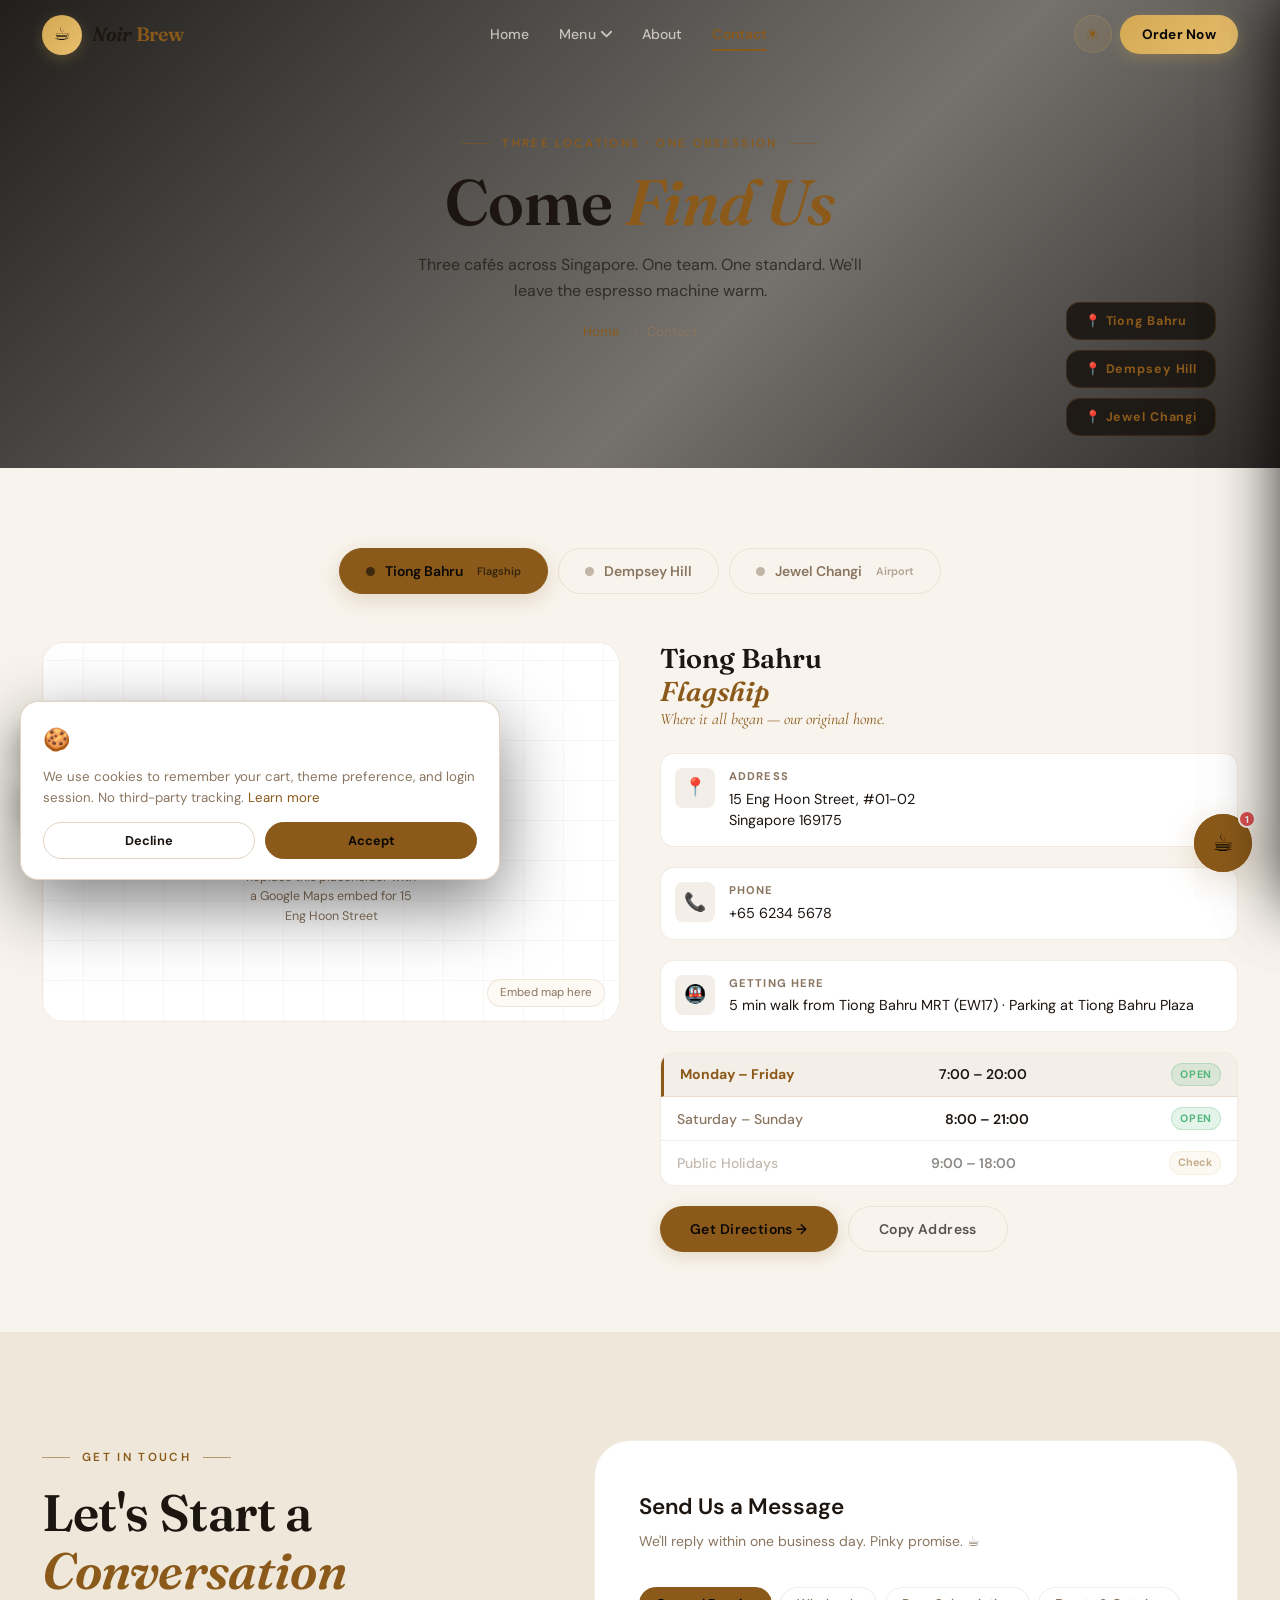
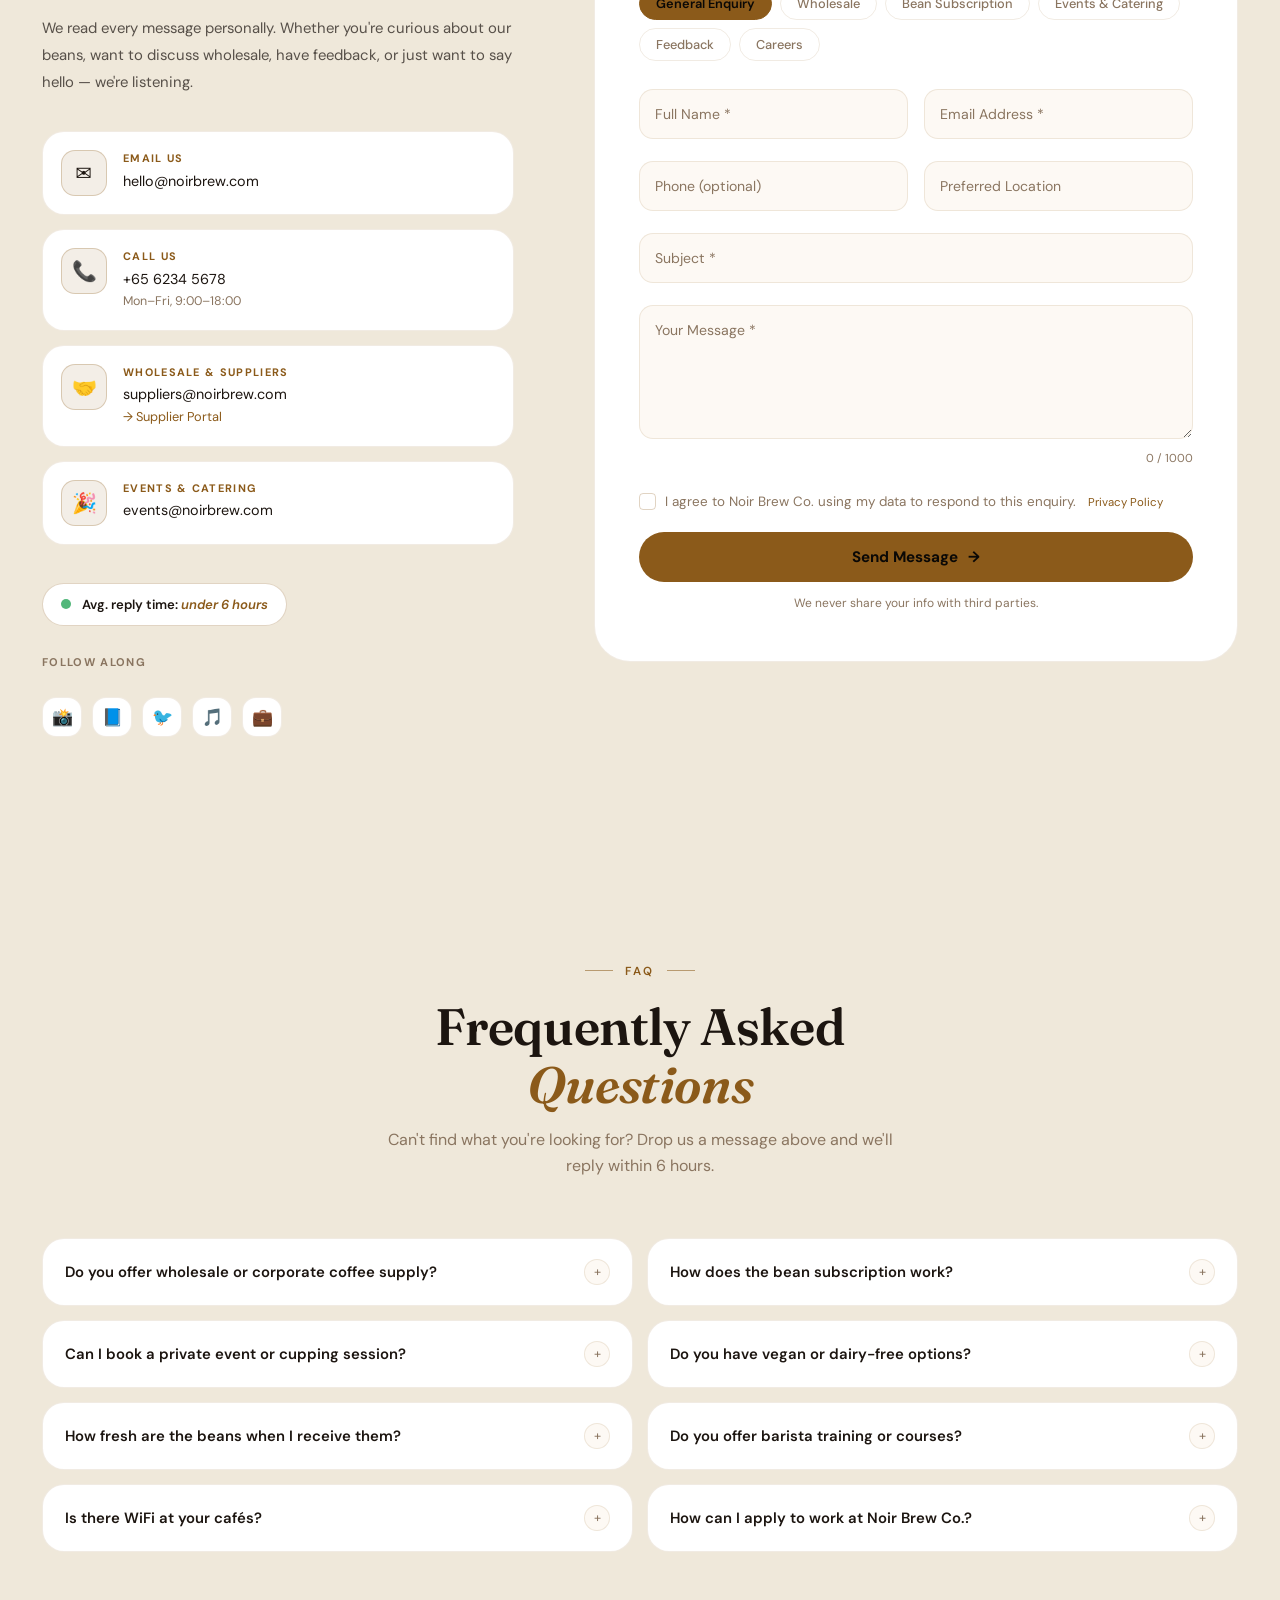
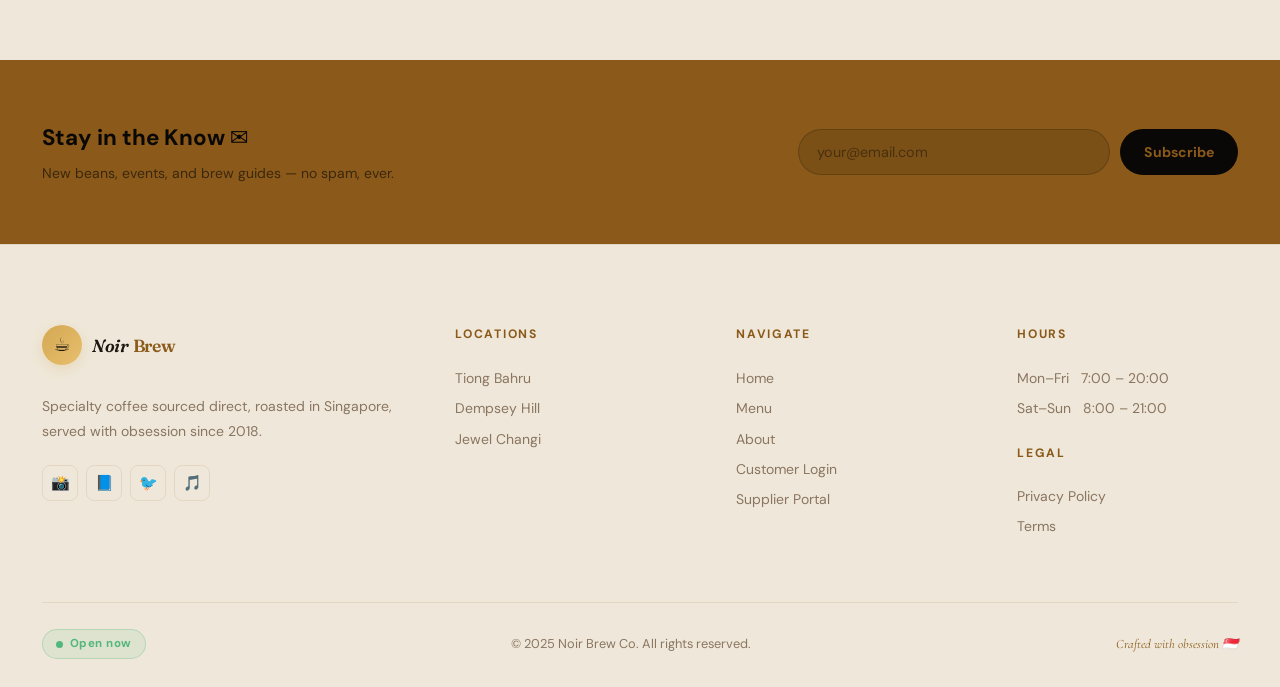
<file: contact.html>
<!doctype html>
<html lang="en">
  <head>
    <meta charset="UTF-8" />
    <meta name="viewport" content="width=device-width, initial-scale=1.0" />
    <meta
      name="description"
      content="Find Noir Brew Co. — Three café locations in Singapore. Contact us, visit us, or send a message."
    />
    <title>Contact & Locations — Noir Brew Co.</title>
    <link
      rel="icon"
      type="image/svg+xml"
      href="data:image/svg+xml,<svg xmlns='http://www.w3.org/2000/svg' viewBox='0 0 32 32'><path fill='%23222' d='M2,24h24v2H2V24z M22,6H4v12c0,3.3,2.7,6,6,6h6c3.3,0,6-2.7,6-6v-2h2c2.2,0,4-1.8,4-4V10C26,7.8,24.2,6,22,6z M22,14h-2V10h2c1.1,0,2,0.9,2,2V12C24,13.1,23.1,14,22,14z'/></svg>"
      media="(prefers-color-scheme: light)"
    />

    <link
      rel="icon"
      type="image/svg+xml"
      href="data:image/svg+xml,<svg xmlns='http://www.w3.org/2000/svg' viewBox='0 0 32 32'><path fill='%23fff' d='M2,24h24v2H2V24z M22,6H4v12c0,3.3,2.7,6,6,6h6c3.3,0,6-2.7,6-6v-2h2c2.2,0,4-1.8,4-4V10C26,7.8,24.2,6,22,6z M22,14h-2V10h2c1.1,0,2,0.9,2,2V12C24,13.1,23.1,14,22,14z'/></svg>"
      media="(prefers-color-scheme: dark)"
    />

    <link rel="stylesheet" href="./css/style.css" />
    <link rel="stylesheet" href="./css/contact.css" />
    <link rel="stylesheet" href="./css/animations.css" />
    <link rel="stylesheet" href="./css/navbar.css" />
    <link rel="stylesheet" href="./css/theme.css" />
  </head>
  <body>
    <!-- LOADER -->
    <div id="pageLoader">
      <div class="loader__cup">
        <svg viewBox="0 0 64 64" xmlns="http://www.w3.org/2000/svg">
          <path
            d="M20 18 Q22 10 20 4"
            stroke="#d4a853"
            stroke-width="2"
            fill="none"
            stroke-linecap="round"
            style="animation: steamRise 1.4s ease-in-out infinite"
          />
          <path
            d="M32 16 Q34 8 32 2"
            stroke="#d4a853"
            stroke-width="2"
            fill="none"
            stroke-linecap="round"
            style="animation: steamRise 1.4s ease-in-out 0.25s infinite"
          />
          <path
            d="M44 18 Q46 10 44 4"
            stroke="#d4a853"
            stroke-width="2"
            fill="none"
            stroke-linecap="round"
            style="animation: steamRise 1.4s ease-in-out 0.5s infinite"
          />
          <path
            d="M12 24 L16 58 Q16 60 18 60 L46 60 Q48 60 48 58 L52 24 Z"
            fill="#1a1511"
            stroke="#d4a853"
            stroke-width="1.5"
          />
          <path
            d="M52 34 Q62 34 62 44 Q62 54 52 54"
            stroke="#d4a853"
            stroke-width="2"
            fill="none"
            stroke-linecap="round"
          />
          <ellipse
            cx="32"
            cy="26"
            rx="20"
            ry="4"
            fill="#d4a853"
            opacity="0.85"
          />
        </svg>
      </div>
      <div class="loader__logo">Find Us</div>
      <div class="loader__track">
        <div class="loader__bar" id="loaderBar"></div>
      </div>
    </div>
    <div id="themeCurtain"></div>

    <!-- NAVBAR -->
    <nav class="navbar" id="navbar">
      <div class="container navbar__inner">
        <a href="index.html" class="logo">
          <div class="logo__cup">☕</div>
          <div class="logo__text">Noir <em>Brew</em></div>
        </a>
        <ul class="navbar__links">
          <li><a href="index.html" class="nav-link">Home</a></li>
          <li class="has-dropdown">
            <a class="nav-link dropdown-toggle" tabindex="0"
              >Menu
              <svg class="chevron" viewBox="0 0 12 8">
                <path d="M1 1l5 5 5-5" />
              </svg>
            </a>
            <div class="dropdown-menu">
              <a href="menu.html" class="dropdown-item"
                ><span class="dropdown-icon">☕</span>
                <div>
                  <div class="dropdown-label">Hot Drinks</div>
                  <div class="dropdown-sub">Espresso, lattes & more</div>
                </div></a
              >
              <a href="menu.html#cold" class="dropdown-item"
                ><span class="dropdown-icon">🧊</span>
                <div>
                  <div class="dropdown-label">Cold Brews</div>
                  <div class="dropdown-sub">Nitro, iced & sparkling</div>
                </div></a
              >
              <a href="menu.html#beans" class="dropdown-item"
                ><span class="dropdown-icon">🫘</span>
                <div>
                  <div class="dropdown-label">Whole Beans</div>
                  <div class="dropdown-sub">Single-origin bags</div>
                </div></a
              >
            </div>
          </li>
          <li><a href="about.html" class="nav-link">About</a></li>
          <li><a href="contact.html" class="nav-link active">Contact</a></li>
        </ul>
        <div class="navbar__actions">
          <button class="theme-btn" id="themeBtn" title="Toggle theme">
            🌙
          </button>
          <a href="menu.html" class="btn btn-primary">Order Now</a>
          <button
            class="hamburger"
            id="hamburger"
            aria-label="Open menu"
            aria-expanded="false"
          >
            <span></span><span></span><span></span>
          </button>
        </div>
      </div>
    </nav>

    <!-- MOBILE OVERLAY -->
    <div class="mob-overlay" id="mobOverlay"></div>
    <div class="mob-menu" id="mobMenu">
      <ul class="mob-menu__links">
        <li><a href="index.html" class="mob-link">🏠 &nbsp;Home</a></li>
        <li><a href="menu.html" class="mob-link">☕ &nbsp;Menu</a></li>
        <li><a href="about.html" class="mob-link">🫘 &nbsp;About Us</a></li>
        <li>
          <a href="contact.html" class="mob-link active">📍 &nbsp;Contact</a>
        </li>
        <li>
          <a href="login.html" class="mob-link">👤 &nbsp;Customer Login</a>
        </li>
        <li>
          <a href="supplier-login.html" class="mob-link"
            >📦 &nbsp;Supplier Portal</a
          >
        </li>
      </ul>
      <div class="mob-menu__divider"></div>
      <div class="mob-menu__actions">
        <a
          href="login.html"
          class="btn btn-outline"
          style="justify-content: center"
          >Sign In</a
        >
        <a
          href="menu.html"
          class="btn btn-primary"
          style="justify-content: center"
          >Order Now</a
        >
      </div>
    </div>

    <!-- PAGE HERO -->
    <section class="page-hero" style="height: 52vh; min-height: 360px">
      <div class="page-hero__bg contact-hero-bg"></div>
      <div
        class="page-hero__over"
        style="
          background: linear-gradient(
            135deg,
            rgba(10, 8, 6, 0.9) 0%,
            rgba(10, 8, 6, 0.55) 60%,
            rgba(10, 8, 6, 0.85) 100%
          );
        "
      ></div>

      <!-- Floating quick-links -->
      <div
        style="
          position: absolute;
          bottom: 32px;
          right: 5%;
          display: flex;
          flex-direction: column;
          gap: 10px;
          z-index: 3;
        "
        class="reveal-r"
      >
        <button
          onclick="
            document
              .getElementById('loc-tiong')
              .scrollIntoView({ behavior: 'smooth' })
          "
          style="
            background: rgba(26, 21, 17, 0.88);
            backdrop-filter: blur(12px);
            border: 1px solid var(--c-border-strong);
            border-radius: var(--r-md);
            padding: 10px 18px;
            color: var(--c-gold);
            font-size: 0.78rem;
            font-weight: 700;
            letter-spacing: 0.07em;
            cursor: pointer;
            text-align: left;
            transition: all 0.3s;
          "
          onmouseenter="
            this.style.background = 'var(--c-gold)';
            this.style.color = '#0a0806';
          "
          onmouseleave="
            this.style.background = 'rgba(26,21,17,.88)';
            this.style.color = 'var(--c-gold)';
          "
        >
          📍 Tiong Bahru
        </button>
        <button
          onclick="
            document
              .getElementById('loc-dempsey')
              .scrollIntoView({ behavior: 'smooth' })
          "
          style="
            background: rgba(26, 21, 17, 0.88);
            backdrop-filter: blur(12px);
            border: 1px solid var(--c-border-strong);
            border-radius: var(--r-md);
            padding: 10px 18px;
            color: var(--c-gold);
            font-size: 0.78rem;
            font-weight: 700;
            letter-spacing: 0.07em;
            cursor: pointer;
            text-align: left;
            transition: all 0.3s;
          "
          onmouseenter="
            this.style.background = 'var(--c-gold)';
            this.style.color = '#0a0806';
          "
          onmouseleave="
            this.style.background = 'rgba(26,21,17,.88)';
            this.style.color = 'var(--c-gold)';
          "
        >
          📍 Dempsey Hill
        </button>
        <button
          onclick="
            document
              .getElementById('loc-changi')
              .scrollIntoView({ behavior: 'smooth' })
          "
          style="
            background: rgba(26, 21, 17, 0.88);
            backdrop-filter: blur(12px);
            border: 1px solid var(--c-border-strong);
            border-radius: var(--r-md);
            padding: 10px 18px;
            color: var(--c-gold);
            font-size: 0.78rem;
            font-weight: 700;
            letter-spacing: 0.07em;
            cursor: pointer;
            text-align: left;
            transition: all 0.3s;
          "
          onmouseenter="
            this.style.background = 'var(--c-gold)';
            this.style.color = '#0a0806';
          "
          onmouseleave="
            this.style.background = 'rgba(26,21,17,.88)';
            this.style.color = 'var(--c-gold)';
          "
        >
          📍 Jewel Changi
        </button>
      </div>

      <div
        class="page-hero__content"
        style="animation: fadeUp 0.8s var(--ease-out) 0.3s both"
      >
        <div
          class="eyebrow"
          style="justify-content: center; margin-bottom: 14px"
        >
          Three Locations · One Obsession
        </div>
        <h1 class="page-hero__title">
          Come <em style="color: var(--c-gold); font-style: italic">Find Us</em>
        </h1>
        <p
          style="
            color: var(--c-cream-dim);
            font-size: 1rem;
            margin: 12px auto 0;
            max-width: 44ch;
            text-align: center;
          "
        >
          Three cafés across Singapore. One team. One standard. We'll leave the
          espresso machine warm.
        </p>
        <div class="breadcrumb" style="margin-top: 18px">
          <a href="index.html">Home</a>
          <span style="opacity: 0.4">→</span>
          <span>Contact</span>
        </div>
      </div>
    </section>

    <!-- LOCATION TABS -->
    <div class="location-tabs-wrap">
      <div class="container">
        <!-- Tab switcher -->
        <div class="location-tabs" role="tablist">
          <button
            class="loc-tab active"
            data-loc="loc-tiong"
            role="tab"
            aria-selected="true"
          >
            <span class="loc-tab__dot"></span> Tiong Bahru
            <span
              style="
                font-size: 0.68rem;
                color: inherit;
                opacity: 0.65;
                margin-left: 4px;
              "
              >Flagship</span
            >
          </button>
          <button
            class="loc-tab"
            data-loc="loc-dempsey"
            role="tab"
            aria-selected="false"
          >
            <span class="loc-tab__dot"></span> Dempsey Hill
          </button>
          <button
            class="loc-tab"
            data-loc="loc-changi"
            role="tab"
            aria-selected="false"
          >
            <span class="loc-tab__dot"></span> Jewel Changi
            <span
              style="
                font-size: 0.68rem;
                color: inherit;
                opacity: 0.65;
                margin-left: 4px;
              "
              >Airport</span
            >
          </button>
        </div>

        <!-- ─── TIONG BAHRU ─── -->
        <div class="loc-panel active" id="loc-tiong" role="tabpanel">
          <div class="loc-grid">
            <!-- Map -->
            <div class="map-box reveal-l">
              <div class="map-placeholder">
                <span class="map-placeholder__pin">📍</span>
                <span class="map-placeholder__label"
                  >Tiong Bahru, Singapore</span
                >
                <p
                  style="
                    font-size: 0.78rem;
                    color: var(--c-muted);
                    text-align: center;
                    position: relative;
                    z-index: 1;
                    max-width: 22ch;
                  "
                >
                  Replace this placeholder with a Google Maps embed for 15 Eng
                  Hoon Street
                </p>
                <span class="map-placeholder__hint">Embed map here</span>
              </div>
              <!-- Uncomment and paste your Google Maps embed:
          <iframe
            src="https://www.google.com/maps/embed?pb=…"
            allowfullscreen="" loading="lazy"
            referrerpolicy="no-referrer-when-downgrade">
          </iframe> -->
            </div>

            <!-- Details -->
            <div class="loc-details reveal-r">
              <div>
                <div class="loc-name">
                  Tiong Bahru<br /><em
                    style="color: var(--c-gold); font-style: italic"
                    >Flagship</em
                  >
                </div>
                <p class="loc-tagline">
                  Where it all began — our original home.
                </p>
              </div>

              <div class="loc-info-row">
                <div class="loc-info-icon">📍</div>
                <div>
                  <div class="loc-info-label">Address</div>
                  <div class="loc-info-val">
                    15 Eng Hoon Street, #01-02<br />Singapore 169175
                  </div>
                </div>
              </div>
              <div class="loc-info-row">
                <div class="loc-info-icon">📞</div>
                <div>
                  <div class="loc-info-label">Phone</div>
                  <div class="loc-info-val">
                    <a href="tel:+6562345678">+65 6234 5678</a>
                  </div>
                </div>
              </div>
              <div class="loc-info-row">
                <div class="loc-info-icon">🚇</div>
                <div>
                  <div class="loc-info-label">Getting Here</div>
                  <div class="loc-info-val">
                    5 min walk from Tiong Bahru MRT (EW17) · Parking at Tiong
                    Bahru Plaza
                  </div>
                </div>
              </div>

              <!-- Hours table -->
              <div class="hours-table">
                <div class="hours-row" data-days="1,2,3,4,5">
                  <span class="hours-day">Monday – Friday</span>
                  <span class="hours-time">7:00 – 20:00</span>
                  <span class="hours-open">Open</span>
                </div>
                <div class="hours-row" data-days="6,0">
                  <span class="hours-day">Saturday – Sunday</span>
                  <span class="hours-time">8:00 – 21:00</span>
                  <span class="hours-open">Open</span>
                </div>
                <div class="hours-row" style="opacity: 0.5">
                  <span class="hours-day">Public Holidays</span>
                  <span class="hours-time">9:00 – 18:00</span>
                  <span
                    style="
                      font-size: 0.67rem;
                      font-weight: 700;
                      padding: 2px 8px;
                      border-radius: var(--r-full);
                      background: rgba(212, 168, 83, 0.15);
                      color: var(--c-gold);
                      border: 1px solid rgba(212, 168, 83, 0.25);
                    "
                    >Check</span
                  >
                </div>
              </div>

              <div class="loc-actions">
                <button
                  class="btn btn-primary"
                  onclick="openMaps('15 Eng Hoon Street Singapore')"
                >
                  Get Directions →
                </button>
                <button
                  class="btn btn-ghost"
                  onclick="
                    copyAddress('15 Eng Hoon Street, #01-02, Singapore 169175')
                  "
                >
                  Copy Address
                </button>
              </div>
            </div>
          </div>
        </div>

        <!-- ─── DEMPSEY ─── -->
        <div class="loc-panel" id="loc-dempsey" role="tabpanel">
          <div class="loc-grid">
            <div class="map-box reveal-l">
              <div class="map-placeholder">
                <span class="map-placeholder__pin">📍</span>
                <span class="map-placeholder__label"
                  >Dempsey Hill, Singapore</span
                >
                <p
                  style="
                    font-size: 0.78rem;
                    color: var(--c-muted);
                    text-align: center;
                    position: relative;
                    z-index: 1;
                    max-width: 22ch;
                  "
                >
                  Replace with Google Maps embed for 12 Dempsey Road
                </p>
                <span class="map-placeholder__hint">Embed map here</span>
              </div>
            </div>
            <div class="loc-details reveal-r">
              <div>
                <div class="loc-name">Dempsey Hill</div>
                <p class="loc-tagline">
                  Watch your beans roast live on our open floor.
                </p>
              </div>
              <div class="loc-info-row">
                <div class="loc-info-icon">📍</div>
                <div>
                  <div class="loc-info-label">Address</div>
                  <div class="loc-info-val">
                    12 Dempsey Road, #01-15<br />Singapore 249677
                  </div>
                </div>
              </div>
              <div class="loc-info-row">
                <div class="loc-info-icon">📞</div>
                <div>
                  <div class="loc-info-label">Phone</div>
                  <div class="loc-info-val">
                    <a href="tel:+6562349012">+65 6234 9012</a>
                  </div>
                </div>
              </div>
              <div class="loc-info-row">
                <div class="loc-info-icon">🚌</div>
                <div>
                  <div class="loc-info-label">Getting Here</div>
                  <div class="loc-info-val">
                    Bus 7, 75, 77, 105, 106, 123, 174 · Ample free parking
                    on-site
                  </div>
                </div>
              </div>
              <div class="hours-table">
                <div class="hours-row" data-days="1,2,3,4,5">
                  <span class="hours-day">Monday – Friday</span>
                  <span class="hours-time">7:00 – 20:00</span>
                  <span class="hours-open">Open</span>
                </div>
                <div class="hours-row" data-days="6,0">
                  <span class="hours-day">Saturday – Sunday</span>
                  <span class="hours-time">8:00 – 21:00</span>
                  <span class="hours-open">Open</span>
                </div>
                <div class="hours-row" style="opacity: 0.5">
                  <span class="hours-day">Public Holidays</span>
                  <span class="hours-time">9:00 – 18:00</span>
                  <span
                    style="
                      font-size: 0.67rem;
                      font-weight: 700;
                      padding: 2px 8px;
                      border-radius: var(--r-full);
                      background: rgba(212, 168, 83, 0.15);
                      color: var(--c-gold);
                      border: 1px solid rgba(212, 168, 83, 0.25);
                    "
                    >Check</span
                  >
                </div>
              </div>
              <div class="loc-actions">
                <button
                  class="btn btn-primary"
                  onclick="openMaps('12 Dempsey Road Singapore')"
                >
                  Get Directions →
                </button>
                <button
                  class="btn btn-ghost"
                  onclick="
                    copyAddress('12 Dempsey Road, #01-15, Singapore 249677')
                  "
                >
                  Copy Address
                </button>
              </div>
            </div>
          </div>
        </div>

        <!-- ─── CHANGI ─── -->
        <div class="loc-panel" id="loc-changi" role="tabpanel">
          <div class="loc-grid">
            <div class="map-box reveal-l">
              <div class="map-placeholder">
                <span class="map-placeholder__pin">✈️</span>
                <span class="map-placeholder__label">Jewel Changi Airport</span>
                <p
                  style="
                    font-size: 0.78rem;
                    color: var(--c-muted);
                    text-align: center;
                    position: relative;
                    z-index: 1;
                    max-width: 22ch;
                  "
                >
                  Replace with Google Maps embed for Jewel Changi Airport
                </p>
                <span class="map-placeholder__hint">Embed map here</span>
              </div>
            </div>
            <div class="loc-details reveal-r">
              <div>
                <div class="loc-name">
                  Jewel Changi<br /><em
                    style="color: var(--c-gold); font-style: italic"
                    >Airport</em
                  >
                </div>
                <p class="loc-tagline">Coffee worth missing your flight for.</p>
              </div>
              <div class="loc-info-row">
                <div class="loc-info-icon">📍</div>
                <div>
                  <div class="loc-info-label">Address</div>
                  <div class="loc-info-val">
                    78 Airport Blvd, #B1-01, Jewel<br />Singapore 819666
                  </div>
                </div>
              </div>
              <div class="loc-info-row">
                <div class="loc-info-icon">📞</div>
                <div>
                  <div class="loc-info-label">Phone</div>
                  <div class="loc-info-val">
                    <a href="tel:+6562343456">+65 6234 3456</a>
                  </div>
                </div>
              </div>
              <div class="loc-info-row">
                <div class="loc-info-icon">✈️</div>
                <div>
                  <div class="loc-info-label">Getting Here</div>
                  <div class="loc-info-val">
                    Direct link to Changi Airport T1/T2/T3 · MRT: Changi Airport
                    (CG2)
                  </div>
                </div>
              </div>
              <div class="hours-table">
                <div class="hours-row" data-days="1,2,3,4,5,6,0">
                  <span class="hours-day">Daily (incl. PH)</span>
                  <span class="hours-time">6:00 – 23:00</span>
                  <span class="hours-open">Open</span>
                </div>
              </div>
              <div class="loc-actions">
                <button
                  class="btn btn-primary"
                  onclick="openMaps('Jewel Changi Airport Singapore')"
                >
                  Get Directions →
                </button>
                <button
                  class="btn btn-ghost"
                  onclick="
                    copyAddress(
                      '78 Airport Blvd, #B1-01, Jewel Changi Airport, Singapore 819666',
                    )
                  "
                >
                  Copy Address
                </button>
              </div>
            </div>
          </div>
        </div>

        <!-- Bottom padding -->
        <div style="height: 80px"></div>
      </div>
    </div>

    <!-- CONTACT FORM + SIDEBAR -->
    <section class="contact-section" id="contact">
      <div class="container">
        <div class="contact-grid">
          <!-- ─── Left: Info ─── -->
          <div class="contact-info">
            <div class="eyebrow reveal">Get in Touch</div>
            <h2 class="contact-info__title reveal d1">
              Let's Start a<br />
              <em style="color: var(--c-gold); font-style: italic"
                >Conversation</em
              >
            </h2>
            <p class="contact-info__text reveal d2">
              We read every message personally. Whether you're curious about our
              beans, want to discuss wholesale, have feedback, or just want to
              say hello — we're listening.
            </p>

            <div class="c-info-card reveal d2">
              <div class="c-info-icon">✉️</div>
              <div>
                <div class="c-info-label">Email Us</div>
                <div class="c-info-val">
                  <a href="mailto:hello@noirbrew.com">hello@noirbrew.com</a>
                </div>
              </div>
            </div>
            <div class="c-info-card reveal d3">
              <div class="c-info-icon">📞</div>
              <div>
                <div class="c-info-label">Call Us</div>
                <div class="c-info-val">
                  <a href="tel:+6562345678">+65 6234 5678</a><br />
                  <span style="font-size: 0.78rem; color: var(--c-muted)"
                    >Mon–Fri, 9:00–18:00</span
                  >
                </div>
              </div>
            </div>
            <div class="c-info-card reveal d4">
              <div class="c-info-icon">🤝</div>
              <div>
                <div class="c-info-label">Wholesale & Suppliers</div>
                <div class="c-info-val">
                  <a href="mailto:suppliers@noirbrew.com"
                    >suppliers@noirbrew.com</a
                  ><br />
                  <a
                    href="supplier-login.html"
                    style="font-size: 0.8rem; color: var(--c-gold)"
                    >→ Supplier Portal</a
                  >
                </div>
              </div>
            </div>
            <div class="c-info-card reveal d5">
              <div class="c-info-icon">🎉</div>
              <div>
                <div class="c-info-label">Events & Catering</div>
                <div class="c-info-val">
                  <a href="mailto:events@noirbrew.com">events@noirbrew.com</a>
                </div>
              </div>
            </div>

            <!-- Response time badge -->
            <div
              style="
                display: inline-flex;
                align-items: center;
                gap: 11px;
                background: var(--c-bg-card);
                border: 1px solid var(--c-border-strong);
                border-radius: var(--r-full);
                padding: 10px 18px;
                margin-top: 24px;
              "
              class="reveal"
            >
              <div
                style="
                  width: 10px;
                  height: 10px;
                  border-radius: 50%;
                  background: #52b77a;
                  animation: locPulse 2s ease-in-out infinite;
                "
              ></div>
              <span
                style="
                  font-size: 0.82rem;
                  font-weight: 600;
                  color: var(--c-cream);
                "
              >
                Avg. reply time:
                <em style="color: var(--c-gold)">under 6 hours</em>
              </span>
            </div>

            <!-- Social -->
            <div style="margin-top: 28px" class="reveal">
              <div
                style="
                  font-size: 0.7rem;
                  font-weight: 700;
                  letter-spacing: 0.12em;
                  text-transform: uppercase;
                  color: var(--c-muted);
                  margin-bottom: 12px;
                "
              >
                Follow Along
              </div>
              <div class="contact-social">
                <a
                  href="#"
                  class="cs-link"
                  title="Instagram"
                  aria-label="Instagram"
                  >📸</a
                >
                <a
                  href="#"
                  class="cs-link"
                  title="Facebook"
                  aria-label="Facebook"
                  >📘</a
                >
                <a
                  href="#"
                  class="cs-link"
                  title="Twitter/X"
                  aria-label="Twitter"
                  >🐦</a
                >
                <a href="#" class="cs-link" title="TikTok" aria-label="TikTok"
                  >🎵</a
                >
                <a
                  href="#"
                  class="cs-link"
                  title="LinkedIn"
                  aria-label="LinkedIn"
                  >💼</a
                >
              </div>
            </div>
          </div>

          <!-- ─── Right: Form ─── -->
          <div class="reveal-r">
            <div class="cf-form">
              <div class="cf-form__title">Send Us a Message</div>
              <p class="cf-form__sub">
                We'll reply within one business day. Pinky promise. ☕
              </p>

              <!-- Topic chips -->
              <div class="topic-chips" role="group" aria-label="Message topic">
                <button type="button" class="topic-chip selected">
                  General Enquiry
                </button>
                <button type="button" class="topic-chip">Wholesale</button>
                <button type="button" class="topic-chip">
                  Bean Subscription
                </button>
                <button type="button" class="topic-chip">
                  Events & Catering
                </button>
                <button type="button" class="topic-chip">Feedback</button>
                <button type="button" class="topic-chip">Careers</button>
              </div>
              <input
                type="hidden"
                id="topicInput"
                name="topic"
                value="General Enquiry"
              />

              <form id="contactForm" novalidate>
                <!-- Row: name + email -->
                <div class="cf-row-2">
                  <div class="fl-group">
                    <input
                      class="fl-input"
                      type="text"
                      id="nameInput"
                      name="name"
                      placeholder=" "
                      autocomplete="name"
                      data-validate="name"
                      required
                    />
                    <label class="fl-label" for="nameInput">Full Name *</label>
                    <span class="fl-icon" aria-hidden="true"></span>
                    <span class="fl-error" role="alert"></span>
                  </div>
                  <div class="fl-group">
                    <input
                      class="fl-input"
                      type="email"
                      id="emailInput"
                      name="email"
                      placeholder=" "
                      autocomplete="email"
                      data-validate="email"
                      required
                    />
                    <label class="fl-label" for="emailInput"
                      >Email Address *</label
                    >
                    <span class="fl-icon" aria-hidden="true"></span>
                    <span class="fl-error" role="alert"></span>
                  </div>
                </div>

                <!-- Row: phone + location -->
                <div class="cf-row-2">
                  <div class="fl-group">
                    <input
                      class="fl-input"
                      type="tel"
                      id="phoneInput"
                      name="phone"
                      placeholder=" "
                      autocomplete="tel"
                      data-validate="phone"
                      data-optional="true"
                    />
                    <label class="fl-label" for="phoneInput"
                      >Phone (optional)</label
                    >
                    <span class="fl-icon" aria-hidden="true"></span>
                    <span class="fl-error" role="alert"></span>
                  </div>
                  <div class="fl-group">
                    <select
                      class="fl-select"
                      id="locationSelect"
                      name="location"
                      aria-label="Preferred location"
                    >
                      <option value="" disabled selected></option>
                      <option>Tiong Bahru (Flagship)</option>
                      <option>Dempsey Hill</option>
                      <option>Jewel Changi Airport</option>
                      <option>Online / General</option>
                    </select>
                    <label class="fl-label" for="locationSelect"
                      >Preferred Location</label
                    >
                  </div>
                </div>

                <!-- Subject -->
                <div class="fl-group">
                  <input
                    class="fl-input"
                    type="text"
                    id="subjectInput"
                    name="subject"
                    placeholder=" "
                    data-validate="subject"
                    required
                  />
                  <label class="fl-label" for="subjectInput">Subject *</label>
                  <span class="fl-icon" aria-hidden="true"></span>
                  <span class="fl-error" role="alert"></span>
                </div>

                <!-- Message -->
                <div class="fl-group">
                  <textarea
                    class="fl-textarea"
                    id="msgArea"
                    name="message"
                    placeholder=" "
                    rows="5"
                    maxlength="1000"
                    data-validate="message"
                    required
                  ></textarea>
                  <label class="fl-label" for="msgArea">Your Message *</label>
                  <span
                    class="fl-icon"
                    style="top: 18px; transform: none"
                    aria-hidden="true"
                  ></span>
                  <span class="fl-error" role="alert"></span>
                  <div class="cf-char">
                    <span id="charCount">0 / 1000</span>
                  </div>
                </div>

                <!-- Consent checkbox -->
                <div style="margin-bottom: 20px">
                  <label class="form-check">
                    <input
                      type="checkbox"
                      id="consentCheck"
                      name="consent"
                      required
                    />
                    <span class="check-box"></span>
                    <span
                      >I agree to Noir Brew Co. using my data to respond to this
                      enquiry. &nbsp;
                      <a
                        href="#"
                        style="color: var(--c-gold); font-size: 0.85em"
                        >Privacy Policy</a
                      >
                    </span>
                  </label>
                </div>

                <!-- Wrap for form body vs success -->
                <div id="formWrap">
                  <button class="cf-submit" type="submit" id="submitBtn">
                    <span>Send Message</span>
                    <span>→</span>
                  </button>
                  <p
                    style="
                      text-align: center;
                      font-size: 0.75rem;
                      color: var(--c-muted);
                      margin-top: 12px;
                    "
                  >
                    We never share your info with third parties.
                  </p>
                </div>
              </form>

              <!-- Success overlay -->
              <div class="cf-success" id="successMsg">
                <span class="cf-success__icon">✅</span>
                <div class="cf-success__title">Message Received!</div>
                <p class="cf-success__text">
                  Thanks for reaching out! A member of our team will reply to
                  <strong
                    id="successEmail"
                    style="color: var(--c-gold)"
                  ></strong>
                  within one business day.
                  <br /><br />
                  In the meantime, why not
                  <a href="menu.html" style="color: var(--c-gold)"
                    >explore our menu?</a
                  >
                </p>
              </div>
            </div>
          </div>
        </div>
      </div>
    </section>

    <!-- FAQ SECTION -->
    <section class="faq-section section--alt" id="faq">
      <div class="container">
        <div class="section__header section__header--center">
          <div class="eyebrow reveal">FAQ</div>
          <h2 class="reveal d1">
            Frequently Asked<br />
            <em style="color: var(--c-gold); font-style: italic">Questions</em>
          </h2>
          <p
            class="reveal d2"
            style="
              text-align: center;
              margin: 14px auto 0;
              max-width: 48ch;
              color: var(--c-muted);
            "
          >
            Can't find what you're looking for? Drop us a message above and
            we'll reply within 6 hours.
          </p>
        </div>

        <div class="faq-grid">
          <div class="faq-item reveal" tabindex="0">
            <div class="faq-q" role="button" aria-expanded="false">
              <span class="faq-q__text"
                >Do you offer wholesale or corporate coffee supply?</span
              >
              <span class="faq-icon" aria-hidden="true">+</span>
            </div>
            <div class="faq-a" aria-hidden="true">
              <p>
                Yes — we supply offices, hotels, and restaurants across
                Singapore. Visit our
                <a href="supplier-login.html">Supplier Portal</a> to register
                your interest. Minimum order is 2kg/week for wholesale accounts.
                We provide equipment support and barista training.
              </p>
            </div>
          </div>

          <div class="faq-item reveal d1" tabindex="0">
            <div class="faq-q" role="button" aria-expanded="false">
              <span class="faq-q__text"
                >How does the bean subscription work?</span
              >
              <span class="faq-icon" aria-hidden="true">+</span>
            </div>
            <div class="faq-a" aria-hidden="true">
              <p>
                Choose your preferred origin, grind (or whole bean), and
                frequency (fortnightly or monthly). Beans are roasted to order
                and dispatched within 48 hours. You can pause, skip, or cancel
                any time with no fee. First bag ships at 20% off.
              </p>
            </div>
          </div>

          <div class="faq-item reveal d2" tabindex="0">
            <div class="faq-q" role="button" aria-expanded="false">
              <span class="faq-q__text"
                >Can I book a private event or cupping session?</span
              >
              <span class="faq-icon" aria-hidden="true">+</span>
            </div>
            <div class="faq-a" aria-hidden="true">
              <p>
                Absolutely. We host private cuppings, team coffee workshops, and
                branded pop-ups. Our Tiong Bahru and Dempsey locations have
                private event spaces. Email
                <a href="mailto:events@noirbrew.com">events@noirbrew.com</a>
                with your date and group size.
              </p>
            </div>
          </div>

          <div class="faq-item reveal d3" tabindex="0">
            <div class="faq-q" role="button" aria-expanded="false">
              <span class="faq-q__text"
                >Do you have vegan or dairy-free options?</span
              >
              <span class="faq-icon" aria-hidden="true">+</span>
            </div>
            <div class="faq-a" aria-hidden="true">
              <p>
                Yes — all three cafés offer oat, almond, and soy milk at no
                extra charge. Most drinks on our menu are vegan-adaptable. Look
                for the <strong>VG</strong> and <strong>DF</strong> tags on the
                menu page. We're also nut-allergy aware — ask your barista.
              </p>
            </div>
          </div>

          <div class="faq-item reveal d1" tabindex="0">
            <div class="faq-q" role="button" aria-expanded="false">
              <span class="faq-q__text"
                >How fresh are the beans when I receive them?</span
              >
              <span class="faq-icon" aria-hidden="true">+</span>
            </div>
            <div class="faq-a" aria-hidden="true">
              <p>
                Every bag is roasted to order and dispatched within 48 hours of
                roasting. We recommend waiting 5–7 days post-roast for filter
                and 10–14 days for espresso before brewing — the CO₂ degasses
                and flavour blooms. Your bag includes the roast date.
              </p>
            </div>
          </div>

          <div class="faq-item reveal d2" tabindex="0">
            <div class="faq-q" role="button" aria-expanded="false">
              <span class="faq-q__text"
                >Do you offer barista training or courses?</span
              >
              <span class="faq-icon" aria-hidden="true">+</span>
            </div>
            <div class="faq-a" aria-hidden="true">
              <p>
                Yes — we run SCA-certified Barista Skills and Brewing courses at
                our Dempsey location. Weekend courses are also available. Email
                <a href="mailto:hello@noirbrew.com">hello@noirbrew.com</a> with
                "Training" in the subject and we'll send you the schedule.
              </p>
            </div>
          </div>

          <div class="faq-item reveal d3" tabindex="0">
            <div class="faq-q" role="button" aria-expanded="false">
              <span class="faq-q__text">Is there WiFi at your cafés?</span>
              <span class="faq-icon" aria-hidden="true">+</span>
            </div>
            <div class="faq-a" aria-hidden="true">
              <p>
                All three locations have free, high-speed WiFi. Tiong Bahru and
                Dempsey have dedicated work areas with power points. Changi is
                naturally great for one-cup stopovers. We call it "Brew & Work"
                and we genuinely encourage it.
              </p>
            </div>
          </div>

          <div class="faq-item reveal d4" tabindex="0">
            <div class="faq-q" role="button" aria-expanded="false">
              <span class="faq-q__text"
                >How can I apply to work at Noir Brew Co.?</span
              >
              <span class="faq-icon" aria-hidden="true">+</span>
            </div>
            <div class="faq-a" aria-hidden="true">
              <p>
                We love proactive applications. Send your CV and a short note on
                your coffee journey (and why Noir Brew) to
                <a href="mailto:hello@noirbrew.com">hello@noirbrew.com</a> with
                the subject "Careers". No formal experience required for
                front-of-house — passion and curiosity matter most.
              </p>
            </div>
          </div>
        </div>
      </div>
    </section>

    <!-- NEWSLETTER -->
    <div class="contact-newsletter">
      <div class="container">
        <div class="cn-inner">
          <div class="cn-text">
            <div class="cn-title">Stay in the Know ✉️</div>
            <p class="cn-sub">
              New beans, events, and brew guides — no spam, ever.
            </p>
          </div>
          <form class="cn-form" id="cnForm">
            <input
              class="cn-input"
              type="email"
              id="cnEmail"
              name="email"
              placeholder="your@email.com"
              autocomplete="email"
              required
            />
            <button type="submit" class="cn-btn">Subscribe</button>
          </form>
        </div>
      </div>
    </div>

    <!-- FOOTER -->
    <footer class="footer">
      <div class="container">
        <div class="footer__grid">
          <div>
            <a
              href="index.html"
              class="logo"
              style="display: inline-flex; margin-bottom: 14px"
            >
              <div class="logo__cup">☕</div>
              <div class="logo__text" style="font-size: 1.1rem">
                Noir <em>Brew</em>
              </div>
            </a>
            <p class="footer__brand-desc">
              Specialty coffee sourced direct, roasted in Singapore, served with
              obsession since 2018.
            </p>
            <div class="footer__social">
              <a href="#" class="social-link">📸</a>
              <a href="#" class="social-link">📘</a>
              <a href="#" class="social-link">🐦</a>
              <a href="#" class="social-link">🎵</a>
            </div>
          </div>
          <div>
            <div class="footer__col-title">Locations</div>
            <span
              class="footer__link"
              style="cursor: pointer"
              onclick="
                switchTab('loc-tiong');
                window.scrollTo({ top: 0, behavior: 'smooth' });
              "
              >Tiong Bahru</span
            >
            <span
              class="footer__link"
              style="cursor: pointer"
              onclick="
                switchTab('loc-dempsey');
                window.scrollTo({ top: 0, behavior: 'smooth' });
              "
              >Dempsey Hill</span
            >
            <span
              class="footer__link"
              style="cursor: pointer"
              onclick="
                switchTab('loc-changi');
                window.scrollTo({ top: 0, behavior: 'smooth' });
              "
              >Jewel Changi</span
            >
          </div>
          <div>
            <div class="footer__col-title">Navigate</div>
            <a href="index.html" class="footer__link">Home</a>
            <a href="menu.html" class="footer__link">Menu</a>
            <a href="about.html" class="footer__link">About</a>
            <a href="login.html" class="footer__link">Customer Login</a>
            <a href="supplier-login.html" class="footer__link"
              >Supplier Portal</a
            >
          </div>
          <div>
            <div class="footer__col-title">Hours</div>
            <div class="footer__link" style="cursor: default">
              Mon–Fri &nbsp; 7:00 – 20:00
            </div>
            <div class="footer__link" style="cursor: default">
              Sat–Sun &nbsp; 8:00 – 21:00
            </div>
            <div class="footer__col-title" style="margin-top: 20px">Legal</div>
            <a href="#" class="footer__link">Privacy Policy</a>
            <a href="#" class="footer__link">Terms</a>
          </div>
        </div>
        <div class="footer__bottom">
          <span>© 2025 Noir Brew Co. All rights reserved.</span>
          <span
            style="
              font-family: var(--font-italic);
              font-style: italic;
              color: var(--c-gold);
            "
            >Crafted with obsession 🇸🇬</span
          >
        </div>
      </div>
    </footer>

    <!-- CHATBOT -->
    <button class="chatbot-fab" id="chatbotFab" aria-label="Open chat">
      <div class="fab-pulse"></div>
      <span class="fab-icon">☕</span>
      <div class="fab-badge" id="fabBadge">1</div>
    </button>
    <div class="chat-panel" id="chatPanel" aria-hidden="true">
      <div class="chat-header">
        <div class="chat-avatar">🤖</div>
        <div class="chat-info">
          <div class="chat-info__name">Noir AI Barista</div>
          <div class="chat-info__status">I can help you find us</div>
        </div>
      </div>
      <div class="chat-msgs" id="chatMsgs"></div>
      <div class="chat-input-row">
        <input
          class="chat-input"
          id="chatInput"
          placeholder="Ask about our locations…"
          autocomplete="off"
          maxlength="200"
        />
        <button class="chat-send" id="chatSend" aria-label="Send">➤</button>
      </div>
    </div>

    <div class="toast-wrap" id="toastWrap"></div>

    <!-- ===========================================
                      JS
    ==============================================-->
    <script src="./js/animations.js"></script>
    <script src="./js/main.js"></script>
    <script src="./js/chatbot.js"></script>
    <script src="./js/theme.js"></script>
    <script>
      // Expose switchTab globally for footer links
      function switchTab(id) {
        document
          .querySelectorAll(".loc-tab")
          .forEach((t) => t.classList.toggle("active", t.dataset.loc === id));
        document
          .querySelectorAll(".loc-panel")
          .forEach((p) => p.classList.toggle("active", p.id === id));
      }
      window.switchTab = switchTab;
    </script>
    <script src="js/contact.js"></script>

    <!-- Fill success email placeholder -->
    <script>
      document.getElementById("contactForm").addEventListener(
        "submit",
        () => {
          const email = document.getElementById("emailInput").value;
          const el = document.getElementById("successEmail");
          if (el && email) el.textContent = email;
        },
        { once: false },
      );
    </script>
  </body>
</html>
</file>
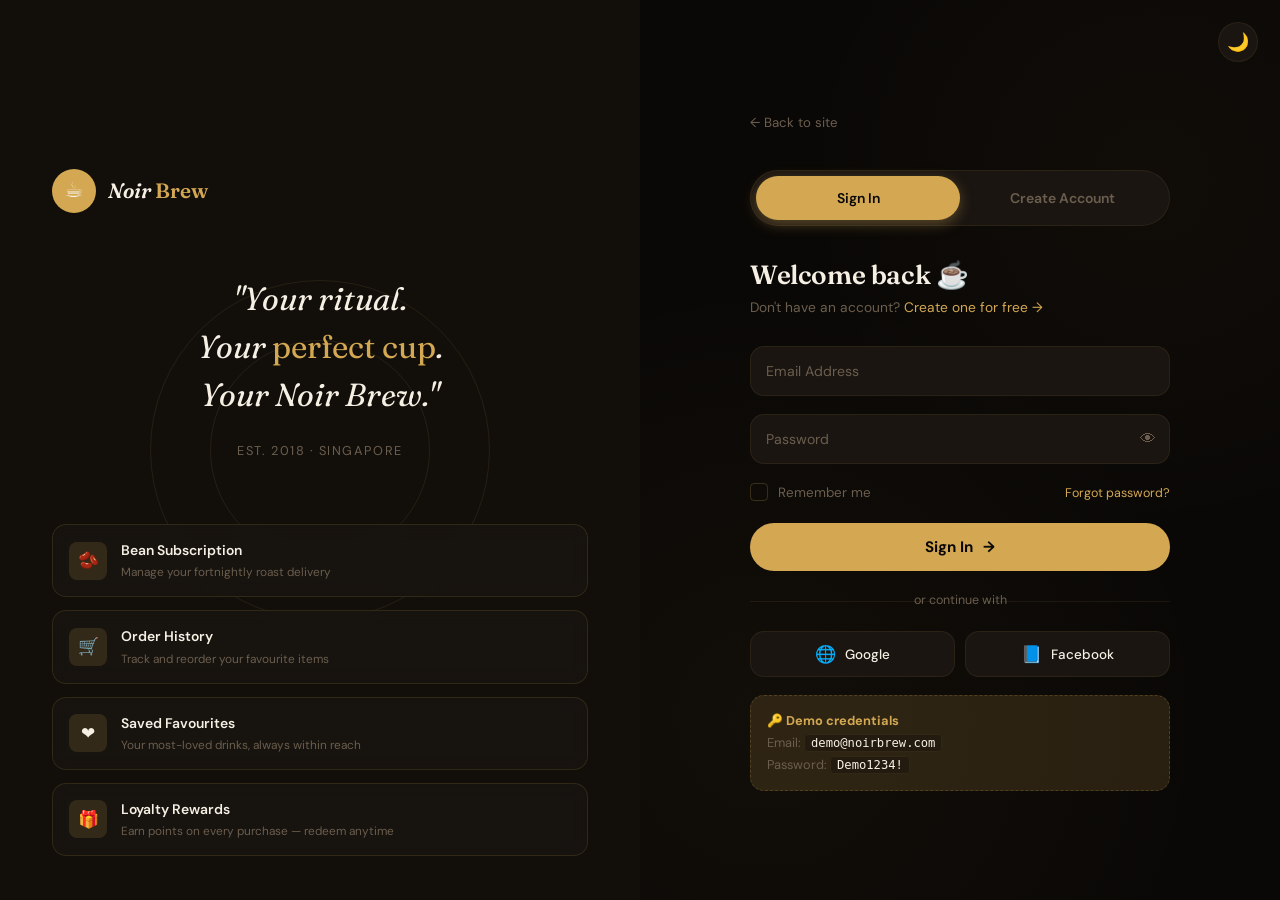
<file: login-customer.html>
<!doctype html>
<html lang="en">
  <head>
    <meta charset="UTF-8" />
    <meta name="viewport" content="width=device-width, initial-scale=1.0" />
    <meta
      name="description"
      content="Sign in or create your Noir Brew Co. account to manage orders, subscriptions and favourites."
    />
    <title>Customer Login — Noir Brew Co.</title>

    <link
      rel="icon"
      type="image/svg+xml"
      href="data:image/svg+xml,<svg xmlns='http://www.w3.org/2000/svg' viewBox='0 0 32 32'><path fill='%23222' d='M2,24h24v2H2V24z M22,6H4v12c0,3.3,2.7,6,6,6h6c3.3,0,6-2.7,6-6v-2h2c2.2,0,4-1.8,4-4V10C26,7.8,24.2,6,22,6z M22,14h-2V10h2c1.1,0,2,0.9,2,2V12C24,13.1,23.1,14,22,14z'/></svg>"
      media="(prefers-color-scheme: light)"
    />

    <link
      rel="icon"
      type="image/svg+xml"
      href="data:image/svg+xml,<svg xmlns='http://www.w3.org/2000/svg' viewBox='0 0 32 32'><path fill='%23fff' d='M2,24h24v2H2V24z M22,6H4v12c0,3.3,2.7,6,6,6h6c3.3,0,6-2.7,6-6v-2h2c2.2,0,4-1.8,4-4V10C26,7.8,24.2,6,22,6z M22,14h-2V10h2c1.1,0,2,0.9,2,2V12C24,13.1,23.1,14,22,14z'/></svg>"
      media="(prefers-color-scheme: dark)"
    />

    <link rel="stylesheet" href="css/style.css" />
    <link rel="stylesheet" href="css/animations.css" />
    <link rel="stylesheet" href="./css/theme.css" />
    <style>
      /* ── Page-specific layout ── */
      body {
        overflow-x: hidden;
      }

      /* ── SPLIT LAYOUT ── */
      .auth-page {
        display: grid;
        grid-template-columns: 1fr 1fr;
        min-height: 100vh;
      }

      /* ── LEFT PANEL ── */
      .auth-left {
        position: relative;
        background: var(--c-bg-alt);
        display: flex;
        flex-direction: column;
        justify-content: space-between;
        padding: 44px 52px;
        overflow: hidden;
      }
      .auth-left__bg {
        position: absolute;
        inset: 0;
        background: url("https://images.unsplash.com/photo-1495474472287-4d71bcdd2085?w=1200&q=80")
          center/cover no-repeat;
      }
      .auth-left__over {
        position: absolute;
        inset: 0;
        background: linear-gradient(
          135deg,
          rgba(10, 8, 6, 0.93) 0%,
          rgba(10, 8, 6, 0.7) 60%,
          rgba(212, 168, 83, 0.1) 100%
        );
      }
      .auth-left > * {
        position: relative;
        z-index: 2;
      }

      /* Brand header */
      .auth-brand {
        display: flex;
        align-items: center;
        gap: 12px;
      }
      .auth-brand__cup {
        width: 44px;
        height: 44px;
        background: var(--c-gold);
        border-radius: 50%;
        display: flex;
        align-items: center;
        justify-content: center;
        font-size: 21px;
        animation: float 4s ease-in-out infinite;
      }
      .auth-brand__name {
        font-family: var(--font-display);
        font-style: italic;
        font-size: 1.3rem;
        font-weight: 600;
        color: var(--c-cream);
      }
      .auth-brand__name em {
        color: var(--c-gold);
        font-style: normal;
      }

      /* Central quote */
      .auth-left__mid {
        text-align: center;
        padding: 0 20px;
      }
      .auth-quote {
        font-family: var(--font-display);
        font-style: italic;
        font-size: clamp(1.4rem, 2.8vw, 2rem);
        font-weight: 400;
        line-height: 1.5;
        color: var(--c-cream);
        margin-bottom: 22px;
      }
      .auth-quote em {
        color: var(--c-gold);
        font-style: normal;
      }

      /* Perks list */
      .auth-perks {
        display: flex;
        flex-direction: column;
        gap: 13px;
      }
      .auth-perk {
        display: flex;
        align-items: center;
        gap: 14px;
        padding: 14px 16px;
        background: rgba(26, 21, 17, 0.72);
        backdrop-filter: blur(8px);
        -webkit-backdrop-filter: blur(8px);
        border: 1px solid rgba(212, 168, 83, 0.14);
        border-radius: var(--r-md);
        transition: all 0.3s var(--ease-out);
        animation: fadeRight 0.6s var(--ease-out) both;
      }
      .auth-perk:hover {
        border-color: rgba(212, 168, 83, 0.35);
        transform: translateX(5px);
      }
      .auth-perk:nth-child(1) {
        animation-delay: 0.1s;
      }
      .auth-perk:nth-child(2) {
        animation-delay: 0.18s;
      }
      .auth-perk:nth-child(3) {
        animation-delay: 0.26s;
      }
      .auth-perk:nth-child(4) {
        animation-delay: 0.34s;
      }
      .auth-perk__icon {
        width: 38px;
        height: 38px;
        flex-shrink: 0;
        background: rgba(212, 168, 83, 0.15);
        border-radius: var(--r-sm);
        display: flex;
        align-items: center;
        justify-content: center;
        font-size: 17px;
      }
      .auth-perk__title {
        font-size: 0.87rem;
        font-weight: 600;
        color: var(--c-cream);
      }
      .auth-perk__sub {
        font-size: 0.74rem;
        color: var(--c-muted);
        margin-top: 2px;
      }

      /* Decorative ring */
      .auth-ring {
        position: absolute;
        border: 1px solid rgba(212, 168, 83, 0.1);
        border-radius: 50%;
        pointer-events: none;
      }

      /* ── RIGHT PANEL ── */
      .auth-right {
        display: flex;
        align-items: center;
        justify-content: center;
        padding: 60px 52px;
        background: var(--c-bg);
        position: relative;
        overflow: hidden;
      }
      /* Subtle background pattern */
      .auth-right::before {
        content: "";
        position: absolute;
        inset: 0;
        background:
          radial-gradient(
            circle at 20% 80%,
            rgba(212, 168, 83, 0.04) 0%,
            transparent 50%
          ),
          radial-gradient(
            circle at 80% 20%,
            rgba(212, 168, 83, 0.03) 0%,
            transparent 40%
          );
        pointer-events: none;
      }

      .auth-box {
        width: 100%;
        max-width: 420px;
        position: relative;
        z-index: 1;
      }

      /* Back link */
      .auth-back {
        display: inline-flex;
        align-items: center;
        gap: 8px;
        font-size: 0.83rem;
        color: var(--c-muted);
        margin-bottom: 36px;
        transition: color 0.2s;
      }
      .auth-back:hover {
        color: var(--c-gold);
      }

      /* ── TAB SWITCHER ── */
      .auth-tabs {
        display: grid;
        grid-template-columns: 1fr 1fr;
        background: var(--c-bg-card);
        border: 1px solid var(--c-border);
        border-radius: var(--r-full);
        padding: 5px;
        margin-bottom: 34px;
        position: relative;
      }
      .auth-tab {
        padding: 11px;
        text-align: center;
        font-size: 0.875rem;
        font-weight: 600;
        color: var(--c-muted);
        border-radius: var(--r-full);
        cursor: pointer;
        transition: color 0.3s;
        position: relative;
        z-index: 2;
        user-select: none;
      }
      .auth-tab.active {
        color: #0a0806;
      }
      /* Sliding pill */
      .auth-tab-pill {
        position: absolute;
        top: 5px;
        bottom: 5px;
        width: calc(50% - 5px);
        background: var(--c-gold);
        border-radius: var(--r-full);
        transition:
          transform 0.38s var(--ease-spring),
          background 0.3s;
        box-shadow: 0 4px 14px rgba(212, 168, 83, 0.35);
        z-index: 1;
        left: 5px;
      }
      .auth-tab-pill.right {
        transform: translateX(calc(100% + 0px));
      }

      /* ── FORM PANELS ── */
      .auth-form {
        display: none;
        animation: fadeScale 0.4s var(--ease-out) both;
      }
      .auth-form.active {
        display: block;
      }

      /* ── FORM TITLE ── */
      .auth-form__title {
        font-size: 1.65rem;
        font-weight: 600;
        color: var(--c-cream);
        margin-bottom: 6px;
      }
      .auth-form__sub {
        font-size: 0.86rem;
        color: var(--c-muted);
        margin-bottom: 28px;
        line-height: 1.6;
      }
      .auth-form__sub a {
        color: var(--c-gold);
      }

      /* ── FLOATING LABEL INPUTS ── */
      .fl-group {
        position: relative;
        margin-bottom: 18px;
      }
      .fl-input,
      .fl-select-auth {
        width: 100%;
        padding: 20px 16px 8px;
        background: var(--c-bg-card);
        border: 1.5px solid var(--c-border);
        border-radius: var(--r-md);
        color: var(--c-cream);
        font-family: var(--font-body);
        font-size: 0.93rem;
        outline: none;
        transition:
          border-color 0.2s,
          box-shadow 0.2s;
        appearance: none;
      }
      .fl-input:focus {
        border-color: var(--c-gold);
        box-shadow: 0 0 0 3px rgba(212, 168, 83, 0.1);
      }
      .fl-input::placeholder {
        color: transparent;
      }
      .fl-label {
        position: absolute;
        left: 16px;
        top: 14px;
        font-size: 0.88rem;
        color: var(--c-muted);
        pointer-events: none;
        transition: all 0.22s var(--ease-out);
      }
      .fl-input:focus ~ .fl-label,
      .fl-input:not(:placeholder-shown) ~ .fl-label {
        transform: translateY(-8px) scale(0.75);
        color: var(--c-gold);
      }
      /* Validation states */
      .fl-group.valid .fl-input {
        border-color: #52b77a;
      }
      .fl-group.invalid .fl-input {
        border-color: var(--c-error);
        animation: shake 0.4s ease;
      }
      .fl-msg {
        font-size: 0.73rem;
        padding: 3px 0 0 2px;
        display: none;
      }
      .fl-group.invalid .fl-msg {
        display: block;
        color: var(--c-error);
      }
      .fl-group.valid .fl-msg {
        display: block;
        color: #52b77a;
      }
      /* Password wrapper */
      .pass-wrap {
        position: relative;
      }
      .pass-wrap .fl-input {
        padding-right: 46px;
      }
      .pass-eye {
        position: absolute;
        right: 14px;
        top: 50%;
        transform: translateY(-50%);
        cursor: pointer;
        font-size: 16px;
        color: var(--c-muted);
        transition: color 0.2s;
        line-height: 1;
      }
      .pass-eye:hover {
        color: var(--c-gold);
      }

      /* ── STRENGTH METER ── */
      .strength-bar {
        height: 4px;
        border-radius: var(--r-full);
        background: var(--c-bg-raised);
        overflow: hidden;
        margin-top: 7px;
      }
      .strength-fill {
        height: 100%;
        border-radius: var(--r-full);
        transition:
          width 0.4s,
          background 0.4s;
      }
      .strength-label {
        font-size: 0.7rem;
        color: var(--c-muted);
        margin-top: 4px;
        text-align: right;
      }

      /* ── CHECKBOX ── */
      .cb-row {
        display: flex;
        align-items: flex-start;
        gap: 10px;
        cursor: pointer;
        font-size: 0.84rem;
        color: var(--c-muted);
        user-select: none;
        margin-bottom: 6px;
      }
      .cb-row input {
        display: none;
      }
      .cb-box {
        width: 18px;
        height: 18px;
        flex-shrink: 0;
        border: 1.5px solid var(--c-border-strong);
        border-radius: 4px;
        background: transparent;
        display: flex;
        align-items: center;
        justify-content: center;
        transition: all 0.2s;
        margin-top: 1px;
      }
      .cb-row input:checked ~ .cb-box {
        background: var(--c-gold);
        border-color: var(--c-gold);
      }
      .cb-row input:checked ~ .cb-box::after {
        content: "✓";
        color: #0a0806;
        font-size: 10px;
        font-weight: 800;
      }
      .cb-row a {
        color: var(--c-gold);
      }

      /* ── FORGOT PASSWORD INLINE ── */
      .forgot-link {
        font-size: 0.78rem;
        color: var(--c-gold);
        cursor: pointer;
        transition: opacity 0.2s;
        float: right;
        margin-top: 2px;
      }
      .forgot-link:hover {
        opacity: 0.75;
      }

      /* ── SUBMIT BUTTON ── */
      .auth-submit {
        width: 100%;
        padding: 14px;
        background: var(--c-gold);
        color: #0a0806;
        border: none;
        border-radius: var(--r-full);
        font-family: var(--font-body);
        font-size: 0.95rem;
        font-weight: 700;
        cursor: pointer;
        display: flex;
        align-items: center;
        justify-content: center;
        gap: 10px;
        transition: all 0.3s var(--ease-out);
        position: relative;
        overflow: hidden;
        margin: 20px 0 16px;
      }
      .auth-submit:hover {
        background: var(--c-gold-hover);
        transform: translateY(-2px);
        box-shadow: 0 10px 30px rgba(212, 168, 83, 0.4);
      }
      .auth-submit.loading {
        pointer-events: none;
        background: var(--c-gold-dark);
        transform: none;
        box-shadow: none;
      }
      .auth-submit.success {
        background: #52b77a;
        pointer-events: none;
      }
      .spinner {
        width: 18px;
        height: 18px;
        border: 2px solid rgba(10, 8, 6, 0.2);
        border-top-color: #0a0806;
        border-radius: 50%;
        animation: spin 0.7s linear infinite;
        flex-shrink: 0;
      }

      /* ── DIVIDER ── */
      .auth-divider {
        text-align: center;
        color: var(--c-muted);
        font-size: 0.78rem;
        position: relative;
        margin: 20px 0;
      }
      .auth-divider::before,
      .auth-divider::after {
        content: "";
        position: absolute;
        top: 50%;
        width: 44%;
        height: 1px;
        background: var(--c-border);
      }
      .auth-divider::before {
        left: 0;
      }
      .auth-divider::after {
        right: 0;
      }

      /* ── SOCIAL BUTTONS ── */
      .auth-socials {
        display: grid;
        grid-template-columns: 1fr 1fr;
        gap: 10px;
      }
      .auth-social-btn {
        display: flex;
        align-items: center;
        justify-content: center;
        gap: 9px;
        padding: 11px;
        background: var(--c-bg-card);
        border: 1.5px solid var(--c-border);
        border-radius: var(--r-md);
        font-family: var(--font-body);
        font-size: 0.84rem;
        font-weight: 500;
        color: var(--c-cream);
        cursor: pointer;
        transition: all 0.25s;
      }
      .auth-social-btn:hover {
        border-color: var(--c-gold);
        background: var(--c-gold-glow);
        transform: translateY(-2px);
      }
      .auth-social-btn__icon {
        font-size: 17px;
      }
      /* ── DEMO CREDENTIALS ── */
      .demo-box {
        background: var(--c-gold-glow);
        border: 1px dashed var(--c-border-strong);
        border-radius: var(--r-md);
        padding: 14px 16px;
        font-size: 0.8rem;
        color: var(--c-muted);
        margin-top: 18px;
        line-height: 1.7;
      }
      .demo-box strong {
        color: var(--c-gold);
      }
      .demo-box code {
        background: var(--c-bg-raised);
        border: 1px solid var(--c-border);
        border-radius: 4px;
        padding: 1px 6px;
        font-size: 0.76rem;
        color: var(--c-cream);
      }

      /* ── FORGOT PASSWORD OVERLAY ── */
      .forgot-overlay {
        position: fixed;
        inset: 0;
        background: rgba(10, 8, 6, 0.75);
        backdrop-filter: blur(10px);
        z-index: 2000;
        display: flex;
        align-items: center;
        justify-content: center;
        padding: 20px;
        opacity: 0;
        visibility: hidden;
        transition: all 0.3s;
      }
      .forgot-overlay.open {
        opacity: 1;
        visibility: visible;
      }
      .forgot-modal {
        background: var(--c-bg-card);
        border: 1px solid var(--c-border-strong);
        border-radius: var(--r-xl);
        padding: 44px 38px;
        width: 100%;
        max-width: 380px;
        transform: scale(0.93) translateY(16px);
        transition: transform 0.35s var(--ease-out);
      }
      .forgot-overlay.open .forgot-modal {
        transform: scale(1) translateY(0);
      }
      .forgot-modal__close {
        position: absolute;
        top: 14px;
        right: 14px;
        width: 32px;
        height: 32px;
        border-radius: 50%;
        border: 1px solid var(--c-border);
        background: var(--c-bg-raised);
        color: var(--c-muted);
        cursor: pointer;
        display: flex;
        align-items: center;
        justify-content: center;
        font-size: 15px;
        transition: all 0.2s;
      }
      .forgot-modal__close:hover {
        background: var(--c-error);
        color: #fff;
        border-color: var(--c-error);
      }

      /* ── THEME BUTTON (top-right) ── */
      .auth-theme-btn {
        position: fixed;
        top: 22px;
        right: 22px;
        width: 40px;
        height: 40px;
        border-radius: 50%;
        background: var(--c-bg-card);
        border: 1px solid var(--c-border);
        display: flex;
        align-items: center;
        justify-content: center;
        font-size: 18px;
        cursor: pointer;
        transition: all 0.25s;
        z-index: 500;
        color: var(--c-gold);
      }
      .auth-theme-btn:hover {
        background: var(--c-gold);
        color: #0a0806;
        transform: rotate(22deg);
      }

      /* ── RESPONSIVE ── */
      @media (max-width: 900px) {
        .auth-page {
          grid-template-columns: 1fr;
        }
        .auth-left {
          display: none;
        }
        .auth-right {
          padding: 50px 28px;
          min-height: 100vh;
        }
      }
      @media (max-width: 480px) {
        .auth-right {
          padding: 40px 18px;
        }
        .auth-socials {
          grid-template-columns: 1fr;
        }
      }
    </style>
  </head>
  <body>
    <div id="themeCurtain"></div>

    <!-- Theme toggle (fixed) -->
    <button class="auth-theme-btn" id="themeBtn" title="Toggle theme">
      🌙
    </button>

    <!-- LAYOUT -->
    <div class="auth-page">
      <!-- ══════════════════ LEFT PANEL ══════════════════ -->
      <div class="auth-left">
        <div class="auth-left__bg"></div>
        <div class="auth-left__over"></div>

        <!-- Decorative rings -->
        <div
          class="auth-ring"
          style="
            width: 340px;
            height: 340px;
            top: 50%;
            left: 50%;
            transform: translate(-50%, -50%);
            animation: rotateSlow 22s linear infinite;
          "
        ></div>
        <div
          class="auth-ring"
          style="
            width: 220px;
            height: 220px;
            top: 50%;
            left: 50%;
            transform: translate(-50%, -50%);
            animation: rotateSlow 14s linear infinite reverse;
          "
        ></div>

        <!-- Logo -->
        <div class="auth-brand">
          <div class="auth-brand__cup">☕</div>
          <div class="auth-brand__name">Noir <em>Brew</em></div>
        </div>

        <!-- Central quote -->
        <div class="auth-left__mid">
          <div class="auth-quote">
            "Your ritual.<br />Your <em>perfect cup</em>.<br />Your Noir Brew."
          </div>
          <div
            style="
              font-size: 0.8rem;
              letter-spacing: 0.12em;
              text-transform: uppercase;
              color: var(--c-muted);
            "
          >
            Est. 2018 · Singapore
          </div>
        </div>

        <!-- Perks -->
        <div class="auth-perks">
          <div class="auth-perk">
            <div class="auth-perk__icon">🫘</div>
            <div>
              <div class="auth-perk__title">Bean Subscription</div>
              <div class="auth-perk__sub">
                Manage your fortnightly roast delivery
              </div>
            </div>
          </div>
          <div class="auth-perk">
            <div class="auth-perk__icon">🛒</div>
            <div>
              <div class="auth-perk__title">Order History</div>
              <div class="auth-perk__sub">
                Track and reorder your favourite items
              </div>
            </div>
          </div>
          <div class="auth-perk">
            <div class="auth-perk__icon">❤️</div>
            <div>
              <div class="auth-perk__title">Saved Favourites</div>
              <div class="auth-perk__sub">
                Your most-loved drinks, always within reach
              </div>
            </div>
          </div>
          <div class="auth-perk">
            <div class="auth-perk__icon">🎁</div>
            <div>
              <div class="auth-perk__title">Loyalty Rewards</div>
              <div class="auth-perk__sub">
                Earn points on every purchase — redeem anytime
              </div>
            </div>
          </div>
        </div>
      </div>
      <!-- ══════════════════ RIGHT PANEL ══════════════════ -->
      <div class="auth-right">
        <div class="auth-box">
          <!-- Back -->
          <a href="index.html" class="auth-back" data-no-transition>
            ← Back to site
          </a>

          <!-- Tab switcher -->
          <div class="auth-tabs" role="tablist">
            <div class="auth-tab-pill" id="tabPill"></div>
            <div
              class="auth-tab active"
              id="tabLogin"
              role="tab"
              aria-selected="true"
              onclick="switchAuthTab('login')"
            >
              Sign In
            </div>
            <div
              class="auth-tab"
              id="tabRegister"
              role="tab"
              aria-selected="false"
              onclick="switchAuthTab('register')"
            >
              Create Account
            </div>
          </div>

          <!-- ───── LOGIN FORM ───── -->
          <div class="auth-form active" id="formLogin">
            <h1 class="auth-form__title">Welcome back ☕</h1>
            <p class="auth-form__sub">
              Don't have an account?
              <a
                href="#"
                onclick="
                  switchAuthTab('register');
                  return false;
                "
                >Create one for free →</a
              >
            </p>

            <form id="loginForm" novalidate>
              <!-- Email -->
              <div class="fl-group" id="lg-email-g">
                <input
                  class="fl-input"
                  type="email"
                  id="lg-email"
                  name="email"
                  placeholder=" "
                  autocomplete="email"
                  data-rule="email"
                  required
                />
                <label class="fl-label" for="lg-email">Email Address</label>
                <span class="fl-msg" id="lg-email-m"></span>
              </div>

              <!-- Password -->
              <div class="fl-group" id="lg-pass-g">
                <div class="pass-wrap">
                  <input
                    class="fl-input"
                    type="password"
                    id="lg-pass"
                    name="password"
                    placeholder=" "
                    autocomplete="current-password"
                    data-rule="passMin"
                    required
                  />
                  <label class="fl-label" for="lg-pass">Password</label>
                  <span
                    class="pass-eye"
                    onclick="togglePass('lg-pass', this)"
                    title="Show/hide password"
                    >👁</span
                  >
                </div>
                <span class="fl-msg" id="lg-pass-m"></span>
              </div>

              <!-- Remember + forgot -->
              <div
                style="
                  display: flex;
                  align-items: center;
                  justify-content: space-between;
                  margin-bottom: 6px;
                "
              >
                <label class="cb-row" style="margin: 0">
                  <input type="checkbox" id="rememberMe" name="remember" />
                  <span class="cb-box"></span>
                  <span>Remember me</span>
                </label>
                <span class="forgot-link" onclick="openForgot()"
                  >Forgot password?</span
                >
              </div>

              <!-- Submit -->
              <button
                type="submit"
                class="auth-submit ripple-host"
                id="lgSubmit"
              >
                <span>Sign In</span><span>→</span>
              </button>
            </form>

            <!-- Social -->
            <div class="auth-divider">or continue with</div>
            <div class="auth-socials">
              <button class="auth-social-btn" onclick="socialAuth('Google')">
                <span class="auth-social-btn__icon">🌐</span> Google
              </button>
              <button class="auth-social-btn" onclick="socialAuth('Facebook')">
                <span class="auth-social-btn__icon">📘</span> Facebook
              </button>
            </div>

            <!-- Demo credentials -->
            <div class="demo-box">
              <strong>🔑 Demo credentials</strong><br />
              Email: <code>demo@noirbrew.com</code><br />
              Password: <code>Demo1234!</code>
            </div>
          </div>

          <!-- ───── REGISTER FORM ───── -->
          <div class="auth-form" id="formRegister">
            <h1 class="auth-form__title">Join Noir Brew ☕</h1>
            <p class="auth-form__sub">
              Already have an account?
              <a
                href="#"
                onclick="
                  switchAuthTab('login');
                  return false;
                "
                >Sign in →</a
              >
            </p>

            <form id="registerForm" novalidate>
              <!-- Name row -->
              <div
                style="display: grid; grid-template-columns: 1fr 1fr; gap: 12px"
              >
                <div class="fl-group" id="rg-fn-g">
                  <input
                    class="fl-input"
                    type="text"
                    id="rg-fn"
                    name="firstName"
                    placeholder=" "
                    autocomplete="given-name"
                    data-rule="name"
                    required
                  />
                  <label class="fl-label" for="rg-fn">First Name</label>
                  <span class="fl-msg" id="rg-fn-m"></span>
                </div>
                <div class="fl-group" id="rg-ln-g">
                  <input
                    class="fl-input"
                    type="text"
                    id="rg-ln"
                    name="lastName"
                    placeholder=" "
                    autocomplete="family-name"
                    data-rule="name"
                    required
                  />
                  <label class="fl-label" for="rg-ln">Last Name</label>
                  <span class="fl-msg" id="rg-ln-m"></span>
                </div>
              </div>

              <!-- Email -->
              <div class="fl-group" id="rg-email-g">
                <input
                  class="fl-input"
                  type="email"
                  id="rg-email"
                  name="email"
                  placeholder=" "
                  autocomplete="email"
                  data-rule="email"
                  required
                />
                <label class="fl-label" for="rg-email">Email Address</label>
                <span class="fl-msg" id="rg-email-m"></span>
              </div>

              <!-- Password with strength -->
              <div class="fl-group" id="rg-pass-g">
                <div class="pass-wrap">
                  <input
                    class="fl-input"
                    type="password"
                    id="rg-pass"
                    name="password"
                    placeholder=" "
                    autocomplete="new-password"
                    data-rule="passStrong"
                    required
                    oninput="checkStrength(this)"
                  />
                  <label class="fl-label" for="rg-pass">Password</label>
                  <span class="pass-eye" onclick="togglePass('rg-pass', this)"
                    >👁</span
                  >
                </div>
                <div class="strength-bar">
                  <div class="strength-fill" id="strengthFill"></div>
                </div>
                <div class="strength-label" id="strengthLabel"></div>
                <span class="fl-msg" id="rg-pass-m"></span>
              </div>

              <!-- Confirm password -->
              <div class="fl-group" id="rg-conf-g">
                <div class="pass-wrap">
                  <input
                    class="fl-input"
                    type="password"
                    id="rg-conf"
                    name="confirm"
                    placeholder=" "
                    autocomplete="new-password"
                    data-rule="confirmPass"
                    required
                  />
                  <label class="fl-label" for="rg-conf">Confirm Password</label>
                  <span class="pass-eye" onclick="togglePass('rg-conf', this)"
                    >👁</span
                  >
                </div>
                <span class="fl-msg" id="rg-conf-m"></span>
              </div>

              <!-- Checkboxes -->
              <label class="cb-row">
                <input type="checkbox" id="rg-terms" name="terms" required />
                <span class="cb-box"></span>
                <span
                  >I agree to the <a href="#">Terms of Service</a> and
                  <a href="#">Privacy Policy</a></span
                >
              </label>
              <label class="cb-row" style="margin-top: 8px">
                <input type="checkbox" id="rg-news" name="newsletter" />
                <span class="cb-box"></span>
                <span>Send me brew guides and new origin announcements</span>
              </label>

              <!-- Submit -->
              <button
                type="submit"
                class="auth-submit ripple-host"
                id="rgSubmit"
              >
                <span>Create Account</span><span>✨</span>
              </button>
            </form>

            <!-- Social -->
            <div class="auth-divider">or sign up with</div>
            <div class="auth-socials">
              <button class="auth-social-btn" onclick="socialAuth('Google')">
                <span class="auth-social-btn__icon">🌐</span> Google
              </button>
              <button class="auth-social-btn" onclick="socialAuth('Facebook')">
                <span class="auth-social-btn__icon">📘</span> Facebook
              </button>
            </div>
          </div>
        </div>
      </div>
    </div>

    <!-- FORGOT PASSWORD MODAL -->
    <div class="forgot-overlay" id="forgotOverlay">
      <div class="forgot-modal" style="position: relative">
        <button class="forgot-modal__close" onclick="closeForgot()">✕</button>
        <div style="text-align: center; margin-bottom: 24px">
          <span
            style="
              font-size: 2.8rem;
              display: block;
              margin-bottom: 12px;
              animation: float 3s ease-in-out infinite;
            "
            >🔑</span
          >
          <h2
            style="
              font-size: 1.3rem;
              font-weight: 600;
              color: var(--c-cream);
              margin-bottom: 6px;
            "
          >
            Reset Password
          </h2>
          <p style="font-size: 0.84rem; color: var(--c-muted)">
            Enter your email and we'll send a secure reset link within 2
            minutes.
          </p>
        </div>
        <form id="forgotForm" novalidate onsubmit="submitForgot(event)">
          <div class="fl-group" id="fg-email-g" style="margin-bottom: 20px">
            <input
              class="fl-input"
              type="email"
              id="fg-email"
              name="email"
              placeholder=" "
              autocomplete="email"
              data-rule="email"
              required
            />
            <label class="fl-label" for="fg-email">Your Email Address</label>
            <span class="fl-msg" id="fg-email-m"></span>
          </div>
          <button
            type="submit"
            class="auth-submit"
            id="fgSubmit"
            style="margin-top: 0"
          >
            <span>Send Reset Link</span><span>→</span>
          </button>
        </form>
        <div
          id="forgotSuccess"
          style="display: none; text-align: center; padding: 10px 0"
        >
          <span
            style="
              font-size: 2.5rem;
              display: block;
              margin-bottom: 12px;
              animation: bounceIn 0.6s var(--ease-spring);
            "
            >✅</span
          >
          <p style="color: #52b77a; font-weight: 600; font-size: 0.95rem">
            Reset link sent!
          </p>
          <p style="color: var(--c-muted); font-size: 0.82rem; margin-top: 6px">
            Check your inbox — it may take up to 2 minutes to arrive.
          </p>
        </div>
      </div>
    </div>

    <!-- Toast -->
    <div class="toast-wrap" id="toastWrap"></div>

    <!-- JS -->
    <script src="js/animations.js"></script>
    <script>
      /* ── Theme ── */
      const root = document.documentElement;
      const themeBtn = document.getElementById("themeBtn");
      const curtain = document.getElementById("themeCurtain");
      let isDark = true;
      (() => {
        const s = localStorage.getItem("nbTheme");
        if (s) {
          isDark = s === "dark";
          root.setAttribute("data-theme", s);
          themeBtn.textContent = isDark ? "🌙" : "☀️";
        }
      })();
      themeBtn.addEventListener("click", () => {
        curtain.classList.remove("dropping");
        curtain.offsetHeight;
        curtain.classList.add("dropping");
        setTimeout(() => {
          isDark = !isDark;
          const n = isDark ? "dark" : "light";
          root.setAttribute("data-theme", n);
          themeBtn.textContent = isDark ? "🌙" : "☀️";
          localStorage.setItem("nbTheme", n);
        }, 420);
      });
      /* ── Tab switcher ── */
      function switchAuthTab(tab) {
        const pill = document.getElementById("tabPill");
        const loginTab = document.getElementById("tabLogin");
        const regTab = document.getElementById("tabRegister");
        const loginForm = document.getElementById("formLogin");
        const regForm = document.getElementById("formRegister");

        if (tab === "login") {
          pill.classList.remove("right");
          loginTab.classList.add("active");
          regTab.classList.remove("active");
          loginForm.classList.add("active");
          regForm.classList.remove("active");
          loginTab.setAttribute("aria-selected", "true");
          regTab.setAttribute("aria-selected", "false");
        } else {
          pill.classList.add("right");
          regTab.classList.add("active");
          loginTab.classList.remove("active");
          regForm.classList.add("active");
          loginForm.classList.remove("active");
          regTab.setAttribute("aria-selected", "true");
          loginTab.setAttribute("aria-selected", "false");
        }
      }
      window.switchAuthTab = switchAuthTab;

      /* ── Validation rules ── */
      const rules = {
        email: {
          fn: (v) => /^[^\s@]+@[^\s@]+\.[^\s@]{2,}$/.test(v.trim()),
          msg: "Please enter a valid email address.",
        },
        name: {
          fn: (v) => v.trim().length >= 2 && /^[a-zA-Z\s\-']+$/.test(v.trim()),
          msg: "Please enter a valid name (min 2 chars).",
        },
        passMin: {
          fn: (v) => v.length >= 8,
          msg: "Password must be at least 8 characters.",
        },
        passStrong: {
          fn: (v) => v.length >= 8,
          msg: "Password must be at least 8 characters.",
        },
        confirmPass: {
          fn: (v) => v === document.getElementById("rg-pass")?.value,
          msg: "Passwords do not match.",
        },
      };

      function validateField(inputEl) {
        const rule = inputEl.dataset.rule;
        if (!rule || !rules[rule]) return true;
        const group = inputEl.closest(".fl-group");
        const msgEl = group?.querySelector(".fl-msg");
        const valid = rules[rule].fn(inputEl.value);
        group?.classList.toggle("valid", valid);
        group?.classList.toggle("invalid", !valid);
        if (msgEl) msgEl.textContent = valid ? "" : rules[rule].msg;
        return valid;
      }

      document.querySelectorAll("[data-rule]").forEach((f) => {
        f.addEventListener("blur", () => validateField(f));
        f.addEventListener("input", () => {
          if (f.closest(".fl-group")?.classList.contains("invalid"))
            validateField(f);
        });
      });

      /* ── Password show/hide ── */
      function togglePass(id, eyeBtn) {
        const input = document.getElementById(id);
        const show = input.type === "password";
        input.type = show ? "text" : "password";
        eyeBtn.textContent = show ? "🙈" : "👁";
        eyeBtn.style.color = show ? "var(--c-gold)" : "";
      }
      window.togglePass = togglePass;

      /* ── Password strength meter ── */
      function checkStrength(input) {
        const v = input.value;
        const fill = document.getElementById("strengthFill");
        const label = document.getElementById("strengthLabel");
        if (!fill || !label) return;
        let score = 0;
        if (v.length >= 8) score++;
        if (/[A-Z]/.test(v)) score++;
        if (/[0-9]/.test(v)) score++;
        if (/[^A-Za-z0-9]/.test(v)) score++;

        const levels = [
          { w: "10%", bg: "#e05252", t: "Too short" },
          { w: "30%", bg: "#e07852", t: "Weak" },
          { w: "55%", bg: "var(--c-gold)", t: "Fair" },
          { w: "80%", bg: "#52b77a", t: "Good" },
          { w: "100%", bg: "#2ecc71", t: "Strong ✓" },
        ];
        const lvl = levels[Math.min(score, 4)];
        fill.style.width = lvl.w;
        fill.style.background = lvl.bg;
        label.style.color = lvl.bg;
        label.textContent = v.length ? lvl.t : "";
      }
      window.checkStrength = checkStrength;

      /* ── Forgot password ── */
      function openForgot() {
        document.getElementById("forgotOverlay").classList.add("open");
        document.body.style.overflow = "hidden";
        setTimeout(() => document.getElementById("fg-email").focus(), 380);
      }
      function closeForgot() {
        document.getElementById("forgotOverlay").classList.remove("open");
        document.body.style.overflow = "";
        document.getElementById("forgotForm").style.display = "";
        document.getElementById("forgotSuccess").style.display = "none";
      }
      window.openForgot = openForgot;
      window.closeForgot = closeForgot;
      document
        .getElementById("forgotOverlay")
        .addEventListener("click", (e) => {
          if (e.target === e.currentTarget) closeForgot();
        });

      function submitForgot(e) {
        e.preventDefault();
        const emailEl = document.getElementById("fg-email");
        if (!validateField(emailEl)) {
          NB.shake(emailEl);
          return;
        }
        const btn = document.getElementById("fgSubmit");
        btn.innerHTML = '<div class="spinner"></div> Sending…';
        btn.classList.add("loading");
        setTimeout(() => {
          document.getElementById("forgotForm").style.display = "none";
          document.getElementById("forgotSuccess").style.display = "";
          btn.classList.remove("loading");
        }, 1600);
      }
      window.submitForgot = submitForgot;

      /* ── Social auth stub ── */
      function socialAuth(provider) {
        addToast(
          `⚠️ ${provider} sign-in not configured yet. Use demo credentials.`,
          "info",
        );
      }
      window.socialAuth = socialAuth;

      /* ── LOGIN form submit ── */
      document
        .getElementById("loginForm")
        .addEventListener("submit", async (e) => {
          e.preventDefault();
          const email = document.getElementById("lg-email");
          const pass = document.getElementById("lg-pass");
          let ok = validateField(email) & validateField(pass);
          if (!ok) {
            NB.shake(document.getElementById("lgSubmit"));
            addToast("⚠️ Please fix the errors above.", "err");
            return;
          }

          const btn = document.getElementById("lgSubmit");
          btn.innerHTML = '<div class="spinner"></div> Signing in…';
          btn.classList.add("loading");
          await new Promise((r) => setTimeout(r, 1600));

          const DEMO_EMAIL = "demo@noirbrew.com",
            DEMO_PASS = "Demo1234!";
          if (email.value.trim() === DEMO_EMAIL && pass.value === DEMO_PASS) {
            btn.innerHTML = "✓ Welcome back!";
            btn.classList.remove("loading");
            btn.classList.add("success");
            NB.confetti(btn);
            addToast("✅ Signed in as demo user!", "ok");
            localStorage.setItem(
              "nbUser",
              JSON.stringify({
                name: "Demo User",
                email: DEMO_EMAIL,
                role: "customer",
              }),
            );
            setTimeout(() => {
              window.location.href = "index.html";
            }, 1200);
          } else {
            btn.innerHTML = "✕ Invalid credentials";
            btn.classList.remove("loading");
            btn.style.background = "var(--c-error)";
            NB.shake(btn);
            addToast(
              "❌ Incorrect email or password. Try the demo credentials below.",
              "err",
            );
            setTimeout(() => {
              btn.style.background = "";
              btn.innerHTML = "<span>Sign In</span><span>→</span>";
            }, 2000);
            email.closest(".fl-group").classList.add("invalid");
            pass.closest(".fl-group").classList.add("invalid");
          }
        });

      /* ── REGISTER form submit ── */
      document
        .getElementById("registerForm")
        .addEventListener("submit", async (e) => {
          e.preventDefault();
          const fields = e.target.querySelectorAll("[data-rule]");
          let allOk = true;
          fields.forEach((f) => {
            if (!validateField(f)) allOk = false;
          });
          if (!document.getElementById("rg-terms").checked) {
            addToast("⚠️ You must agree to the Terms of Service.", "err");
            allOk = false;
          }
          if (!allOk) {
            NB.shake(document.getElementById("rgSubmit"));
            addToast("⚠️ Please fix all errors.", "err");
            return;
          }

          const btn = document.getElementById("rgSubmit");
          btn.innerHTML = '<div class="spinner"></div> Creating account…';
          btn.classList.add("loading");
          await new Promise((r) => setTimeout(r, 1800));

          btn.innerHTML = "✓ Account created!";
          btn.classList.remove("loading");
          btn.classList.add("success");
          NB.confetti(btn);
          addToast("🎉 Welcome to Noir Brew! Account created.", "ok");
          const name =
            document.getElementById("rg-fn").value +
            " " +
            document.getElementById("rg-ln").value;
          localStorage.setItem(
            "nbUser",
            JSON.stringify({
              name,
              email: document.getElementById("rg-email").value,
              role: "customer",
            }),
          );
          setTimeout(() => {
            window.location.href = "index.html";
          }, 1300);
        });

      /* ── Toast ── */
      function addToast(msg, type = "info") {
        const w = document.getElementById("toastWrap"),
          t = document.createElement("div");
        t.className = `toast ${type}`;
        t.textContent = msg;
        w.appendChild(t);
        setTimeout(() => {
          t.style.cssText =
            "opacity:0;transform:translateY(14px);transition:all .4s;";
          setTimeout(() => t.remove(), 420);
        }, 3400);
      }
      window.addToast = addToast;

      /* Escape to close forgot modal */
      document.addEventListener("keydown", (e) => {
        if (e.key === "Escape") closeForgot();
      });
    </script>
  </body>
</html>
</file>
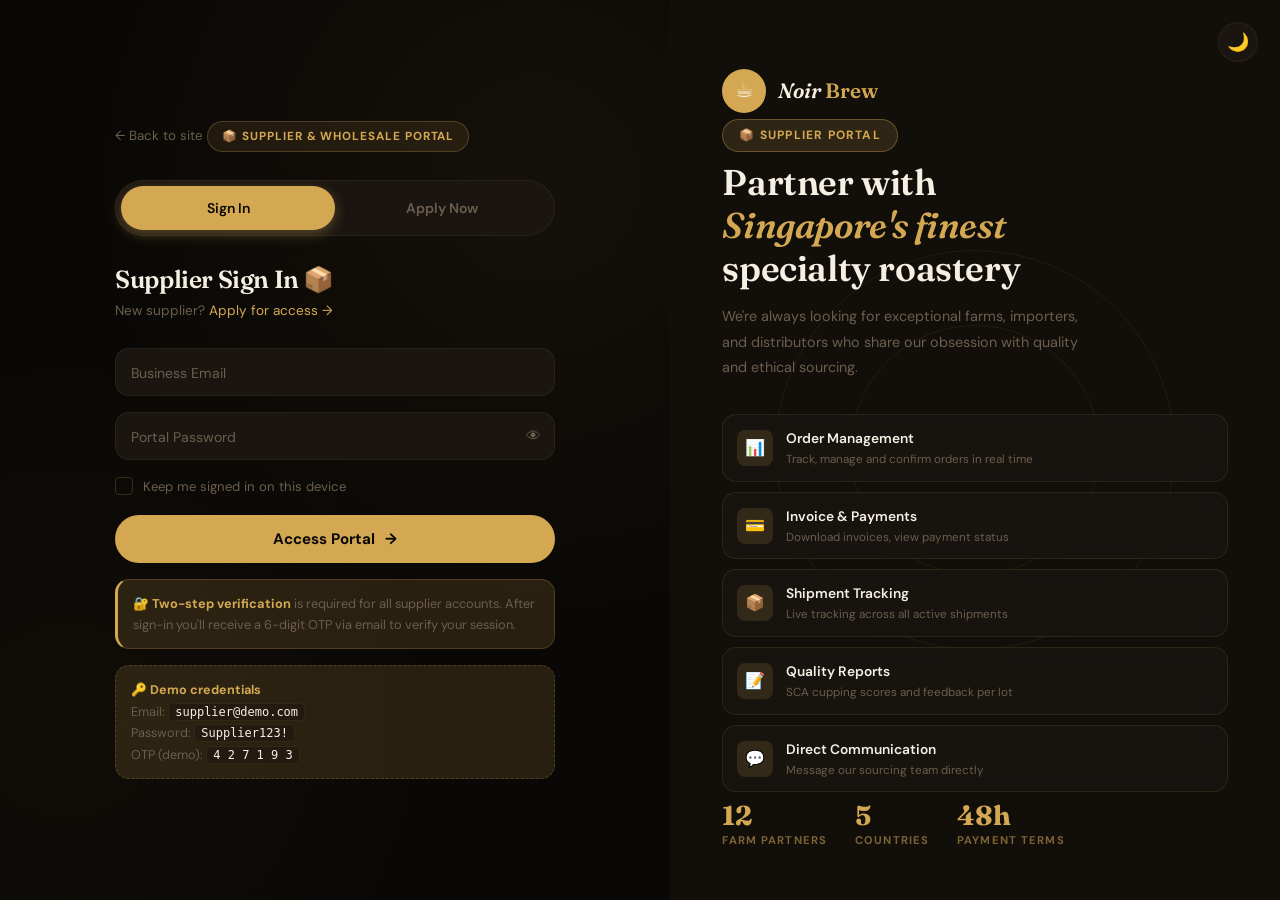
<file: login-supplier.html>
<!doctype html>
<html lang="en">
  <head>
    <meta charset="UTF-8" />
    <meta name="viewport" content="width=device-width, initial-scale=1.0" />
    <meta
      name="description"
      content="Noir Brew Co. Supplier Portal — Log in or register as a wholesale partner, farm, or distributor."
    />
    <title>Supplier Portal — Noir Brew Co.</title>

    <link
      rel="icon"
      type="image/svg+xml"
      href="data:image/svg+xml,<svg xmlns='http://www.w3.org/2000/svg' viewBox='0 0 32 32'><path fill='%23222' d='M2,24h24v2H2V24z M22,6H4v12c0,3.3,2.7,6,6,6h6c3.3,0,6-2.7,6-6v-2h2c2.2,0,4-1.8,4-4V10C26,7.8,24.2,6,22,6z M22,14h-2V10h2c1.1,0,2,0.9,2,2V12C24,13.1,23.1,14,22,14z'/></svg>"
      media="(prefers-color-scheme: light)"
    />

    <link
      rel="icon"
      type="image/svg+xml"
      href="data:image/svg+xml,<svg xmlns='http://www.w3.org/2000/svg' viewBox='0 0 32 32'><path fill='%23fff' d='M2,24h24v2H2V24z M22,6H4v12c0,3.3,2.7,6,6,6h6c3.3,0,6-2.7,6-6v-2h2c2.2,0,4-1.8,4-4V10C26,7.8,24.2,6,22,6z M22,14h-2V10h2c1.1,0,2,0.9,2,2V12C24,13.1,23.1,14,22,14z'/></svg>"
      media="(prefers-color-scheme: dark)"
    />

    <link rel="stylesheet" href="css/style.css" />
    <link rel="stylesheet" href="css/animations.css" />
    <link rel="stylesheet" href="./css/theme.css" />
    <style>
      body {
        overflow-x: hidden;
      }

      /* ── SPLIT LAYOUT ── */
      .sup-page {
        display: grid;
        grid-template-columns: 1.1fr 1fr;
        min-height: 100vh;
      }

      /* ── RIGHT → form panel (reversed from customer) ── */
      .sup-left {
        display: flex;
        align-items: center;
        justify-content: center;
        padding: 60px 52px;
        background: var(--c-bg);
        order: 1;
        position: relative;
        overflow: hidden;
      }
      .sup-left::before {
        content: "";
        position: absolute;
        inset: 0;
        background:
          radial-gradient(
            circle at 80% 20%,
            rgba(212, 168, 83, 0.05) 0%,
            transparent 50%
          ),
          radial-gradient(
            circle at 10% 80%,
            rgba(212, 168, 83, 0.03) 0%,
            transparent 40%
          );
      }

      /* ── LEFT → branding panel ── */
      .sup-right {
        position: relative;
        order: 2;
        background: var(--c-bg-alt);
        display: flex;
        flex-direction: column;
        justify-content: space-between;
        padding: 50px 52px;
        overflow: hidden;
      }
      .sup-right__bg {
        position: absolute;
        inset: 0;
        background: url("https://images.unsplash.com/photo-1611854779393-1b2da9d400fe?w=1200&q=80")
          center/cover no-repeat;
      }
      .sup-right__over {
        position: absolute;
        inset: 0;
        background: linear-gradient(
          160deg,
          rgba(10, 8, 6, 0.95) 0%,
          rgba(10, 8, 6, 0.75) 50%,
          rgba(212, 168, 83, 0.08) 100%
        );
      }
      .sup-right > * {
        position: relative;
        z-index: 2;
      }

      /* Logo */
      .sup-brand {
        display: flex;
        align-items: center;
        gap: 12px;
      }
      .sup-brand__cup {
        width: 44px;
        height: 44px;
        background: var(--c-gold);
        border-radius: 50%;
        display: flex;
        align-items: center;
        justify-content: center;
        font-size: 21px;
        animation: float 4s ease-in-out infinite;
      }
      .sup-brand__name {
        font-family: var(--font-display);
        font-style: italic;
        font-size: 1.3rem;
        font-weight: 600;
        color: var(--c-cream);
      }
      .sup-brand__name em {
        color: var(--c-gold);
        font-style: normal;
      }

      /* Badge */

      .sup-badge {
        display: inline-flex;
        align-items: center;
        gap: 9px;
        background: rgba(212, 168, 83, 0.15);
        border: 1px solid rgba(212, 168, 83, 0.35);
        border-radius: var(--r-full);
        padding: 6px 16px;
        font-size: 0.75rem;
        font-weight: 700;
        letter-spacing: 0.1em;
        text-transform: uppercase;
        color: var(--c-gold);
        margin-top: 6px;
      }

      /* Central content */

      .sup-right__title {
        font-family: var(--font-display);
        font-size: clamp(1.6rem, 2.8vw, 2.4rem);
        font-weight: 600;
        color: var(--c-cream);
        line-height: 1.2;
        margin-bottom: 14px;
      }
      .sup-right__title em {
        color: var(--c-gold);
        font-style: italic;
      }
      .sup-right__desc {
        font-size: 0.9rem;
        color: var(--c-muted);
        line-height: 1.75;
        max-width: 38ch;
      }

      /* Portal features */
      .portal-features {
        display: flex;
        flex-direction: column;
        gap: 10px;
        margin-top: 34px;
      }
      .pfeat {
        display: flex;
        align-items: center;
        gap: 13px;
        padding: 12px 14px;
        background: rgba(26, 21, 17, 0.72);
        backdrop-filter: blur(8px);
        -webkit-backdrop-filter: blur(8px);
        border: 1px solid rgba(212, 168, 83, 0.12);
        border-radius: var(--r-md);
        transition: all 0.3s;
        animation: fadeRight 0.6s var(--ease-out) both;
      }
      .pfeat:hover {
        border-color: rgba(212, 168, 83, 0.32);
        transform: translateX(5px);
      }
      .pfeat:nth-child(1) {
        animation-delay: 0.08s;
      }
      .pfeat:nth-child(2) {
        animation-delay: 0.16s;
      }
      .pfeat:nth-child(3) {
        animation-delay: 0.24s;
      }
      .pfeat:nth-child(4) {
        animation-delay: 0.32s;
      }
      .pfeat:nth-child(5) {
        animation-delay: 0.4s;
      }
      .pfeat__icon {
        width: 36px;
        height: 36px;
        flex-shrink: 0;
        background: rgba(212, 168, 83, 0.15);
        border-radius: var(--r-sm);
        display: flex;
        align-items: center;
        justify-content: center;
        font-size: 16px;
      }
      .pfeat__title {
        font-size: 0.86rem;
        font-weight: 600;
        color: var(--c-cream);
      }
      .pfeat__sub {
        font-size: 0.73rem;
        color: var(--c-muted);
        margin-top: 1px;
      }

      /* Stats row */
      .sup-stats {
        display: flex;
        gap: 28px;
        flex-wrap: wrap;
      }
      .sup-stat__num {
        font-family: var(--font-display);
        font-size: 1.7rem;
        font-weight: 700;
        color: var(--c-gold);
        line-height: 1;
      }
      .sup-stat__lbl {
        font-size: 0.7rem;
        font-weight: 700;
        letter-spacing: 0.1em;
        text-transform: uppercase;
        color: rgba(212, 168, 83, 0.55);
        margin-top: 3px;
      }

      /* Decorative rings */
      .sup-ring {
        position: absolute;
        border: 1px solid rgba(212, 168, 83, 0.08);
        border-radius: 50%;
        pointer-events: none;
      }

      /* ── FORM BOX ── */
      .sup-box {
        width: 100%;
        max-width: 440px;
        position: relative;
        z-index: 1;
      }
      .sup-back {
        display: inline-flex;
        align-items: center;
        gap: 8px;
        font-size: 0.83rem;
        color: var(--c-muted);
        margin-bottom: 34px;
        transition: color 0.2s;
      }
      .sup-back:hover {
        color: var(--c-gold);
      }

      /* Supplier badge above title */
      .sup-role-badge {
        display: inline-flex;
        align-items: center;
        gap: 8px;
        background: rgba(212, 168, 83, 0.1);
        border: 1px solid rgba(212, 168, 83, 0.25);
        border-radius: var(--r-full);
        padding: 5px 14px;
        font-size: 0.73rem;
        font-weight: 700;
        letter-spacing: 0.08em;
        text-transform: uppercase;
        color: var(--c-gold);
        margin-bottom: 14px;
      }
      /* ── TAB SWITCHER ── */
      .sup-tabs {
        display: grid;
        grid-template-columns: 1fr 1fr;
        background: var(--c-bg-card);
        border: 1px solid var(--c-border);
        border-radius: var(--r-full);
        padding: 5px;
        margin-bottom: 30px;
        position: relative;
      }
      .sup-tab {
        padding: 11px;
        text-align: center;
        font-size: 0.875rem;
        font-weight: 600;
        color: var(--c-muted);
        border-radius: var(--r-full);
        cursor: pointer;
        transition: color 0.3s;
        position: relative;
        z-index: 2;
        user-select: none;
      }
      .sup-tab.active {
        color: #0a0806;
      }
      .sup-tab-pill {
        position: absolute;
        top: 5px;
        bottom: 5px;
        width: calc(50% - 5px);
        background: var(--c-gold);
        border-radius: var(--r-full);
        transition: transform 0.38s var(--ease-spring);
        box-shadow: 0 4px 14px rgba(212, 168, 83, 0.35);
        z-index: 1;
        left: 5px;
      }
      .sup-tab-pill.right {
        transform: translateX(100%);
      }

      /* ── FORM PANELS ── */
      .sup-form {
        display: none;
        animation: fadeScale 0.4s var(--ease-out) both;
      }
      .sup-form.active {
        display: block;
      }

      .sup-form__title {
        font-size: 1.55rem;
        font-weight: 600;
        color: var(--c-cream);
        margin-bottom: 6px;
      }
      .sup-form__sub {
        font-size: 0.85rem;
        color: var(--c-muted);
        margin-bottom: 26px;
        line-height: 1.6;
      }
      .sup-form__sub a {
        color: var(--c-gold);
      }

      /* ── FLOATING LABEL ── */
      .fl-group {
        position: relative;
        margin-bottom: 16px;
      }
      .fl-input,
      .fl-select-s {
        width: 100%;
        padding: 20px 16px 8px;
        background: var(--c-bg-card);
        border: 1.5px solid var(--c-border);
        border-radius: var(--r-md);
        color: var(--c-cream);
        font-family: var(--font-body);
        font-size: 0.9rem;
        outline: none;
        transition:
          border-color 0.2s,
          box-shadow 0.2s;
        appearance: none;
      }
      .fl-input:focus {
        border-color: var(--c-gold);
        box-shadow: 0 0 0 3px rgba(212, 168, 83, 0.1);
      }
      .fl-input::placeholder {
        color: transparent;
      }
      .fl-select-s {
        padding-right: 36px;
        background-image: url("data:image/svg+xml,%3Csvg xmlns='http://www.w3.org/2000/svg' width='10' height='7'%3E%3Cpath d='M1 1l4 4 4-4' stroke='%23d4a853' stroke-width='1.4' fill='none' stroke-linecap='round'/%3E%3C/svg%3E");
        background-repeat: no-repeat;
        background-position: right 13px center;
        cursor: pointer;
      }
      .fl-label {
        position: absolute;
        left: 16px;
        top: 14px;
        font-size: 0.88rem;
        color: var(--c-muted);
        pointer-events: none;
        transition: all 0.22s var(--ease-out);
      }
      .fl-input:focus ~ .fl-label,
      .fl-input:not(:placeholder-shown) ~ .fl-label,
      .fl-select-s:focus ~ .fl-label,
      .fl-select-s.sel-val ~ .fl-label {
        transform: translateY(-8px) scale(0.75);
        color: var(--c-gold);
      }
      .fl-group.valid .fl-input {
        border-color: #52b77a;
      }
      .fl-group.invalid .fl-input,
      .fl-group.invalid .fl-select-s {
        border-color: var(--c-error);
      }
      .fl-msg {
        font-size: 0.73rem;
        padding: 3px 0 0 2px;
        display: none;
      }
      .fl-group.invalid .fl-msg {
        display: block;
        color: var(--c-error);
      }

      /* Pass toggle */
      .pass-wrap {
        position: relative;
      }
      .pass-wrap .fl-input {
        padding-right: 46px;
      }
      .pass-eye {
        position: absolute;
        right: 14px;
        top: 50%;
        transform: translateY(-50%);
        cursor: pointer;
        font-size: 15px;
        color: var(--c-muted);
        transition: color 0.2s;
      }
      .pass-eye:hover {
        color: var(--c-gold);
      }

      /* Two-col row */
      .row-2 {
        display: grid;
        grid-template-columns: 1fr 1fr;
        gap: 12px;
      }

      /* Checkbox */
      .cb-row {
        display: flex;
        align-items: flex-start;
        gap: 10px;
        cursor: pointer;
        font-size: 0.82rem;
        color: var(--c-muted);
        user-select: none;
        margin-bottom: 8px;
      }
      .cb-row input {
        display: none;
      }
      .cb-box {
        width: 18px;
        height: 18px;
        flex-shrink: 0;
        border: 1.5px solid var(--c-border-strong);
        border-radius: 4px;
        display: flex;
        align-items: center;
        justify-content: center;
        transition: all 0.2s;
        margin-top: 1px;
      }
      .cb-row input:checked ~ .cb-box {
        background: var(--c-gold);
        border-color: var(--c-gold);
      }
      .cb-row input:checked ~ .cb-box::after {
        content: "✓";
        color: #0a0806;
        font-size: 10px;
        font-weight: 800;
      }
      .cb-row a {
        color: var(--c-gold);
      }

      /* Submit */
      .sup-submit {
        width: 100%;
        padding: 14px;
        background: var(--c-gold);
        color: #0a0806;
        border: none;
        border-radius: var(--r-full);
        font-family: var(--font-body);
        font-size: 0.95rem;
        font-weight: 700;
        cursor: pointer;
        display: flex;
        align-items: center;
        justify-content: center;
        gap: 10px;
        transition: all 0.3s var(--ease-out);
        position: relative;
        overflow: hidden;
        margin: 18px 0 14px;
      }
      .sup-submit:hover {
        background: var(--c-gold-hover);
        transform: translateY(-2px);
        box-shadow: 0 10px 30px rgba(212, 168, 83, 0.4);
      }
      .sup-submit.loading {
        pointer-events: none;
        background: var(--c-gold-dark);
        transform: none;
        box-shadow: none;
      }
      .sup-submit.success {
        background: #52b77a;
        pointer-events: none;
      }
      .spinner {
        width: 18px;
        height: 18px;
        border: 2px solid rgba(10, 8, 6, 0.2);
        border-top-color: #0a0806;
        border-radius: 50%;
        animation: spin 0.7s linear infinite;
        flex-shrink: 0;
      }

      /* 2-Step info box */
      .twostep-box {
        background: var(--c-gold-glow);
        border: 1px solid var(--c-border-strong);
        border-left: 3px solid var(--c-gold);
        border-radius: var(--r-md);
        padding: 13px 15px;
        font-size: 0.8rem;
        color: var(--c-muted);
        margin-top: 16px;
        line-height: 1.65;
      }
      .twostep-box strong {
        color: var(--c-gold);
      }

      /* Verification step overlay */
      .verify-overlay {
        position: fixed;
        inset: 0;
        background: rgba(10, 8, 6, 0.8);
        backdrop-filter: blur(12px);
        z-index: 2000;
        display: flex;
        align-items: center;
        justify-content: center;
        padding: 20px;
        opacity: 0;
        visibility: hidden;
        transition: all 0.35s;
      }
      .verify-overlay.open {
        opacity: 1;
        visibility: visible;
      }
      .verify-modal {
        background: var(--c-bg-card);
        border: 1px solid var(--c-border-strong);
        border-radius: var(--r-xl);
        padding: 48px 40px;
        width: 100%;
        max-width: 400px;
        transform: scale(0.93) translateY(18px);
        transition: transform 0.4s var(--ease-out);
        text-align: center;
        position: relative;
      }
      .verify-overlay.open .verify-modal {
        transform: scale(1) translateY(0);
      }
      .verify-modal__close {
        position: absolute;
        top: 14px;
        right: 14px;
        width: 30px;
        height: 30px;
        border-radius: 50%;
        background: var(--c-bg-raised);
        border: 1px solid var(--c-border);
        color: var(--c-muted);
        cursor: pointer;
        font-size: 14px;
        display: flex;
        align-items: center;
        justify-content: center;
        transition: all 0.2s;
      }
      .verify-modal__close:hover {
        background: var(--c-error);
        color: #fff;
        border-color: var(--c-error);
      }

      /* OTP input row */
      .otp-row {
        display: flex;
        gap: 10px;
        justify-content: center;
        margin: 26px 0;
      }
      .otp-input {
        width: 52px;
        height: 60px;
        background: var(--c-bg-raised);
        border: 2px solid var(--c-border);
        border-radius: var(--r-md);
        text-align: center;
        font-family: var(--font-display);
        font-size: 1.6rem;
        font-weight: 700;
        color: var(--c-cream);
        outline: none;
        transition:
          border-color 0.2s,
          box-shadow 0.2s;
        caret-color: var(--c-gold);
      }
      .otp-input:focus {
        border-color: var(--c-gold);
        box-shadow: 0 0 0 3px rgba(212, 168, 83, 0.15);
      }
      .otp-input.filled {
        border-color: #52b77a;
        background: rgba(82, 183, 122, 0.07);
      }
      /* Demo box */
      .demo-box {
        background: var(--c-gold-glow);
        border: 1px dashed var(--c-border-strong);
        border-radius: var(--r-md);
        padding: 13px 15px;
        font-size: 0.79rem;
        color: var(--c-muted);
        margin-top: 16px;
        line-height: 1.7;
      }
      .demo-box strong {
        color: var(--c-gold);
      }
      .demo-box code {
        background: var(--c-bg-raised);
        border: 1px solid var(--c-border);
        border-radius: 4px;
        padding: 1px 6px;
        font-size: 0.75rem;
        color: var(--c-cream);
      }

      /* Theme btn */
      .auth-theme-btn {
        position: fixed;
        top: 22px;
        right: 22px;
        width: 40px;
        height: 40px;
        border-radius: 50%;
        background: var(--c-bg-card);
        border: 1px solid var(--c-border);
        display: flex;
        align-items: center;
        justify-content: center;
        font-size: 18px;
        cursor: pointer;
        transition: all 0.25s;
        z-index: 500;
        color: var(--c-gold);
      }
      .auth-theme-btn:hover {
        background: var(--c-gold);
        color: #0a0806;
        transform: rotate(22deg);
      }

      /* Responsive */
      @media (max-width: 960px) {
        .sup-page {
          grid-template-columns: 1fr;
        }
        .sup-right {
          display: none;
        }
        .sup-left {
          padding: 50px 28px;
          min-height: 100vh;
        }
      }
      @media (max-width: 480px) {
        .sup-left {
          padding: 40px 18px;
        }
        .row-2 {
          grid-template-columns: 1fr;
        }
        .otp-input {
          width: 44px;
          height: 52px;
          font-size: 1.3rem;
        }
      }
    </style>
  </head>
  <body>
    <div id="themeCurtain"></div>

    <button class="auth-theme-btn" id="themeBtn" title="Toggle theme">
      🌙
    </button>

    <!-- LAYOUT -->
    <div class="sup-page">
      <!-- FORM SIDE -->
      <div class="sup-left">
        <div class="sup-box">
          <a href="index.html" class="sup-back" data-no-transition>
            ← Back to site
          </a>

          <!-- Role badge -->
          <div class="sup-role-badge">📦 Supplier & Wholesale Portal</div>

          <!-- Tab switcher -->
          <div class="sup-tabs" role="tablist">
            <div class="sup-tab-pill" id="sTabPill"></div>
            <div
              class="sup-tab active"
              id="sTabLogin"
              role="tab"
              onclick="switchSupTab('login')"
            >
              Sign In
            </div>
            <div
              class="sup-tab"
              id="sTabReg"
              role="tab"
              onclick="switchSupTab('register')"
            >
              Apply Now
            </div>
          </div>

          <!-- ───── LOGIN ───── -->
          <div class="sup-form active" id="sFormLogin">
            <h1 class="sup-form__title">Supplier Sign In 📦</h1>
            <p class="sup-form__sub">
              New supplier?
              <a
                href="#"
                onclick="
                  switchSupTab('register');
                  return false;
                "
                >Apply for access →</a
              >
            </p>
            <form id="sLoginForm" novalidate>
              <div class="fl-group" id="sl-email-g">
                <input
                  class="fl-input"
                  type="email"
                  id="sl-email"
                  name="email"
                  placeholder=" "
                  autocomplete="email"
                  data-rule="email"
                  required
                />
                <label class="fl-label" for="sl-email">Business Email</label>
                <span class="fl-msg" id="sl-email-m"></span>
              </div>

              <div class="fl-group" id="sl-pass-g">
                <div class="pass-wrap">
                  <input
                    class="fl-input"
                    type="password"
                    id="sl-pass"
                    name="password"
                    placeholder=" "
                    autocomplete="current-password"
                    data-rule="passMin"
                    required
                  />
                  <label class="fl-label" for="sl-pass">Portal Password</label>
                  <span class="pass-eye" onclick="togglePass('sl-pass', this)"
                    >👁</span
                  >
                </div>
                <span class="fl-msg" id="sl-pass-m"></span>
              </div>

              <label class="cb-row">
                <input type="checkbox" name="remember" />
                <span class="cb-box"></span>
                <span>Keep me signed in on this device</span>
              </label>

              <button
                type="submit"
                class="sup-submit ripple-host"
                id="slSubmit"
              >
                <span>Access Portal</span><span>→</span>
              </button>
            </form>

            <div class="twostep-box">
              🔐 <strong>Two-step verification</strong> is required for all
              supplier accounts. After sign-in you'll receive a 6-digit OTP via
              email to verify your session.
            </div>

            <div class="demo-box">
              <strong>🔑 Demo credentials</strong><br />
              Email: <code>supplier@demo.com</code><br />
              Password: <code>Supplier123!</code><br />
              OTP (demo): <code>4 2 7 1 9 3</code>
            </div>
          </div>

          <!-- ───── REGISTER ───── -->
          <div class="sup-form" id="sFormReg">
            <h1 class="sup-form__title">Partner With Us 🤝</h1>
            <p class="sup-form__sub">
              Already registered?
              <a
                href="#"
                onclick="
                  switchSupTab('login');
                  return false;
                "
                >Sign in →</a
              >
            </p>
            <form id="sRegForm" novalidate>
              <!-- Company details -->
              <div
                style="
                  font-size: 0.7rem;
                  font-weight: 700;
                  letter-spacing: 0.1em;
                  text-transform: uppercase;
                  color: var(--c-gold);
                  margin-bottom: 12px;
                  margin-top: 4px;
                "
              >
                Company Information
              </div>

              <div class="fl-group" id="sr-company-g">
                <input
                  class="fl-input"
                  type="text"
                  id="sr-company"
                  name="company"
                  placeholder=" "
                  data-rule="company"
                  required
                />
                <label class="fl-label" for="sr-company"
                  >Company / Farm Name</label
                >
                <span class="fl-msg" id="sr-company-m"></span>
              </div>

              <div class="row-2">
                <div class="fl-group" id="sr-uen-g">
                  <input
                    class="fl-input"
                    type="text"
                    id="sr-uen"
                    name="uen"
                    placeholder=" "
                    data-rule="uen"
                    required
                  />
                  <label class="fl-label" for="sr-uen"
                    >UEN / Business Reg. No.</label
                  >
                  <span class="fl-msg" id="sr-uen-m"></span>
                </div>
                <div class="fl-group" id="sr-type-g">
                  <select
                    class="fl-select-s"
                    id="sr-type"
                    name="type"
                    onchange="this.classList.add('sel-val')"
                  >
                    <option value="" disabled selected></option>
                    <option>Coffee Farm / Cooperative</option>
                    <option>Importer / Distributor</option>
                    <option>Equipment Supplier</option>
                    <option>Packaging Supplier</option>
                    <option>Other</option>
                  </select>
                  <label class="fl-label" for="sr-type">Supplier Type</label>
                </div>
              </div>

              <div class="row-2">
                <div class="fl-group" id="sr-country-g">
                  <select
                    class="fl-select-s"
                    id="sr-country"
                    name="country"
                    onchange="this.classList.add('sel-val')"
                  >
                    <option value="" disabled selected></option>
                    <option>Singapore</option>
                    <option>Ethiopia</option>
                    <option>Colombia</option>
                    <option>Guatemala</option>
                    <option>Indonesia</option>
                    <option>Kenya</option>
                    <option>Brazil</option>
                    <option>Vietnam</option>
                    <option>Other</option>
                  </select>
                  <label class="fl-label" for="sr-country"
                    >Country of Operation</label
                  >
                </div>
                <div class="fl-group" id="sr-vol-g">
                  <select
                    class="fl-select-s"
                    id="sr-vol"
                    name="volume"
                    onchange="this.classList.add('sel-val')"
                  >
                    <option value="" disabled selected></option>
                    <option>Under 50kg / month</option>
                    <option>50–200kg / month</option>
                    <option>200kg–1 tonne / month</option>
                    <option>1 tonne+ / month</option>
                  </select>
                  <label class="fl-label" for="sr-vol">Supply Volume</label>
                </div>
              </div>

              <!-- Contact details -->
              <div
                style="
                  font-size: 0.7rem;
                  font-weight: 700;
                  letter-spacing: 0.1em;
                  text-transform: uppercase;
                  color: var(--c-gold);
                  margin: 18px 0 12px;
                "
              >
                Your Contact Details
              </div>

              <div class="row-2">
                <div class="fl-group" id="sr-fn-g">
                  <input
                    class="fl-input"
                    type="text"
                    id="sr-fn"
                    name="firstName"
                    placeholder=" "
                    data-rule="name"
                    required
                    autocomplete="given-name"
                  />
                  <label class="fl-label" for="sr-fn">First Name</label>
                  <span class="fl-msg" id="sr-fn-m"></span>
                </div>
                <div class="fl-group" id="sr-ln-g">
                  <input
                    class="fl-input"
                    type="text"
                    id="sr-ln"
                    name="lastName"
                    placeholder=" "
                    data-rule="name"
                    required
                    autocomplete="family-name"
                  />
                  <label class="fl-label" for="sr-ln">Last Name</label>
                  <span class="fl-msg" id="sr-ln-m"></span>
                </div>
              </div>

              <div class="fl-group" id="sr-email-g">
                <input
                  class="fl-input"
                  type="email"
                  id="sr-email"
                  name="email"
                  placeholder=" "
                  data-rule="email"
                  required
                  autocomplete="email"
                />
                <label class="fl-label" for="sr-email">Business Email</label>
                <span class="fl-msg" id="sr-email-m"></span>
              </div>

              <div class="fl-group" id="sr-phone-g">
                <input
                  class="fl-input"
                  type="tel"
                  id="sr-phone"
                  name="phone"
                  placeholder=" "
                  data-rule="phone"
                  autocomplete="tel"
                />
                <label class="fl-label" for="sr-phone"
                  >Phone (incl. country code)</label
                >
                <span class="fl-msg" id="sr-phone-m"></span>
              </div>

              <!-- Password -->
              <div class="fl-group" id="sr-pass-g">
                <div class="pass-wrap">
                  <input
                    class="fl-input"
                    type="password"
                    id="sr-pass"
                    name="password"
                    placeholder=" "
                    data-rule="passStrong"
                    required
                    autocomplete="new-password"
                    oninput="checkStrengthS(this)"
                  />
                  <label class="fl-label" for="sr-pass">Create Password</label>
                  <span class="pass-eye" onclick="togglePass('sr-pass', this)"
                    >👁</span
                  >
                </div>
                <div class="strength-bar">
                  <div class="strength-fill" id="sStrengthFill"></div>
                </div>
                <div class="strength-label" id="sStrengthLabel"></div>
                <span class="fl-msg" id="sr-pass-m"></span>
              </div>

              <!-- Message / notes -->
              <div class="fl-group">
                <textarea
                  class="fl-input"
                  id="sr-note"
                  name="note"
                  placeholder=" "
                  rows="3"
                  style="padding-top: 24px; resize: vertical; min-height: 90px"
                ></textarea>
                <label class="fl-label" for="sr-note"
                  >Tell us about your product (optional)</label
                >
              </div>

              <!-- Checkboxes -->
              <label class="cb-row">
                <input type="checkbox" id="sr-terms" name="terms" required />
                <span class="cb-box"></span>
                <span
                  >I agree to Noir Brew Co.'s <a href="#">Supplier Terms</a> and
                  <a href="#">Privacy Policy</a></span
                >
              </label>
              <label class="cb-row" style="margin-top: 6px">
                <input type="checkbox" id="sr-contact" name="contact" />
                <span class="cb-box"></span>
                <span>Our sourcing team may contact me via email</span>
              </label>

              <button
                type="submit"
                class="sup-submit ripple-host"
                id="srSubmit"
              >
                <span>Submit Application</span><span>🤝</span>
              </button>
            </form>

            <div class="twostep-box">
              ⏳ <strong>Review process:</strong> Applications are reviewed
              within 3 business days. Approved partners receive portal
              credentials and an onboarding call with our sourcing team.
            </div>
          </div>
        </div>
      </div>
      <!-- BRANDING SIDE -->
      <div class="sup-right">
        <div class="sup-right__bg"></div>
        <div class="sup-right__over"></div>

        <div
          class="sup-ring"
          style="
            width: 400px;
            height: 400px;
            top: 50%;
            left: 50%;
            transform: translate(-50%, -50%);
            animation: rotateSlow 24s linear infinite;
          "
        ></div>
        <div
          class="sup-ring"
          style="
            width: 250px;
            height: 250px;
            top: 50%;
            left: 50%;
            transform: translate(-50%, -50%);
            animation: rotateSlow 16s linear infinite reverse;
          "
        ></div>

        <!-- Top brand -->
        <div>
          <div class="sup-brand">
            <div class="sup-brand__cup">☕</div>
            <div class="sup-brand__name">Noir <em>Brew</em></div>
          </div>
          <div class="sup-badge">📦 Supplier Portal</div>
        </div>

        <!-- Central -->
        <div class="sup-right__mid">
          <h2 class="sup-right__title">
            Partner with<br />
            <em>Singapore's finest</em><br />
            specialty roastery
          </h2>
          <p class="sup-right__desc">
            We're always looking for exceptional farms, importers, and
            distributors who share our obsession with quality and ethical
            sourcing.
          </p>

          <div class="portal-features">
            <div class="pfeat">
              <div class="pfeat__icon">📊</div>
              <div>
                <div class="pfeat__title">Order Management</div>
                <div class="pfeat__sub">
                  Track, manage and confirm orders in real time
                </div>
              </div>
            </div>
            <div class="pfeat">
              <div class="pfeat__icon">💳</div>
              <div>
                <div class="pfeat__title">Invoice & Payments</div>
                <div class="pfeat__sub">
                  Download invoices, view payment status
                </div>
              </div>
            </div>
            <div class="pfeat">
              <div class="pfeat__icon">📦</div>
              <div>
                <div class="pfeat__title">Shipment Tracking</div>
                <div class="pfeat__sub">
                  Live tracking across all active shipments
                </div>
              </div>
            </div>
            <div class="pfeat">
              <div class="pfeat__icon">📝</div>
              <div>
                <div class="pfeat__title">Quality Reports</div>
                <div class="pfeat__sub">
                  SCA cupping scores and feedback per lot
                </div>
              </div>
            </div>
            <div class="pfeat">
              <div class="pfeat__icon">💬</div>
              <div>
                <div class="pfeat__title">Direct Communication</div>
                <div class="pfeat__sub">Message our sourcing team directly</div>
              </div>
            </div>
          </div>
        </div>

        <!-- Bottom stats -->
        <div class="sup-stats">
          <div>
            <div class="sup-stat__num">12</div>
            <div class="sup-stat__lbl">Farm Partners</div>
          </div>
          <div>
            <div class="sup-stat__num">5</div>
            <div class="sup-stat__lbl">Countries</div>
          </div>
          <div>
            <div class="sup-stat__num">48h</div>
            <div class="sup-stat__lbl">Payment Terms</div>
          </div>
        </div>
      </div>
    </div>

    <!-- OTP MODAL -->
    <div class="verify-overlay" id="verifyOverlay">
      <div class="verify-modal">
        <button class="verify-modal__close" onclick="closeVerify()">✕</button>
        <span
          style="
            font-size: 3rem;
            display: block;
            margin-bottom: 16px;
            animation: float 3s ease-in-out infinite;
          "
          >🔐</span
        >
        <h2
          style="
            font-size: 1.25rem;
            font-weight: 600;
            color: var(--c-cream);
            margin-bottom: 8px;
          "
        >
          Two-Step Verification
        </h2>
        <p style="font-size: 0.84rem; color: var(--c-muted); line-height: 1.65">
          We've sent a 6-digit code to
          <strong id="otpEmailDisplay" style="color: var(--c-gold)"></strong>.
          Enter it below to access your supplier portal.
        </p>
        <!-- OTP inputs -->
        <div class="otp-row" id="otpRow">
          <input
            class="otp-input"
            type="text"
            maxlength="1"
            inputmode="numeric"
            pattern="[0-9]"
          />
          <input
            class="otp-input"
            type="text"
            maxlength="1"
            inputmode="numeric"
            pattern="[0-9]"
          />
          <input
            class="otp-input"
            type="text"
            maxlength="1"
            inputmode="numeric"
            pattern="[0-9]"
          />
          <input
            class="otp-input"
            type="text"
            maxlength="1"
            inputmode="numeric"
            pattern="[0-9]"
          />
          <input
            class="otp-input"
            type="text"
            maxlength="1"
            inputmode="numeric"
            pattern="[0-9]"
          />
          <input
            class="otp-input"
            type="text"
            maxlength="1"
            inputmode="numeric"
            pattern="[0-9]"
          />
        </div>
        <button
          class="sup-submit"
          id="otpSubmit"
          style="margin: 0 auto 14px; max-width: 220px"
          onclick="submitOTP()"
        >
          <span>Verify & Enter</span><span>→</span>
        </button>
        <p
          style="font-size: 0.76rem; color: var(--c-muted); text-align: center"
        >
          Didn't receive it?
          <span
            style="color: var(--c-gold); cursor: pointer"
            onclick="resendOTP()"
            >Resend code</span
          >
          &nbsp;·&nbsp; Demo OTP:
          <strong style="color: var(--c-gold)">427193</strong>
        </p>
      </div>
    </div>

    <!-- Toast -->
    <div class="toast-wrap" id="toastWrap"></div>

    <!-- ============================================================ JS -->
    <script src="js/animations.js"></script>

    <script>
      "use strict";

      /* ── Theme ── */
      const root = document.documentElement,
        themeBtn = document.getElementById("themeBtn"),
        curtain = document.getElementById("themeCurtain");
      let isDark = true;
      (() => {
        const s = localStorage.getItem("nbTheme");
        if (s) {
          isDark = s === "dark";
          root.setAttribute("data-theme", s);
          themeBtn.textContent = isDark ? "🌙" : "☀️";
        }
      })();
      themeBtn.addEventListener("click", () => {
        curtain.classList.remove("dropping");
        curtain.offsetHeight;
        curtain.classList.add("dropping");
        setTimeout(() => {
          isDark = !isDark;
          const n = isDark ? "dark" : "light";
          root.setAttribute("data-theme", n);
          themeBtn.textContent = isDark ? "🌙" : "☀️";
          localStorage.setItem("nbTheme", n);
        }, 420);
      });

      /* ── Tab switch ── */
      function switchSupTab(tab) {
        const pill = document.getElementById("sTabPill");
        const lt = document.getElementById("sTabLogin"),
          rt = document.getElementById("sTabReg");
        const lf = document.getElementById("sFormLogin"),
          rf = document.getElementById("sFormReg");
        if (tab === "login") {
          pill.classList.remove("right");
          lt.classList.add("active");
          rt.classList.remove("active");
          lf.classList.add("active");
          rf.classList.remove("active");
        } else {
          pill.classList.add("right");
          rt.classList.add("active");
          lt.classList.remove("active");
          rf.classList.add("active");
          lf.classList.remove("active");
        }
      }
      window.switchSupTab = switchSupTab;

      /* ── Validation rules ── */
      const vRules = {
        email: {
          fn: (v) => /^[^\s@]+@[^\s@]+\.[^\s@]{2,}$/.test(v.trim()),
          msg: "Please enter a valid business email.",
        },
        name: {
          fn: (v) => v.trim().length >= 2 && /^[a-zA-Z\s\-']+$/.test(v.trim()),
          msg: "Please enter a valid name.",
        },
        company: {
          fn: (v) => v.trim().length >= 2,
          msg: "Company name must be at least 2 characters.",
        },
        uen: {
          fn: (v) => /^[A-Za-z0-9\-]{5,20}$/.test(v.trim()),
          msg: "Please enter a valid business registration number.",
        },
        passMin: {
          fn: (v) => v.length >= 8,
          msg: "Password must be at least 8 characters.",
        },
        passStrong: {
          fn: (v) => v.length >= 8,
          msg: "Password must be at least 8 characters.",
        },
        phone: {
          fn: (v) => v.trim() === "" || /^[\+\d\s\-\(\)]{7,18}$/.test(v),
          msg: "Please enter a valid phone number.",
        },
      };
      function validate(input) {
        const rule = input.dataset.rule;
        if (!rule || !vRules[rule]) return true;
        const grp = input.closest(".fl-group"),
          msg = grp?.querySelector(".fl-msg");
        const ok = vRules[rule].fn(input.value);
        grp?.classList.toggle("valid", ok);
        grp?.classList.toggle("invalid", !ok);
        if (msg) msg.textContent = ok ? "" : vRules[rule].msg;
        return ok;
      }
      document.querySelectorAll("[data-rule]").forEach((f) => {
        f.addEventListener("blur", () => validate(f));
        f.addEventListener("input", () => {
          if (f.closest(".fl-group")?.classList.contains("invalid"))
            validate(f);
        });
      });

      /* ── Password toggle ── */
      function togglePass(id, btn) {
        const i = document.getElementById(id);
        const s = i.type === "password";
        i.type = s ? "text" : "password";
        btn.textContent = s ? "🙈" : "👁";
        btn.style.color = s ? "var(--c-gold)" : "";
      }
      window.togglePass = togglePass;

      /* ── Strength meter ── */
      function checkStrengthS(input) {
        const v = input.value,
          fill = document.getElementById("sStrengthFill"),
          label = document.getElementById("sStrengthLabel");
        if (!fill || !label) return;
        let score = 0;
        if (v.length >= 8) score++;
        if (/[A-Z]/.test(v)) score++;
        if (/[0-9]/.test(v)) score++;
        if (/[^A-Za-z0-9]/.test(v)) score++;
        const levels = [
          { w: "10%", bg: "#e05252", t: "Too short" },
          { w: "30%", bg: "#e07852", t: "Weak" },
          { w: "55%", bg: "var(--c-gold)", t: "Fair" },
          { w: "80%", bg: "#52b77a", t: "Good" },
          { w: "100%", bg: "#2ecc71", t: "Strong ✓" },
        ];
        const lvl = levels[Math.min(score, 4)];
        fill.style.width = lvl.w;
        fill.style.background = lvl.bg;
        label.style.color = lvl.bg;
        label.textContent = v.length ? lvl.t : "";
      }
      window.checkStrengthS = checkStrengthS;

      /* ── OTP modal ── */
      let pendingEmail = "";
      function openVerify(email) {
        pendingEmail = email;
        document.getElementById("otpEmailDisplay").textContent = email;
        document.getElementById("verifyOverlay").classList.add("open");
        document.body.style.overflow = "hidden";
        setTimeout(
          () => document.querySelectorAll(".otp-input")[0].focus(),
          400,
        );
      }
      function closeVerify() {
        document.getElementById("verifyOverlay").classList.remove("open");
        document.body.style.overflow = "";
      }
      window.closeVerify = closeVerify;

      /* OTP auto-advance + filled style */
      document.querySelectorAll(".otp-input").forEach((inp, idx, arr) => {
        inp.addEventListener("input", (e) => {
          if (inp.value.length && idx < arr.length - 1) arr[idx + 1].focus();
          inp.classList.toggle("filled", !!inp.value);
        });
        inp.addEventListener("keydown", (e) => {
          if (e.key === "Backspace" && !inp.value && idx > 0) {
            arr[idx - 1].focus();
            arr[idx - 1].value = "";
            arr[idx - 1].classList.remove("filled");
          }
          if (e.key === "ArrowLeft" && idx > 0) arr[idx - 1].focus();
          if (e.key === "ArrowRight" && idx < arr.length - 1)
            arr[idx + 1].focus();
        });
        inp.addEventListener("paste", (e) => {
          e.preventDefault();
          const digits = (e.clipboardData.getData("text") || "")
            .replace(/\D/g, "")
            .slice(0, 6)
            .split("");
          digits.forEach((d, i) => {
            if (arr[i]) {
              arr[i].value = d;
              arr[i].classList.add("filled");
            }
          });
          arr[Math.min(digits.length, arr.length - 1)].focus();
        });
      });

      function submitOTP() {
        const code = Array.from(document.querySelectorAll(".otp-input"))
          .map((i) => i.value)
          .join("");
        if (code.length < 6) {
          addToast("⚠️ Please enter the 6-digit code.", "err");
          return;
        }
        const btn = document.getElementById("otpSubmit");
        btn.innerHTML = '<div class="spinner"></div> Verifying…';
        btn.classList.add("loading");
        setTimeout(() => {
          if (code === "427193") {
            btn.innerHTML = "✓ Verified!";
            btn.classList.remove("loading");
            btn.classList.add("success");
            NB.confetti(btn);
            addToast("✅ Portal access granted! Redirecting…", "ok");
            localStorage.setItem(
              "nbSupplier",
              JSON.stringify({ email: pendingEmail, role: "supplier" }),
            );
            setTimeout(() => {
              window.location.href = "index.html";
            }, 1300);
          } else {
            btn.innerHTML = "✕ Invalid code";
            btn.style.background = "var(--c-error)";
            btn.classList.remove("loading");
            NB.shake(document.getElementById("otpRow"));
            addToast("❌ Incorrect code. Demo OTP is 427193.", "err");
            setTimeout(() => {
              btn.style.background = "";
              btn.innerHTML = "<span>Verify & Enter</span><span>→</span>";
            }, 2000);
            document.querySelectorAll(".otp-input").forEach((i) => {
              i.value = "";
              i.classList.remove("filled");
            });
            document.querySelectorAll(".otp-input")[0].focus();
          }
        }, 1400);
      }
      window.submitOTP = submitOTP;

      function resendOTP() {
        addToast(
          "📧 OTP resent to " + pendingEmail + ". Check your inbox.",
          "info",
        );
      }
      window.resendOTP = resendOTP;

      /* ── Supplier LOGIN ── */
      document
        .getElementById("sLoginForm")
        .addEventListener("submit", async (e) => {
          e.preventDefault();
          const email = document.getElementById("sl-email"),
            pass = document.getElementById("sl-pass");
          let ok = validate(email) & validate(pass);
          if (!ok) {
            NB.shake(document.getElementById("slSubmit"));
            addToast("⚠️ Please fix errors above.", "err");
            return;
          }
          const btn = document.getElementById("slSubmit");
          btn.innerHTML = '<div class="spinner"></div> Checking…';
          btn.classList.add("loading");
          await new Promise((r) => setTimeout(r, 1400));
          const DEMO = "supplier@demo.com",
            DPASS = "Supplier123!";
          if (email.value.trim() === DEMO && pass.value === DPASS) {
            btn.innerHTML = "✓ Opening verification…";
            btn.classList.remove("loading");
            btn.classList.add("success");
            addToast("✅ Credentials accepted — verify your session.", "ok");
            setTimeout(() => openVerify(email.value.trim()), 700);
          } else {
            btn.innerHTML = "✕ Invalid credentials";
            btn.classList.remove("loading");
            btn.style.background = "var(--c-error)";
            NB.shake(btn);
            addToast(
              "❌ Incorrect credentials. Use the demo credentials.",
              "err",
            );
            setTimeout(() => {
              btn.style.background = "";
              btn.innerHTML = "<span>Access Portal</span><span>→</span>";
            }, 2000);
          }
        });

      /* ── Supplier REGISTER ── */
      document
        .getElementById("sRegForm")
        .addEventListener("submit", async (e) => {
          e.preventDefault();
          const fields = e.target.querySelectorAll("[data-rule]");
          let allOk = true;
          fields.forEach((f) => {
            if (!validate(f)) allOk = false;
          });
          if (!document.getElementById("sr-terms").checked) {
            addToast("⚠️ Please accept Supplier Terms.", "err");
            allOk = false;
          }
          if (!allOk) {
            NB.shake(document.getElementById("srSubmit"));
            addToast("⚠️ Please fix all errors.", "err");
            return;
          }
          const btn = document.getElementById("srSubmit");
          btn.innerHTML = '<div class="spinner"></div> Submitting application…';
          btn.classList.add("loading");
          await new Promise((r) => setTimeout(r, 2000));
          btn.innerHTML = "✓ Application received!";
          btn.classList.remove("loading");
          btn.classList.add("success");
          NB.confetti(btn);
          addToast(
            '🎉 Application submitted! You"ll hear from us within 3 business days.",ok',
          );
          setTimeout(() => {
            const name = document.getElementById("sr-fn").value;
            addToast(
              `☕ Thank you, ${name}! We look forward to working with you.`,
              "info",
            );
          }, 1200);
        });

      /* ── Toast ── */
      function addToast(msg, type = "info") {
        const w = document.getElementById("toastWrap"),
          t = document.createElement("div");
        t.className = `toast ${type}`;
        t.textContent = msg;
        w.appendChild(t);
        setTimeout(() => {
          t.style.cssText =
            "opacity:0;transform:translateY(14px);transition:all .4s;";
          setTimeout(() => t.remove(), 420);
        }, 3500);
      }
      window.addToast = addToast;

      document.addEventListener("keydown", (e) => {
        if (e.key === "Escape") closeVerify();
      });
    </script>
  </body>
</html>
</file>
<file: css/style.css>
@import url("https://fonts.googleapis.com/css2?family=Fraunces:ital,opsz,wght@0,9..144,300;0,9..144,400;0,9..144,600;0,9..144,700;1,9..144,300;1,9..144,400;1,9..144,600&family=DM+Sans:ital,opsz,wght@0,9..40,300;0,9..40,400;0,9..40,500;0,9..40,600;1,9..40,300&family=Cormorant+Garamond:ital,wght@1,300;1,400;1,500&display=swap");

/* CSS CUSTOM PROPERTIES - DARK THEME (DEFAULT) */
:root {
  --c-bg: #0a0806;
  --c-bg-alt: #120f0b;
  --c-bg-card: #1a1511;
  --c-bg-raised: #22190f;
  --c-gold: #d4a853;
  --c-gold-glow: rgba(212, 168, 83, 0.83);
  --c-gold-hover: #e8bf6e;
  --c-gold-dark: #9e7c3a;
  --c-cream: #f6f0e4;
  --c-cream-dim: rgba(246, 240, 228, 0.72);
  --c-muted: #6b5e4e;
  --c-muted-light: #8a7560;
  --c-border: rgba(212, 168, 83, 0.22);
  --c-border-strong: rgba(212, 168, 83, 0.22);
  --c-shadow: rgba(0, 0, 0, 0.55);
  --c-shadow-gold: rgba(212, 168, 83, 0.28);
  --c-glass: rgba(26, 21, 17, 0.88);
  --c-navbar: rgba(10, 8, 6, 0.94);
  --c-overlay: rgba(10, 8, 6, 0.78);
  --c-error: #e05252;
  --c-success: #52b77a;

  --font-display: "Fraunces", Georgia, serif;
  --font-body: "DM Sans", system-ui, sans-serif;
  --font-italic: "Cormorant Garamond", Georgia, serif;

  --max-w: 1260px;
  --gutter: clamp(16px, 4vw, 32px);
  --r-sm: 8px;
  --r-md: 14px;
  --r-lg: 22px;
  --r-xl: 36px;
  --r-full: 9999px;

  --ease-out: cubic-bezier(0.16, 1, 0.3, 1);
  --ease-bounce: cubic-bezier(0.34, 1.56, 0.64, 1);
  --t-fast: 0.18s;
  --t-mid: 0.36s;
  --t-slow: 0.62s;
}

[data-theme="light"] {
  --c-bg: #f8f4ed;
  --c-bg-alt: #efe8da;
  --c-bg-card: #ffffff;
  --c-bg-raised: #fff9f2;
  --c-gold: #7a5020;
  --c-gold-glow: rgba(122, 80, 32, 0.1);
  --c-gold-hover: #9b6a30;
  --c-gold-dark: #5c3a14;
  --c-cream: #1c1510;
  --c-cream-dim: rgba(28, 21, 16, 0.72);
  --c-muted: #8a7560;
  --c-muted-light: #6b5e4e;
  --c-border: rgba(122, 80, 32, 0.12);
  --c-border-strong: rgba(122, 80, 32, 0.24);
  --c-shadow: rgba(0, 0, 0, 0.12);
  --c-shadow-gold: rgba(122, 80, 32, 0.18);
  --c-glass: rgba(255, 252, 248, 0.92);
  --c-navbar: rgba(248, 244, 237, 0.96);
  --c-overlay: rgba(248, 244, 237, 0.82);
}

/* RESET + BASE */
*,
*::before,
*::after {
  box-sizing: border-box;
  margin: 0;
  padding: 0;
}

html {
  scroll-behavior: smooth;
  scroll-padding-top: 80px;
}

body {
  font-family: var(--font-body);
  font-size: 16px;
  line-height: 1.6;
  color: var(--c-cream);
  background: var(--c-bg);
  overflow-x: hidden;
  transition:
    color var(--t-mid),
    background-color var(--t-mid);
  -webkit-font-smoothing: antialiased;
  -moz-osx-font-smoothing: grayscale;
}

/* CUSTOM SCROLLBAR */
::-webkit-scrollbar {
  width: 5px;
}

::-webkit-scrollbar-track {
  background: var(--c-bg);
}

::-webkit-scrollbar-thumb {
  background: var(--c-gold);
  border-radius: var(--r-full);
}

img {
  max-width: 100%;
  height: auto;
  display: block;
}

a {
  color: inherit;
  text-decoration: none;
}

button {
  cursor: pointer;
  border: none;
  background: none;
  font-family: var(--font-body);
}

ul {
  list-style: none;
}

/* TYPOGRAPHY */
h1,
h2,
h3,
h4,
h5 {
  font-family: var(--font-display);
  font-weight: 600;
  line-height: 1.12;
  letter-spacing: -0.025rem;
  color: var(--c-cream);
}

h1 {
  font-size: clamp(3rem, 6.5vw, 6rem);
}
h2 {
  font-size: clamp(2rem, 4vw, 3.5rem);
}
h3 {
  font-size: clamp(1.35rem, 2.4vw, 1.9rem);
}
h4 {
  font-size: clamp(1.05rem, 1.6vw, 1.35rem);
}

p {
  color: var(--c-cream-dim);
}

.eyebrow {
  display: inline-flex;
  align-items: center;
  gap: 12px;
  font-size: 0.73rem;
  font-weight: 600;
  letter-spacing: 0.2em;
  text-transform: uppercase;
  color: var(--c-gold);
  margin-bottom: 18px;
}

.eyebrow::before,
.eyebrow::after {
  content: "";
  display: block;
  width: 28px;
  height: 1px;
  background: var(--c-gold);
  opacity: 0.55;
}

.italic-line {
  font-family: var(--font-italic);
  font-style: italic;
  font-size: 1.25rem;
  color: var(--c-gold);
  letter-spacing: 0.01em;
}

/* LAYOUT */
.container {
  width: 100%;
  max-width: var(--max-w);
  margin: 0 auto;
  padding: 0 var(--gutter);
}

.section {
  padding: 108px 0;
}

.section--alt {
  background: var(--c-bg-alt);
}

.section__header {
  margin-bottom: 60px;
}
.section__header--center {
  text-align: center;
}
.section__header--center p {
  margin: 16px auto 0;
  text-align: center;
  max-width: 52ch;
}

.grid-2 {
  display: grid;
  grid-template-columns: 1fr 1fr;
  gap: 60px;
  align-items: center;
}
.grid-3 {
  display: grid;
  grid-template-columns: repeat(3, 1fr);
  gap: 28px;
}
.grid-4 {
  display: grid;
  grid-template-columns: repeat(4, 1fr);
  gap: 24px;
}

/* BUTTONS */
.btn {
  display: inline-flex;
  align-items: center;
  gap: 9px;
  padding: 13px 30px;
  border-radius: var(--r-full);
  font-size: 0.875rem;
  font-weight: 600;
  letter-spacing: 0.03em;
  transition: all var(--t-mid) var(--ease-out);
  position: relative;
  overflow: hidden;
  white-space: nowrap;
}

.btn::after {
  content: "";
  position: absolute;
  inset: 0;
  background: rgba(255, 255, 255, 0.08);
  opacity: 0;
  transition: opacity var(--t-fast);
}

.btn:hover::after {
  opacity: 1;
}

.btn-primary {
  background: var(--c-gold);
  color: #0a0806;
  box-shadow: 0 4px 18px var(--c-shadow-gold);
}

.btn-primary:hover {
  background: var(--c-gold-hover);
  transform: translateY(-2px);
  box-shadow: 0 12px 32px var(--c-shadow-gold);
}

.btn-outline {
  border: 1.5px solid var(--c-border-strong);
  color: var(--c-gold);
}

.btn-outline:hover {
  background: var(--c-gold);
  color: #0a0806;
  border-color: var(--c-gold);
  transform: translateY(-2px);
  box-shadow: 0 12px 32px var(--c-shadow-gold);
}

.btn-ghost {
  border: 1.5px solid var(--c-border);
  color: var(--c-cream-dim);
}

.btn-ghost:hover {
  border-color: var(--c-gold);
  color: var(--c-gold);
}

/* PAGE LOADER */
#pageLoader {
  position: fixed;
  inset: 0;
  background: #0a0806;
  z-index: 99999;
  display: flex;
  flex-direction: column;
  align-items: center;
  justify-content: center;
  gap: 28px;
  transition:
    opacity 0.65s var(--ease-out),
    visibility 0.65s;
}

#pageLoader.done {
  opacity: 0;
  visibility: hidden;
  pointer-events: none;
}

.loader__cup {
  width: 64px;
  height: 64px;
  position: relative;
}

.loader__cup svg {
  width: 100%;
  height: 100%;
}

.loader__logo {
  font-family: var(--font-display);
  font-style: italic;
  font-size: 1.6rem;
  font-weight: 600;
  color: #d4a853;
  letter-spacing: 0.05em;
  animation: logoPulse 1.6s ease-in-out infinite;
}

.loader__track {
  width: 130px;
  height: 2px;
  background: rgba(212, 168, 83, 0.15);
  border-radius: var(--r-full);
  overflow: hidden;
}

.loader__bar {
  height: 100%;
  background: #d4a853;
  border-radius: var(--r-full);
  width: 0%;
  transition: width 1.6s ease-in-out;
}

@keyframes logoPulse {
  0%,
  100% {
    opacity: 0.55;
  }
  50% {
    opacity: 1;
  }
}

@keyframes steamRise {
  0% {
    transform: translateY(0) scaleX(1);
    opacity: 0.7;
  }
  50% {
    transform: translateY(-14px) scaleX(1.3);
    opacity: 0.5;
  }
  100% {
    transform: translateY(-26px) scaleX(0.8);
    opacity: 0;
  }
}

/* THEME CURTAIN */
#themeCurtain {
  position: fixed;
  inset: 0;
  background: linear-gradient(160deg, #d4a853 0%, #9e7c3a 100%);
  z-index: 99998;
  pointer-events: none;
  transform: translateY(-105%);
}

@keyframes curtainDrop {
  0% {
    transform: translateY(-105%);
  }
  42% {
    transform: translateY(0%);
  }
  58% {
    transform: translateY(0%);
  }
  100% {
    transform: translateY(105%);
  }
}

#themeCurtain.dropping {
  animation: curtainDrop 0.85s cubic-bezier(0.4, 0, 0.2, 1) forwards;
}

/* NAVBAR */
.navbar {
  position: fixed;
  top: 0;
  left: 0;
  right: 0;
  z-index: 1000;
  padding: 22px 0;
  transition: all var(--t-mid) var(--ease-out);
}

.navbar.scrolled {
  padding: 13px 0;
  background: var(--c-navbar);
  backdrop-filter: blur(24px);
  -webkit-backdrop-filter: blur(24px);
  border-bottom: 1px solid var(--c-border);
  box-shadow: 0 6px 36px var(--c-shadow);
}

.navbar__inner {
  display: flex;
  align-items: center;
  justify-content: space-between;
  gap: 24px;
}

/* LOGO */
.logo {
  display: flex;
  align-items: center;
  gap: 11px;
  z-index: 1002;
  flex-shrink: 0;
}

.logo__cup {
  width: 38px;
  height: 38px;
  background: var(--c-gold);
  border-radius: 50%;
  display: flex;
  align-items: center;
  justify-content: center;
  font-size: 19px;
  transition: transform var(--t-mid) var(--ease-bounce);
}

.logo:hover .logo__cup {
  transform: rotate(18deg) scale(1.12);
}

.logo__text {
  font-family: var(--font-display);
  font-style: italic;
  font-size: 1.22rem;
  font-weight: 600;
  color: var(--c-cream);
  line-height: 1;
}

.logo__text em {
  color: var(--c-gold);
  font-style: normal;
}

/* NAV LINKS */
.navbar__links {
  display: flex;
  align-items: center;
  gap: 4px;
}

.nav-link {
  position: relative;
  padding: 8px 14px;
  font-size: 0.875rem;
  font-weight: 500;
  color: var(--c-cream-dim);
  border-radius: var(--r-sm);
  transition: all var(--t-fast);
  display: flex;
  align-items: center;
  gap: 5px;
}

.nav-link:hover {
  color: var(--c-cream);
  background: var(--c-gold-glow);
}

.nav-link:active {
  color: var(--c-gold);
}

.nav-link::after {
  content: "";
  position: absolute;
  bottom: 3px;
  left: 50%;
  transform: translateX(-50%) scaleX(0);
  width: calc(100% - 28px);
  height: 1.5px;
  background: var(--c-gold);
  border-radius: var(--r-full);
  transition: transform var(--t-fast) var(--ease-out);
}

.nav-link:hover::after,
.nav-link.active::after {
  transform: translateX(-50%) scaleX(1);
}

/* DROPDOWN */
.has-dropdown {
  position: relative;
}

.dropdown-toggle {
  cursor: pointer;
  user-select: none;
}

.chevron {
  width: 11px;
  height: 11px;
  fill: none;
  stroke: currentColor;
  stroke-width: 2;
  stroke-linecap: round;
  stroke-linejoin: round;
  transition: transform var(--t-fast);
  flex-shrink: 0;
}

.has-dropdown:hover .chevron,
.has-dropdown.open .chevron {
  transform: rotate(180deg);
}

.dropdown-menu {
  position: absolute;
  top: calc(100% + 12px);
  left: 50%;
  transform: translateX(-50%) translateY(-8px);
  min-width: 250px;
  background: var(--c-bg-card);
  border: 1px solid var(--c-border-strong);
  border-radius: var(--r-lg);
  padding: 10px;
  opacity: 0;
  visibility: hidden;
  pointer-events: none;
  transition: all var(--t-mid) var(--ease-out);
  box-shadow: 0 24px 60px var(--c-shadow);
}

.has-dropdown:hover .dropdown-menu,
.has-dropdown.open .dropdown-menu {
  opacity: 1;
  visibility: visible;
  pointer-events: auto;
  transform: translateX(-50%) translateY(0);
}

.dropdown-item {
  display: flex;
  align-items: center;
  gap: 13px;
  padding: 11px 13px;
  border-radius: var(--r-sm);
  cursor: pointer;
  transition: background var(--t-fast);
}

.dropdown-item:hover {
  background: var(--c-gold-glow);
}

.dropdown-icon {
  width: 34px;
  height: 34px;
  background: var(--c-gold-glow);
  border-radius: var(--r-sm);
  display: flex;
  align-items: center;
  justify-content: center;
  font-size: 17px;
  flex-shrink: 0;
  transition: transform var(--t-fast);
}

.dropdown-item:hover .dropdown-icon {
  transform: scale(1.12);
}

.dropdown-label {
  font-size: 0.85rem;
  font-weight: 500;
  color: var(--c-cream);
}

.dropdown-sub {
  font-size: 0.74rem;
  color: var(--c-muted);
  margin-top: 2px;
}

/* NAV ACTIONS */
.navbar__actions {
  display: flex;
  align-items: center;
  gap: 10px;
}

/* THEME TOGGLE */
.theme-btn {
  width: 38px;
  height: 38px;
  border-radius: var(--r-full);
  background: var(--c-gold-glow);
  border: 1px solid var(--c-border);
  display: flex;
  align-items: center;
  justify-content: center;
  font-size: 17px;
  transition: all var(--t-fast);
  color: var(--c-gold);
  flex-shrink: 0;
}

.theme-btn:hover {
  background: var(--c-gold);
  color: #0a0806;
  transform: rotate(22deg);
  box-shadow: 0 4px 18px var(--c-shadow-gold);
}

/* HAMBURGER */
.hamburger {
  display: none;
  flex-direction: column;
  align-items: center;
  justify-content: center;
  width: 40px;
  height: 40px;
  gap: 6px;
  z-index: 1002;
  border-radius: var(--r-sm);
  transition: background var(--t-fast);
  padding: 5px;
}

.hamburger:hover {
  background: var(--c-gold-glow);
}

.hamburger span {
  display: block;
  width: 21px;
  height: 1.8px;
  background: var(--c-cream);
  border-radius: var(--r-full);
  transform-origin: center;
  transition: all 0.38s cubic-bezier(0.4, 0, 0.2, 1);
}

.hamburger.open span:nth-child(1) {
  transform: translateY(7.8px) rotate(45deg);
}

.hamburger.open span:nth-child(2) {
  transform: scaleX(0);
  opacity: 0;
}

.hamburger.open span:nth-child(3) {
  transform: translateY(-7.8px) rotate(-45deg);
}

/* MOBILE OVERLAY */
.mob-overlay {
  position: fixed;
  inset: 0;
  background: rgba(10, 8, 6, 0.72);
  z-index: 1000;
  opacity: 0;
  visibility: hidden;
  transition: all var(--t-mid);
  backdrop-filter: blur(4px);
}

.mob-overlay.show {
  opacity: 1;
  visibility: visible;
}

/* MOBILE MENU */
.mob-menu {
  position: fixed;
  top: 0;
  right: 0;
  width: min(320px, 85vw);
  height: 100vh;
  background: var(--c-bg-card);
  border-left: 1px solid var(--c-border);
  z-index: 1001;
  padding: 90px 28px 40px;
  transform: translateX(100%);
  transition: transform 0.44s var(--ease-out);
  overflow: auto;
  display: flex;
  flex-direction: column;
}

.mob-menu.open {
  transform: translateX(0);
}

.mob-menu__links {
  display: flex;
  flex-direction: column;
  gap: 3px;
}

.mob-link {
  display: flex;
  align-items: center;
  padding: 13px 15px;
  font-size: 1.05rem;
  font-weight: 500;
  color: var(--c-cream-dim);
  border-radius: var(--r-sm);
  transition: all var(--t-fast);
  opacity: 0;
  transform: translateX(20px);
}

.mob-menu.open .mob-link {
  opacity: 1;
  transform: translateX(0);
}

.mob-menu.open .mob-link:nth-child(1) {
  transition-delay: 0.09s;
}
.mob-menu.open .mob-link:nth-child(2) {
  transition-delay: 0.14s;
}
.mob-menu.open .mob-link:nth-child(3) {
  transition-delay: 0.19s;
}
.mob-menu.open .mob-link:nth-child(4) {
  transition-delay: 0.24s;
}
.mob-menu.open .mob-link:nth-child(5) {
  transition-delay: 0.29s;
}
.mob-menu.open .mob-link:nth-child(6) {
  transition-delay: 0.34s;
}

.mob-link:hover {
  color: var(--c-gold);
  background: var(--c-gold-glow);
}

.mob-menu__divider {
  height: 1px;
  background: var(--c-border);
  margin: 18px 0;
}

.mob-menu__actions {
  margin-top: auto;
  display: flex;
  flex-direction: column;
  gap: 10px;
}

/* HERO */
.hero {
  position: relative;
  height: 100vh;
  min-height: 640px;
  display: flex;
  align-items: center;
  overflow: hidden;
}

.hero__bg {
  position: absolute;
  inset: 0;
  background: url("https://images.unsplash.com/photo-1495474472287-4d71bcdd2085?w=1920&q=80")
    center/cover no-repeat;
  transform: scale(1.06);
  transition: transform 10s ease;
  will-change: transform;
}
.hero__bg.loaded {
  transform: scale(1);
}

.hero__grad {
  position: absolute;
  inset: 0;
  background: linear-gradient(
    125deg,
    rgba(10, 8, 6, 0.94) 0%,
    rgba(10, 8, 6, 0.58) 55%,
    rgba(10, 8, 6, 0.9) 100%
  );
}

.hero__canvas {
  position: absolute;
  inset: 0;
  pointer-events: none;
  z-index: 1;
}

.hero__content {
  position: relative;
  z-index: 2;
  padding-top: 80px;
}

.hero__tag {
  display: inline-flex;
  align-items: center;
  gap: 12px;
  font-size: 0.74rem;
  font-weight: 600;
  letter-spacing: 0.22em;
  text-transform: uppercase;
  color: var(--c-gold);
  margin-bottom: 26px;
  animation: fadeUp 0.9s var(--ease-out) 0.2s both;
}
.hero__tag span {
  width: 38px;
  height: 1px;
  background: var(--c-gold);
  display: block;
}

.hero__title {
  font-size: clamp(3.4rem, 7.5vw, 6.5rem);
  font-weight: 400;
  line-height: 1.04;
  color: var(--c-cream);
  margin-bottom: 22px;
  animation: fadeUp 0.9s var(--ease-out) 0.4s both;
}
.hero__title em {
  font-style: italic;
  color: var(--c-gold);
}

/* Typed cursor */
#typedText {
  position: relative;
}
#typedText::after {
  content: "|";
  animation: blink 0.75s step-end infinite;
  color: var(--c-gold);
  margin-left: 2px;
}
@keyframes blink {
  0%,
  100% {
    opacity: 1;
  }
  50% {
    opacity: 0;
  }
}

.hero__sub {
  font-size: 1.05rem;
  color: var(--c-cream-dim);
  max-width: 48ch;
  line-height: 1.75;
  margin-bottom: 44px;
  animation: fadeUp 0.9s var(--ease-out) 0.6s both;
}

.hero__actions {
  display: flex;
  align-items: center;
  gap: 14px;
  animation: fadeUp 0.9s var(--ease-out) 0.8s both;
}

.hero__scroll {
  position: absolute;
  bottom: 34px;
  left: 50%;
  transform: translateX(-50%);
  display: flex;
  flex-direction: column;
  align-items: center;
  gap: 9px;
  color: var(--c-muted);
  font-size: 0.7rem;
  letter-spacing: 0.1em;
  text-transform: uppercase;
  animation: fadeUp 1s var(--ease-out) 1.2s both;
  z-index: 2;
}
.scroll-mouse {
  width: 22px;
  height: 34px;
  border: 1.5px solid rgba(212, 168, 83, 0.4);
  border-radius: 11px;
  position: relative;
}
.scroll-mouse::after {
  content: "";
  position: absolute;
  top: 5px;
  left: 50%;
  transform: translateX(-50%);
  width: 3px;
  height: 6px;
  background: var(--c-gold);
  border-radius: var(--r-full);
  animation: scrollDot 2s ease-in-out infinite;
}
@keyframes scrollDot {
  0%,
  100% {
    transform: translateX(-50%) translateY(0);
    opacity: 1;
  }
  60% {
    transform: translateX(-50%) translateY(12px);
    opacity: 0;
  }
}

/* FEATURES SECTION */
.feature-card {
  background: var(--c-bg-card);
  border: 1px solid var(--c-border);
  border-radius: var(--r-lg);
  padding: 38px 30px;
  position: relative;
  overflow: hidden;
  transition: all var(--t-mid) var(--ease-out);
}
.feature-card::before {
  content: "";
  position: absolute;
  inset: 0;
  background: linear-gradient(135deg, var(--c-gold-glow), transparent);
  opacity: 0;
  transition: opacity var(--t-mid);
}
.feature-card:hover {
  transform: translateY(-7px);
  border-color: var(--c-border-strong);
  box-shadow: 0 22px 60px rgba(0, 0, 0, 0.28);
}
.feature-card:hover::before {
  opacity: 1;
}

.feature-icon {
  width: 54px;
  height: 54px;
  background: var(--c-gold-glow);
  border-radius: var(--r-md);
  display: flex;
  align-items: center;
  justify-content: center;
  font-size: 25px;
  margin-bottom: 22px;
  transition: transform var(--t-mid) var(--ease-bounce);
  position: relative;
}
.feature-card:hover .feature-icon {
  transform: scale(1.1) rotate(-6deg);
}

.feature-title {
  font-size: 1.18rem;
  font-weight: 600;
  color: var(--c-cream);
  margin-bottom: 10px;
}
.feature-text {
  font-size: 0.885rem;
  line-height: 1.72;
  color: var(--c-muted);
  max-width: 100%;
}

/* MENU SHOWCASE */
.menu-showcase {
  padding: 108px 0;
  overflow: hidden;
}

.showcase-header {
  display: flex;
  align-items: flex-end;
  justify-content: space-between;
  margin-bottom: 46px;
}

.menu-strip {
  display: grid;
  grid-template-columns: auto auto auto;
  gap: 20px;
  overflow-x: auto;
  scroll-snap-type: x mandatory;
  -webkit-overflow-scrolling: touch;
  scrollbar-width: none;
  cursor: grab;
  padding-bottom: 8px;
  /* extend past container */
  margin: /* 0 calc(0px - var(--gutter)) */ 0 120px;
  padding-left: var(--gutter);
  padding-right: var(--gutter);
}

.menu-strip:active {
  cursor: grabbing;
}

.menu-strip::-webkit-scrollbar {
  display: none;
}

.menu-card {
  flex: 0 0 268px;
  scroll-snap-align: start;
  background: var(--c-bg-card);
  border: 1px solid var(--c-border);
  border-radius: var(--r-lg);
  overflow: hidden;
  transition: all var(--t-mid) var(--ease-out);
}

.menu-card:hover {
  transform: translateY(-8px);
  border-color: var(--c-border-strong);
  box-shadow: 0 22px 50px rgba(0, 0, 0, 0.32);
}

.menu-card__media {
  overflow: hidden;
  height: 195px;
}

.menu-card__img {
  width: 100%;
  height: 100%;
  object-fit: cover;
  transition: transform var(--t-slow);
}

.menu-card:hover .menu-card__img {
  transform: scale(1.06);
}

.menu-card__body {
  padding: 20px;
}

.menu-card__tag {
  font-size: 0.68rem;
  font-weight: 700;
  letter-spacing: 0.13em;
  text-transform: uppercase;
  color: var(--c-gold);
  margin-bottom: 7px;
}

.menu-card__name {
  font-size: 1.1rem;
  font-weight: 600;
  color: var(--c-cream);
  margin-bottom: 5px;
}

.menu-card__desc {
  font-size: 0.81rem;
  color: var(--c-muted);
  line-height: 1.62;
  margin-bottom: 16px;
}

.menu-card__foot {
  display: flex;
  align-items: center;
  justify-content: space-between;
}

.menu-card__price {
  font-family: var(--font-display);
  font-size: 1.18rem;
  font-weight: 600;
  color: var(--c-gold);
}

.add-btn {
  width: 34px;
  height: 34px;
  background: var(--c-gold);
  border-radius: 50%;
  display: flex;
  align-items: center;
  justify-content: center;
  color: #0a0806;
  font-size: 20px;
  font-weight: 700;
  line-height: 1;
  transition: all var(--t-fast) var(--ease-bounce);
}

.add-btn:hover {
  transform: scale(1.18) rotate(90deg);
  background: var(--c-gold-hover);
}

/* ABOUT TEASER */
.about-teaser {
  padding: 108px 0;
}

.about-img-wrap {
  position: relative;
}

.about-img {
  border-radius: var(--r-lg);
  height: 540px;
  object-fit: cover;
  width: 100%;
}
.about-float-card {
  position: absolute;
  bottom: -24px;
  right: -24px;
  background: var(--c-gold);
  color: #0a0806;
  padding: 22px 26px;
  border-radius: var(--r-md);
  text-align: center;
  box-shadow: 0 20px 60px var(--c-shadow-gold);
}
.about-float-card .num {
  font-family: var(--font-display);
  font-size: 2.6rem;
  font-weight: 700;
  line-height: 1;
}
.about-float-card .lbl {
  font-size: 0.72rem;
  font-weight: 700;
  letter-spacing: 0.1em;
  text-transform: uppercase;
  margin-top: 4px;
  opacity: 0.75;
}

.about-content {
  display: flex;
  flex-direction: column;
  justify-content: center;
}
.about-title {
  margin-bottom: 22px;
}
.about-para {
  margin-bottom: 14px;
  font-size: 1rem;
  line-height: 1.8;
}

.about-list {
  margin: 28px 0;
  display: flex;
  flex-direction: column;
  gap: 13px;
}
.about-list li {
  display: flex;
  align-items: center;
  gap: 13px;
  font-size: 0.9rem;
  color: var(--c-cream-dim);
}
.about-list li::before {
  content: "✦";
  color: var(--c-gold);
  font-size: 0.7rem;
  flex-shrink: 0;
}

/* TESTIMONIALS */
.testimonials__grid {
  display: grid;
  grid-template-columns: repeat(3, 1fr);
  gap: 22px;
}

.tcard {
  background: var(--c-bg-card);
  border: 1px solid var(--c-border);
  border-radius: var(--r-lg);
  padding: 30px;
  transition: all var(--t-mid) var(--ease-out);
}
.tcard:hover {
  transform: translateY(-5px);
  border-color: var(--c-border-strong);
  box-shadow: 0 18px 44px rgba(0, 0, 0, 0.22);
}

.tcard__mark {
  font-family: var(--font-display);
  font-size: 3rem;
  color: var(--c-gold);
  font-style: italic;
  line-height: 0.8;
  margin-bottom: 14px;
}
.tcard__text {
  font-size: 0.882rem;
  line-height: 1.8;
  color: var(--c-cream-dim);
  margin-bottom: 22px;
}
.tcard__author {
  display: flex;
  align-items: center;
  gap: 12px;
}
.tcard__avatar {
  width: 44px;
  height: 44px;
  border-radius: 50%;
  object-fit: cover;
  border: 2px solid var(--c-border-strong);
}
.tcard__name {
  font-size: 0.88rem;
  font-weight: 600;
  color: var(--c-cream);
}
.tcard__role {
  font-size: 0.75rem;
  color: var(--c-muted);
}
.tcard__stars {
  color: var(--c-gold);
  font-size: 0.78rem;
  letter-spacing: 2px;
  margin-top: 3px;
}

/* STATS */
.stats-band {
  padding: 80px 0;
  background: var(--c-gold);
}
.stats-grid {
  display: grid;
  grid-template-columns: repeat(4, 1fr);
  gap: 40px;
  text-align: center;
}
.stat-num {
  font-family: var(--font-display);
  font-size: clamp(2.4rem, 4vw, 3.4rem);
  font-weight: 700;
  color: #0a0806;
  line-height: 1;
  margin-bottom: 7px;
}
.stat-lbl {
  font-size: 0.82rem;
  font-weight: 600;
  letter-spacing: 0.09em;
  text-transform: uppercase;
  color: rgba(10, 8, 6, 0.62);
}

/* NEWSLETTER */
.newsletter {
  padding: 108px 0;
  text-align: center;
}
.newsletter__inner {
  max-width: 540px;
  margin: 0 auto;
}
.newsletter__icon {
  font-size: 3.2rem;
  margin-bottom: 22px;
  display: block;
}
.newsletter__title {
  margin-bottom: 14px;
}
.newsletter__text {
  color: var(--c-muted);
  margin: 0 auto 34px;
  text-align: center;
  max-width: 46ch;
}
.newsletter__form {
  display: flex;
  gap: 10px;
  max-width: 440px;
  margin: 0 auto;
}
.newsletter__input {
  flex: 1;
  padding: 13px 20px;
  background: var(--c-bg-card);
  border: 1.5px solid var(--c-border);
  border-radius: var(--r-full);
  color: var(--c-cream);
  font-family: var(--font-body);
  font-size: 0.9rem;
  transition: border-color var(--t-fast);
  outline: none;
}
.newsletter__input:focus {
  border-color: var(--c-gold);
}
.newsletter__input::placeholder {
  color: var(--c-muted);
}

/* FOOTER */
.footer {
  background: var(--c-bg-alt);
  border-top: 1px solid var(--c-border);
  padding: 80px 0 28px;
}
.footer__grid {
  display: grid;
  grid-template-columns: 1.6fr 1fr 1fr 1fr;
  gap: 60px;
  margin-bottom: 60px;
}
.footer__brand-desc {
  font-size: 0.875rem;
  color: var(--c-muted);
  line-height: 1.75;
  margin: 15px 0 22px;
}
.footer__social {
  display: flex;
  gap: 8px;
}
.social-link {
  width: 36px;
  height: 36px;
  border: 1px solid var(--c-border);
  border-radius: var(--r-sm);
  display: flex;
  align-items: center;
  justify-content: center;
  font-size: 15px;
  color: var(--c-muted);
  transition: all var(--t-fast);
}
.social-link:hover {
  border-color: var(--c-gold);
  color: var(--c-gold);
  background: var(--c-gold-glow);
  transform: translateY(-2px);
}

.footer__col-title {
  font-size: 0.76rem;
  font-weight: 700;
  letter-spacing: 0.14em;
  text-transform: uppercase;
  color: var(--c-gold);
  margin-bottom: 18px;
}
.footer__link {
  display: block;
  font-size: 0.875rem;
  color: var(--c-muted);
  padding: 4px 0;
  transition: color var(--t-fast);
}
.footer__link:hover {
  color: var(--c-cream);
}

.footer__bottom {
  border-top: 1px solid var(--c-border);
  padding-top: 26px;
  display: flex;
  align-items: center;
  justify-content: space-between;
  font-size: 0.8rem;
  color: var(--c-muted);
}

/* CHATBOT */
.chatbot-fab {
  position: fixed;
  bottom: 28px;
  right: 28px;
  width: 58px;
  height: 58px;
  background: var(--c-gold);
  border-radius: 50%;
  display: flex;
  align-items: center;
  justify-content: center;
  z-index: 900;
  cursor: pointer;
  box-shadow: 0 8px 32px var(--c-shadow-gold);
  transition: all var(--t-mid) var(--ease-bounce);
  overflow: visible;
}
.chatbot-fab:hover {
  transform: scale(1.1);
  box-shadow: 0 14px 42px var(--c-shadow-gold);
}
.fab-icon {
  font-size: 24px;
  transition: all var(--t-mid);
  line-height: 1;
}
.chatbot-fab.open .fab-icon {
  transform: rotate(180deg) scale(0.8);
}

.fab-pulse {
  position: absolute;
  inset: 0;
  border-radius: 50%;
  background: var(--c-gold);
  animation: fabPulse 2.8s ease-out infinite;
  z-index: -1;
}
@keyframes fabPulse {
  0% {
    transform: scale(1);
    opacity: 0.7;
  }
  70% {
    transform: scale(1.75);
    opacity: 0;
  }
  100% {
    transform: scale(1.75);
    opacity: 0;
  }
}

.fab-badge {
  position: absolute;
  top: -4px;
  right: -4px;
  width: 18px;
  height: 18px;
  background: #e05252;
  border-radius: 50%;
  border: 2px solid var(--c-bg);
  font-size: 0.62rem;
  font-weight: 700;
  color: #fff;
  display: flex;
  align-items: center;
  justify-content: center;
  animation: badgePop 0.4s var(--ease-bounce);
}
@keyframes badgePop {
  0% {
    transform: scale(0);
  }
  100% {
    transform: scale(1);
  }
}

/* Chat panel */
.chat-panel {
  position: fixed;
  bottom: 100px;
  right: 28px;
  width: 360px;
  height: 410px;
  background: var(--c-bg-card);
  border: 1px solid var(--c-border-strong);
  border-radius: 22px;
  z-index: 901;
  display: flex;
  flex-direction: column;
  overflow: hidden;
  box-shadow: 0 32px 80px rgba(0, 0, 0, 0.5);
  transform: scale(0.88) translateY(18px);
  transform-origin: bottom right;
  opacity: 0;
  visibility: hidden;
  transition: all 0.36s var(--ease-out);
}
.chat-panel.open {
  transform: scale(1) translateY(0);
  opacity: 1;
  visibility: visible;
}

.chat-header {
  background: var(--c-gold);
  padding: 16px 20px;
  display: flex;
  align-items: center;
  gap: 13px;
  flex-shrink: 0;
}
.chat-avatar {
  width: 42px;
  height: 42px;
  border-radius: 50%;
  background: rgba(10, 8, 6, 0.18);
  display: flex;
  align-items: center;
  justify-content: center;
  font-size: 20px;
  border: 2px solid rgba(10, 8, 6, 0.14);
}
.chat-info__name {
  font-weight: 700;
  font-size: 0.92rem;
  color: #0a0806;
}
.chat-info__status {
  font-size: 0.72rem;
  color: rgba(10, 8, 6, 0.62);
  display: flex;
  align-items: center;
  gap: 5px;
}
.chat-info__status::before {
  content: "";
  width: 7px;
  height: 7px;
  background: #2ecc71;
  border-radius: 50%;
}

.chat-msgs {
  flex: 1;
  overflow-y: auto;
  padding: 18px;
  display: flex;
  flex-direction: column;
  gap: 12px;
  scrollbar-width: thin;
  scrollbar-color: var(--c-border) transparent;
}

.msg-row {
  display: flex;
  gap: 9px;
  animation: msgIn 0.3s var(--ease-out);
}
@keyframes msgIn {
  0% {
    transform: translateY(10px);
    opacity: 0;
  }
  100% {
    transform: translateY(0);
    opacity: 1;
  }
}
.msg-row.user {
  flex-direction: row-reverse;
}

.msg-avt {
  width: 28px;
  height: 28px;
  border-radius: 50%;
  flex-shrink: 0;
  font-size: 13px;
  display: flex;
  align-items: center;
  justify-content: center;
}
.msg-avt.bot {
  background: var(--c-gold-glow);
  color: var(--c-gold);
  border: 1px solid var(--c-border);
}
.msg-avt.user {
  background: var(--c-bg-raised);
  color: var(--c-muted);
  border: 1px solid var(--c-border);
}

.msg-bubble {
  max-width: 78%;
  padding: 9px 15px;
  font-size: 0.855rem;
  line-height: 1.62;
}
.bot .msg-bubble {
  background: var(--c-bg-raised);
  border: 1px solid var(--c-border);
  color: var(--c-cream);
  border-radius: 4px 15px 15px 15px;
}
.user .msg-bubble {
  background: var(--c-gold);
  color: #0a0806;
  border-radius: 15px 15px 4px 15px;
}

.typing-row {
  display: flex;
  gap: 9px;
}
.typing-dots {
  display: flex;
  align-items: center;
  gap: 4px;
  padding: 9px 15px;
  background: var(--c-bg-raised);
  border: 1px solid var(--c-border);
  border-radius: 4px 15px 15px 15px;
}
.dot {
  width: 6px;
  height: 6px;
  background: var(--c-muted);
  border-radius: 50%;
  animation: dotBounce 1.2s ease-in-out infinite;
}
.dot:nth-child(2) {
  animation-delay: 0.2s;
}
.dot:nth-child(3) {
  animation-delay: 0.4s;
}
@keyframes dotBounce {
  0%,
  60%,
  100% {
    transform: translateY(0);
    opacity: 0.4;
  }
  30% {
    transform: translateY(-6px);
    opacity: 1;
  }
}

.qr-wrap {
  display: flex;
  flex-wrap: wrap;
  gap: 6px;
  margin-top: 6px;
}
.qr-btn {
  padding: 5px 13px;
  background: transparent;
  border: 1px solid var(--c-border-strong);
  border-radius: var(--r-full);
  font-size: 0.77rem;
  color: var(--c-gold);
  cursor: pointer;
  transition: all var(--t-fast);
  font-family: var(--font-body);
}
.qr-btn:hover {
  background: var(--c-gold);
  color: #0a0806;
  border-color: var(--c-gold);
}

.chat-input-row {
  padding: 14px 18px;
  border-top: 1px solid var(--c-border);
  display: flex;
  gap: 9px;
  flex-shrink: 0;
}
.chat-input {
  flex: 1;
  padding: 9px 15px;
  background: var(--c-bg-raised);
  border: 1px solid var(--c-border);
  border-radius: var(--r-full);
  color: var(--c-cream);
  font-family: var(--font-body);
  font-size: 0.855rem;
  outline: none;
  transition: border-color var(--t-fast);
}
.chat-input:focus {
  border-color: var(--c-gold);
}
.chat-input::placeholder {
  color: var(--c-muted);
}
.chat-send {
  width: 36px;
  height: 36px;
  background: var(--c-gold);
  border-radius: 50%;
  display: flex;
  align-items: center;
  justify-content: center;
  color: #0a0806;
  font-size: 15px;
  cursor: pointer;
  transition: all var(--t-fast) var(--ease-bounce);
  flex-shrink: 0;
}
.chat-send:hover {
  transform: scale(1.12);
  background: var(--c-gold-hover);
}

/* PAGE HERO (INNER PAGES) */
.page-hero {
  height: 50vh;
  min-height: 330px;
  position: relative;
  display: flex;
  align-items: center;
  justify-content: center;
  text-align: center;
  overflow: hidden;
}
.page-hero__bg {
  position: absolute;
  inset: 0;
  background-size: cover;
  background-position: center;
}
.page-hero__over {
  position: absolute;
  inset: 0;
  background: var(--c-overlay);
}
.page-hero__content {
  position: relative;
  z-index: 2;
}
.page-hero__title {
  font-size: clamp(2.4rem, 5vw, 4rem);
  color: var(--c-cream);
  margin-bottom: 14px;
}
.breadcrumb {
  display: flex;
  align-items: center;
  justify-content: center;
  gap: 9px;
  font-size: 0.84rem;
  color: var(--c-muted);
}
.breadcrumb a {
  color: var(--c-gold);
  transition: color var(--t-fast);
}
.breadcrumb a:hover {
  color: var(--c-gold-hover);
}

/* MENU PAGE */
.menu-filters {
  display: flex;
  align-items: center;
  justify-content: center;
  gap: 9px;
  flex-wrap: wrap;
  padding: 50px 0 38px;
}
.filter-btn {
  padding: 9px 22px;
  border: 1.5px solid var(--c-border);
  border-radius: var(--r-full);
  font-size: 0.84rem;
  font-weight: 500;
  color: var(--c-muted);
  background: transparent;
  font-family: var(--font-body);
  cursor: pointer;
  transition: all var(--t-fast);
}
.filter-btn:hover,
.filter-btn.active {
  background: var(--c-gold);
  color: #0a0806;
  border-color: var(--c-gold);
}

.full-menu-grid {
  display: grid;
  grid-template-columns: repeat(auto-fill, minmax(272px, 1fr));
  gap: 26px;
  padding-bottom: 80px;
}
.menu-item {
  background: var(--c-bg-card);
  border: 1px solid var(--c-border);
  border-radius: var(--r-lg);
  overflow: hidden;
  transition: all var(--t-mid) var(--ease-out);
}
.menu-item:hover {
  transform: translateY(-6px);
  border-color: var(--c-border-strong);
  box-shadow: 0 20px 48px rgba(0, 0, 0, 0.28);
}
.menu-item__media {
  overflow: hidden;
  height: 192px;
}
.menu-item__img {
  width: 100%;
  height: 100%;
  object-fit: cover;
  transition: transform var(--t-slow);
}
.menu-item:hover .menu-item__img {
  transform: scale(1.06);
}
.menu-item__body {
  padding: 20px;
}
.menu-item__tag {
  font-size: 0.67rem;
  font-weight: 700;
  letter-spacing: 0.14em;
  text-transform: uppercase;
  color: var(--c-gold);
  margin-bottom: 7px;
}
.menu-item__name {
  font-size: 1.08rem;
  font-weight: 600;
  color: var(--c-cream);
  margin-bottom: 5px;
}
.menu-item__desc {
  font-size: 0.81rem;
  color: var(--c-muted);
  line-height: 1.62;
  margin-bottom: 16px;
}
.menu-item__foot {
  display: flex;
  align-items: center;
  justify-content: space-between;
}
.menu-item__price {
  font-family: var(--font-display);
  font-size: 1.15rem;
  font-weight: 600;
  color: var(--c-gold);
}

/* ABOUT PAGE */
.value-card {
  background: var(--c-bg-card);
  border: 1px solid var(--c-border);
  border-radius: var(--r-lg);
  padding: 34px 26px;
  text-align: center;
  transition: all var(--t-mid) var(--ease-out);
}
.value-card:hover {
  transform: translateY(-6px);
  border-color: var(--c-border-strong);
}
.value-card__icon {
  font-size: 2.4rem;
  display: block;
  margin: 0 auto 18px;
}
.value-card__title {
  font-size: 1.12rem;
  font-weight: 600;
  color: var(--c-cream);
  margin-bottom: 10px;
}
.value-card__text {
  font-size: 0.87rem;
  line-height: 1.72;
  color: var(--c-muted);
  text-align: center;
  max-width: 100%;
}

.team-grid {
  display: grid;
  grid-template-columns: repeat(3, 1fr);
  gap: 28px;
}
.team-card {
  background: var(--c-bg-card);
  border: 1px solid var(--c-border);
  border-radius: var(--r-lg);
  padding: 34px 22px;
  text-align: center;
  transition: all var(--t-mid) var(--ease-out);
}
.team-card:hover {
  transform: translateY(-6px);
  border-color: var(--c-border-strong);
}
.team-card__img {
  width: 88px;
  height: 88px;
  border-radius: 50%;
  object-fit: cover;
  margin: 0 auto 16px;
  border: 3px solid var(--c-gold);
}
.team-card__name {
  font-size: 1.07rem;
  font-weight: 600;
  color: var(--c-cream);
  margin-bottom: 4px;
}
.team-card__role {
  font-size: 0.75rem;
  font-weight: 700;
  letter-spacing: 0.07em;
  text-transform: uppercase;
  color: var(--c-gold);
  margin-bottom: 12px;
}
.team-card__bio {
  font-size: 0.82rem;
  color: var(--c-muted);
  line-height: 1.7;
  text-align: center;
  max-width: 100%;
}

/* CONTACT PAGE */
.contact-grid {
  display: grid;
  grid-template-columns: 1fr 1.4fr;
  gap: 80px;
  align-items: start;
}

.cinfo-item {
  display: flex;
  gap: 16px;
  margin-bottom: 34px;
}
.cinfo-icon {
  width: 46px;
  height: 46px;
  background: var(--c-gold-glow);
  border-radius: var(--r-md);
  display: flex;
  align-items: center;
  justify-content: center;
  font-size: 20px;
  flex-shrink: 0;
}
.cinfo-label {
  font-size: 0.73rem;
  font-weight: 700;
  letter-spacing: 0.1em;
  text-transform: uppercase;
  color: var(--c-gold);
  margin-bottom: 3px;
}
.cinfo-val {
  font-size: 0.9rem;
  color: var(--c-cream-dim);
  line-height: 1.5;
}

/* Form styles */
.form-group {
  margin-bottom: 20px;
}
.form-label {
  display: block;
  font-size: 0.8rem;
  font-weight: 600;
  color: var(--c-cream-dim);
  margin-bottom: 7px;
  letter-spacing: 0.04em;
}
.form-input,
.form-textarea,
.form-select {
  width: 100%;
  padding: 12px 17px;
  background: var(--c-bg-card);
  border: 1.5px solid var(--c-border);
  border-radius: var(--r-md);
  color: var(--c-cream);
  font-family: var(--font-body);
  font-size: 0.9rem;
  transition: all var(--t-fast);
  outline: none;
  appearance: none;
  -webkit-appearance: none;
}
.form-input:focus,
.form-textarea:focus,
.form-select:focus {
  border-color: var(--c-gold);
  box-shadow: 0 0 0 3px rgba(212, 168, 83, 0.1);
}
.form-input::placeholder,
.form-textarea::placeholder {
  color: var(--c-muted);
}
.form-textarea {
  resize: vertical;
  min-height: 128px;
}
.form-select {
  background-image: url("data:image/svg+xml,%3Csvg xmlns='http://www.w3.org/2000/svg' width='12' height='8'%3E%3Cpath d='M1 1l5 5 5-5' stroke='%23d4a853' stroke-width='1.5' fill='none' stroke-linecap='round'/%3E%3C/svg%3E");
  background-repeat: no-repeat;
  background-position: right 16px center;
  cursor: pointer;
}
.form-row {
  display: grid;
  grid-template-columns: 1fr 1fr;
  gap: 15px;
}

/* LOGIN PAGES */
.login-page {
  min-height: 100vh;
  display: grid;
  grid-template-columns: 1fr 1fr;
}

.login-left {
  position: relative;
  display: flex;
  align-items: center;
  justify-content: center;
  overflow: hidden;
}
.login-left__bg {
  position: absolute;
  inset: 0;
  background-size: cover;
  background-position: center;
}
.login-left__over {
  position: absolute;
  inset: 0;
  background: linear-gradient(
    135deg,
    rgba(10, 8, 6, 0.88),
    rgba(212, 168, 83, 0.12)
  );
}
.login-left__content {
  position: relative;
  z-index: 2;
  padding: 50px 50px;
  text-align: center;
}
.ll-logo {
  font-family: var(--font-display);
  font-style: italic;
  font-size: 2rem;
  font-weight: 600;
  color: var(--c-cream);
  margin-bottom: 8px;
}
.ll-logo em {
  color: var(--c-gold);
  font-style: normal;
}
.ll-tag {
  font-family: var(--font-italic);
  font-style: italic;
  color: var(--c-gold);
  font-size: 1.08rem;
}
.ll-perks {
  margin-top: 56px;
  text-align: left;
}
.perk {
  display: flex;
  align-items: center;
  gap: 13px;
  padding: 13px 0;
  border-bottom: 1px solid rgba(212, 168, 83, 0.1);
  color: var(--c-cream-dim);
  font-size: 0.88rem;
}
.perk__icon {
  width: 34px;
  height: 34px;
  background: var(--c-gold-glow);
  border-radius: var(--r-sm);
  display: flex;
  align-items: center;
  justify-content: center;
  font-size: 16px;
  flex-shrink: 0;
}

.login-right {
  display: flex;
  align-items: center;
  justify-content: center;
  padding: 60px 40px;
  background: var(--c-bg);
}
.login-box {
  width: 100%;
  max-width: 400px;
}

.login-back {
  display: inline-flex;
  align-items: center;
  gap: 7px;
  font-size: 0.84rem;
  color: var(--c-muted);
  margin-bottom: 38px;
  transition: color var(--t-fast);
}
.login-back:hover {
  color: var(--c-gold);
}

.login-tag {
  font-size: 0.73rem;
  font-weight: 700;
  letter-spacing: 0.16em;
  text-transform: uppercase;
  color: var(--c-gold);
  margin-bottom: 9px;
}
.login-title {
  font-size: 2rem;
  margin-bottom: 9px;
}
.login-sub {
  font-size: 0.87rem;
  color: var(--c-muted);
}
.login-sub a {
  color: var(--c-gold);
  text-decoration: underline;
  text-underline-offset: 3px;
}

.supplier-badge {
  display: inline-flex;
  align-items: center;
  gap: 8px;
  background: var(--c-gold-glow);
  border: 1px solid var(--c-border-strong);
  border-radius: var(--r-full);
  padding: 5px 13px;
  font-size: 0.77rem;
  font-weight: 600;
  color: var(--c-gold);
  letter-spacing: 0.06em;
  margin-bottom: 18px;
}

.form-row-pass {
  position: relative;
}
.form-row-pass .form-input {
  padding-right: 46px;
}
.pass-eye {
  position: absolute;
  right: 14px;
  top: 50%;
  transform: translateY(-50%);
  color: var(--c-muted);
  cursor: pointer;
  font-size: 15px;
  transition: color var(--t-fast);
}
.pass-eye:hover {
  color: var(--c-gold);
}

.form-check {
  display: flex;
  align-items: center;
  gap: 9px;
  cursor: pointer;
  font-size: 0.84rem;
  color: var(--c-muted);
  user-select: none;
}
.form-check input {
  display: none;
}
.check-box {
  width: 17px;
  height: 17px;
  border: 1.5px solid var(--c-border-strong);
  border-radius: 4px;
  background: transparent;
  transition: all var(--t-fast);
  display: flex;
  align-items: center;
  justify-content: center;
  flex-shrink: 0;
}
.form-check input:checked ~ .check-box {
  background: var(--c-gold);
  border-color: var(--c-gold);
}
.form-check input:checked ~ .check-box::after {
  content: "✓";
  color: #0a0806;
  font-size: 10px;
  font-weight: 700;
}

.divider-or {
  text-align: center;
  color: var(--c-muted);
  font-size: 0.8rem;
  position: relative;
  margin: 22px 0;
}
.divider-or::before,
.divider-or::after {
  content: "";
  position: absolute;
  top: 50%;
  width: 43%;
  height: 1px;
  background: var(--c-border);
}
.divider-or::before {
  left: 0;
}
.divider-or::after {
  right: 0;
}

.demo-creds {
  background: var(--c-gold-glow);
  border: 1px solid var(--c-border-strong);
  border-radius: var(--r-md);
  padding: 14px 16px;
  font-size: 0.8rem;
  color: var(--c-muted);
  margin-top: 18px;
}
.demo-creds strong {
  color: var(--c-gold);
}

/* SCROLL REVEAL */
.reveal,
.reveal-l,
.reveal-r,
.reveal-s {
  opacity: 0;
  transition:
    opacity 0.72s var(--ease-out),
    transform 0.72s var(--ease-out);
}
.reveal {
  transform: translateY(36px);
}
.reveal-l {
  transform: translateX(-48px);
}
.reveal-r {
  transform: translateX(48px);
}
.reveal-s {
  transform: scale(0.93);
}
.reveal.in,
.reveal-l.in,
.reveal-r.in,
.reveal-s.in {
  opacity: 1;
  transform: none;
}

.d1 {
  transition-delay: 0.08s !important;
}
.d2 {
  transition-delay: 0.16s !important;
}
.d3 {
  transition-delay: 0.24s !important;
}
.d4 {
  transition-delay: 0.32s !important;
}
.d5 {
  transition-delay: 0.4s !important;
}

/* GLOBAL KEYFRAMES */
@keyframes fadeUp {
  0% {
    opacity: 0;
    transform: translateY(28px);
  }
  100% {
    opacity: 1;
    transform: none;
  }
}
@keyframes fadeIn {
  0% {
    opacity: 0;
  }
  100% {
    opacity: 1;
  }
}
@keyframes float {
  0%,
  100% {
    transform: translateY(0);
  }
  50% {
    transform: translateY(-11px);
  }
}
@keyframes rotateSlow {
  to {
    transform: rotate(360deg);
  }
}
@keyframes shimmer {
  0% {
    background-position: -200% center;
  }
  100% {
    background-position: 200% center;
  }
}

/* TOAST */
.toast-wrap {
  position: fixed;
  bottom: 96px;
  left: 50%;
  transform: translateX(-50%);
  z-index: 9000;
  display: flex;
  flex-direction: column;
  gap: 8px;
  pointer-events: none;
}
.toast {
  background: var(--c-bg-card);
  border: 1px solid var(--c-border-strong);
  border-radius: var(--r-md);
  padding: 12px 20px;
  font-size: 0.875rem;
  color: var(--c-cream);
  box-shadow: 0 12px 42px var(--c-shadow);
  display: flex;
  align-items: center;
  gap: 9px;
  animation: toastIn 0.38s var(--ease-out);
  pointer-events: all;
  white-space: nowrap;
}
.toast.ok {
  border-left: 3px solid var(--c-success);
}
.toast.err {
  border-left: 3px solid var(--c-error);
}
.toast.info {
  border-left: 3px solid var(--c-gold);
}
@keyframes toastIn {
  0% {
    transform: translateY(18px);
    opacity: 0;
  }
  100% {
    transform: translateY(0);
    opacity: 1;
  }
}

@keyframes shake {
  0%,
  100% {
    transform: translateX(0);
  }
  15%,
  45%,
  75% {
    transform: translateX(-8px);
  }
  30%,
  60%,
  90% {
    transform: translateX(8px);
  }
}
.shake {
  animation: shake 0.5s ease !important;
}

/* RESPONSIVE DESIGN */
@media (max-width: 1024px) {
  .navbar__links,
  .navbar__actions .btn {
    display: none;
  }
  .hamburger {
    display: flex;
  }
  .grid-2 {
    grid-template-columns: 1fr;
    gap: 40px;
  }
  .grid-3 {
    grid-template-columns: 1fr 1fr;
  }
  .grid-4 {
    grid-template-columns: 1fr 1fr;
  }
  .footer__grid {
    grid-template-columns: 1fr 1fr;
    gap: 40px;
  }
  .testimonials__grid {
    grid-template-columns: 1fr 1fr;
  }
  .stats-grid {
    grid-template-columns: 1fr 1fr;
    gap: 30px;
  }
  .team-grid {
    grid-template-columns: 1fr 1fr;
  }
  .login-page {
    grid-template-columns: 1fr;
  }
  .login-left {
    display: none;
  }
  .contact-grid {
    grid-template-columns: 1fr;
    gap: 50px;
  }
}

@media (max-width: 768px) {
  .section {
    padding: 70px 0;
  }
  .grid-3 {
    grid-template-columns: 1fr;
  }
  .grid-4 {
    grid-template-columns: 1fr;
  }
  .hero__title {
    font-size: clamp(2.4rem, 9vw, 4rem);
  }
  .hero__actions {
    flex-direction: column;
    align-items: flex-start;
  }
  .testimonials__grid {
    grid-template-columns: 1fr;
  }
  .stats-grid {
    grid-template-columns: 1fr 1fr;
  }
  .footer__grid {
    grid-template-columns: 1fr;
    gap: 28px;
  }
  .showcase-header {
    flex-direction: column;
    align-items: flex-start;
    gap: 18px;
  }
  .newsletter__form {
    flex-direction: column;
  }
  .team-grid {
    grid-template-columns: 1fr;
  }
  .form-row {
    grid-template-columns: 1fr;
  }
  .about-float-card {
    position: static;
    margin-top: 18px;
    display: inline-block;
  }
  .footer__bottom {
    flex-direction: column;
    gap: 10px;
    text-align: center;
  }
  .chat-panel {
    width: calc(100vw - 20px);
    right: 10px;
    bottom: 86px;
  }
}

@media (max-width: 480px) {
  .hero__title {
    font-size: 2.3rem;
  }
  .stats-grid {
    grid-template-columns: 1fr 1fr;
  }
}

@media (prefers-reduced-motion: reduce) {
  *,
  *::before,
  *::after {
    animation-duration: 0.01ms !important;
    transition-duration: 0.01ms !important;
  }
}
</file>
<file: css/contact.css>
/* PAGE HERO */
.contact-hero-bg {
  background-image: url("https://images.unsplash.com/photo-1554118811-1e0d58224f24?w=1920&q=80");
}

/* LOCATION TABS */
.location-tabs-wrap {
  padding: 80px 0 0;
}
.location-tabs {
  display: flex;
  gap: 10px;
  justify-content: center;
  flex-wrap: wrap;
  margin-bottom: 48px;
}
.loc-tab {
  display: flex;
  align-items: center;
  gap: 10px;
  padding: 13px 26px;
  border: 1.5px solid var(--c-border);
  border-radius: var(--r-full);
  font-size: 0.875rem;
  font-weight: 600;
  color: var(--c-muted);
  background: transparent;
  font-family: var(--font-body);
  cursor: pointer;
  transition: all var(--t-mid) var(--ease-out);
  position: relative;
  white-space: nowrap;
}
.loc-tab:hover {
  border-color: var(--c-border-strong);
  color: var(--c-cream);
}
.loc-tab.active {
  background: var(--c-gold);
  border-color: var(--c-gold);
  color: #0a0806;
  box-shadow: 0 6px 22px var(--c-shadow-gold);
}
.loc-tab__dot {
  width: 9px;
  height: 9px;
  border-radius: 50%;
  background: currentColor;
  opacity: 0.5;
  flex-shrink: 0;
  transition: opacity var(--t-fast);
}
.loc-tab.active .loc-tab__dot {
  background: #0a0806;
  opacity: 0.6;
  animation: locPulse 2s ease-in-out infinite;
}
@keyframes locPulse {
  0%,
  100% {
    box-shadow: 0 0 0 0 rgba(10, 8, 6, 0.4);
  }
  50% {
    box-shadow: 0 0 0 5px rgba(10, 8, 6, 0);
  }
}

/* Location panel */
.loc-panel {
  display: none;
  animation: panelIn 0.44s var(--ease-out);
}
.loc-panel.active {
  display: block;
}
@keyframes panelIn {
  from {
    opacity: 0;
    transform: translateY(14px);
  }
  to {
    opacity: 1;
    transform: translateY(0);
  }
}

.loc-grid {
  display: grid;
  grid-template-columns: 1fr 1fr;
  gap: 40px;
  align-items: start;
}

/* Map placeholder (embed-ready) */
.map-box {
  border-radius: var(--r-lg);
  overflow: hidden;
  height: 380px;
  position: relative;
  border: 1px solid var(--c-border);
  background: var(--c-bg-card);
}
.map-box iframe {
  width: 100%;
  height: 100%;
  border: none;
  filter: grayscale(100%) invert(90%) contrast(80%);
  opacity: 0.85;
  transition:
    filter var(--t-mid),
    opacity var(--t-mid);
}
[data-theme="light"] .map-box iframe {
  filter: grayscale(30%) contrast(90%);
  opacity: 0.95;
}
.map-box:hover iframe {
  filter: none;
  opacity: 1;
}

/* Map placeholder when no iframe */
.map-placeholder {
  width: 100%;
  height: 100%;
  background: var(--c-bg-card);
  display: flex;
  flex-direction: column;
  align-items: center;
  justify-content: center;
  gap: 14px;
  position: relative;
  overflow: hidden;
}
.map-placeholder::before {
  content: "";
  position: absolute;
  inset: 0;
  background:
    repeating-linear-gradient(
      0deg,
      var(--c-border) 0,
      var(--c-border) 1px,
      transparent 1px,
      transparent 40px
    ),
    repeating-linear-gradient(
      90deg,
      var(--c-border) 0,
      var(--c-border) 1px,
      transparent 1px,
      transparent 40px
    );
  opacity: 0.4;
}
.map-placeholder__pin {
  font-size: 3.2rem;
  position: relative;
  z-index: 1;
  animation: pinBounce 2.2s ease-in-out infinite;
}
@keyframes pinBounce {
  0%,
  100% {
    transform: translateY(0);
  }
  50% {
    transform: translateY(-10px);
  }
}
.map-placeholder__label {
  position: relative;
  z-index: 1;
  font-size: 0.82rem;
  font-weight: 600;
  color: var(--c-gold);
  letter-spacing: 0.05em;
}
.map-placeholder__hint {
  position: absolute;
  bottom: 14px;
  right: 14px;
  font-size: 0.72rem;
  color: var(--c-muted);
  background: var(--c-bg-raised);
  border: 1px solid var(--c-border);
  border-radius: var(--r-full);
  padding: 4px 12px;
}

/* Location details card */
.loc-details {
  display: flex;
  flex-direction: column;
  gap: 20px;
}
.loc-name {
  font-family: var(--font-display);
  font-size: 1.7rem;
  font-weight: 600;
  color: var(--c-cream);
  line-height: 1.2;
}
.loc-tagline {
  font-family: var(--font-italic);
  font-style: italic;
  font-size: 1rem;
  color: var(--c-gold);
}

.loc-info-row {
  display: flex;
  align-items: flex-start;
  gap: 14px;
  padding: 14px;
  background: var(--c-bg-card);
  border: 1px solid var(--c-border);
  border-radius: var(--r-md);
  transition: border-color var(--t-fast);
}
.loc-info-row:hover {
  border-color: var(--c-border-strong);
}
.loc-info-icon {
  width: 40px;
  height: 40px;
  background: var(--c-gold-glow);
  border-radius: var(--r-sm);
  display: flex;
  align-items: center;
  justify-content: center;
  font-size: 18px;
  flex-shrink: 0;
}
.loc-info-label {
  font-size: 0.7rem;
  font-weight: 700;
  letter-spacing: 0.1em;
  text-transform: uppercase;
  color: var(--c-muted);
  margin-bottom: 3px;
}
.loc-info-val {
  font-size: 0.9rem;
  color: var(--c-cream);
  line-height: 1.5;
}

/* Hours table */
.hours-table {
  width: 100%;
  background: var(--c-bg-card);
  border: 1px solid var(--c-border);
  border-radius: var(--r-md);
  overflow: hidden;
}
.hours-row {
  display: flex;
  align-items: center;
  justify-content: space-between;
  padding: 10px 16px;
  border-bottom: 1px solid var(--c-border);
  font-size: 0.875rem;
  transition: background var(--t-fast);
}
.hours-row:last-child {
  border-bottom: none;
}
.hours-row:hover {
  background: var(--c-gold-glow);
}
.hours-row.today {
  background: var(--c-gold-glow);
  border-left: 3px solid var(--c-gold);
}
.hours-day {
  color: var(--c-muted);
  font-weight: 500;
}
.hours-row.today .hours-day {
  color: var(--c-gold);
  font-weight: 700;
}
.hours-time {
  color: var(--c-cream);
  font-weight: 600;
}
.hours-open {
  font-size: 0.67rem;
  font-weight: 700;
  letter-spacing: 0.06em;
  text-transform: uppercase;
  padding: 2px 8px;
  border-radius: var(--r-full);
  background: rgba(82, 183, 122, 0.15);
  color: #52b77a;
  border: 1px solid rgba(82, 183, 122, 0.25);
}

.loc-actions {
  display: flex;
  gap: 10px;
  flex-wrap: wrap;
}

/* CONTACT FORM SECTION */
.contact-section {
  padding: 108px 0;
  background: var(--c-bg-alt);
}
.contact-grid {
  display: grid;
  grid-template-columns: 1.1fr 1.5fr;
  gap: 80px;
  align-items: start;
}

/* Left info column */
.contact-info {
  position: sticky;
  top: 120px;
}
.contact-info__title {
  margin-bottom: 16px;
}
.contact-info__text {
  font-size: 0.93rem;
  line-height: 1.8;
  color: var(--c-cream-dim);
  margin-bottom: 36px;
}

.c-info-card {
  display: flex;
  align-items: flex-start;
  gap: 16px;
  padding: 18px;
  background: var(--c-bg-card);
  border: 1px solid var(--c-border);
  border-radius: var(--r-lg);
  margin-bottom: 14px;
  transition: all var(--t-mid) var(--ease-out);
  cursor: default;
}
.c-info-card:hover {
  border-color: var(--c-border-strong);
  transform: translateX(5px);
  box-shadow: 0 8px 30px rgba(0, 0, 0, 0.16);
}
.c-info-icon {
  width: 46px;
  height: 46px;
  background: var(--c-gold-glow);
  border: 1px solid var(--c-border-strong);
  border-radius: var(--r-md);
  display: flex;
  align-items: center;
  justify-content: center;
  font-size: 20px;
  flex-shrink: 0;
  transition: transform var(--t-mid) var(--ease-bounce);
}
.c-info-card:hover .c-info-icon {
  transform: scale(1.12) rotate(-6deg);
}
.c-info-label {
  font-size: 0.68rem;
  font-weight: 700;
  letter-spacing: 0.12em;
  text-transform: uppercase;
  color: var(--c-gold);
  margin-bottom: 3px;
}
.c-info-val {
  font-size: 0.9rem;
  color: var(--c-cream-dim);
  line-height: 1.5;
}
.c-info-val a {
  color: var(--c-cream);
  transition: color var(--t-fast);
}
.c-info-val a:hover {
  color: var(--c-gold);
}

/* Social row */
.contact-social {
  display: flex;
  gap: 10px;
  margin-top: 26px;
}
.cs-link {
  width: 40px;
  height: 40px;
  background: var(--c-bg-card);
  border: 1px solid var(--c-border);
  border-radius: var(--r-md);
  display: flex;
  align-items: center;
  justify-content: center;
  font-size: 17px;
  transition: all var(--t-fast);
  color: var(--c-muted);
}
.cs-link:hover {
  background: var(--c-gold);
  border-color: var(--c-gold);
  color: #0a0806;
  transform: translateY(-3px);
  box-shadow: 0 8px 22px var(--c-shadow-gold);
}

/* FORM LABELS + VALIDATION */
.cf-form {
  background: var(--c-bg-card);
  border: 1px solid var(--c-border);
  border-radius: var(--r-xl);
  padding: 48px 44px;
}
.cf-form__title {
  font-size: 1.4rem;
  font-weight: 600;
  color: var(--c-cream);
  margin-bottom: 6px;
}
.cf-form__sub {
  font-size: 0.875rem;
  color: var(--c-muted);
  margin-bottom: 34px;
}

/* Topic selector chips */
.topic-chips {
  display: flex;
  gap: 8px;
  flex-wrap: wrap;
  margin-bottom: 28px;
}
.topic-chip {
  padding: 7px 16px;
  border: 1.5px solid var(--c-border);
  border-radius: var(--r-full);
  font-size: 0.8rem;
  font-weight: 500;
  color: var(--c-muted);
  background: transparent;
  font-family: var(--font-body);
  cursor: pointer;
  transition: all var(--t-fast);
  white-space: nowrap;
}
.topic-chip:hover {
  border-color: var(--c-gold);
  color: var(--c-gold);
}
.topic-chip.selected {
  background: var(--c-gold);
  border-color: var(--c-gold);
  color: #0a0806;
  font-weight: 600;
}

/* Floating-label inputs */
.fl-group {
  position: relative;
  margin-bottom: 22px;
}
.fl-input,
.fl-textarea,
.fl-select {
  width: 100%;
  padding: 20px 16px 8px;
  background: var(--c-bg-raised);
  border: 1.5px solid var(--c-border);
  border-radius: var(--r-md);
  color: var(--c-cream);
  font-family: var(--font-body);
  font-size: 0.93rem;
  outline: none;
  transition:
    border-color var(--t-fast),
    box-shadow var(--t-fast);
  appearance: none;
  -webkit-appearance: none;
}
.fl-input:focus,
.fl-textarea:focus,
.fl-select:focus {
  border-color: var(--c-gold);
  box-shadow: 0 0 0 3px rgba(212, 168, 83, 0.1);
}
.fl-textarea {
  resize: vertical;
  min-height: 130px;
  padding-top: 24px;
}

/* Floating label */
.fl-label {
  position: absolute;
  left: 16px;
  top: 14px;
  font-size: 0.88rem;
  color: var(--c-muted);
  pointer-events: none;
  transition: all 0.22s var(--ease-out);
  transform-origin: left top;
}
.fl-input:focus ~ .fl-label,
.fl-input:not(:placeholder-shown) ~ .fl-label,
.fl-textarea:focus ~ .fl-label,
.fl-textarea:not(:placeholder-shown) ~ .fl-label,
.fl-select:focus ~ .fl-label,
.fl-select.has-val ~ .fl-label {
  transform: translateY(-8px) scale(0.75);
  color: var(--c-gold);
}
.fl-input::placeholder,
.fl-textarea::placeholder {
  color: transparent;
}

/* Validation states */
.fl-group.valid .fl-input,
.fl-group.valid .fl-textarea {
  border-color: #52b77a;
}
.fl-group.valid .fl-label {
  color: #52b77a;
}
.fl-group.invalid .fl-input,
.fl-group.invalid .fl-textarea {
  border-color: var(--c-error);
}
.fl-group.invalid .fl-label {
  color: var(--c-error);
}

.fl-error {
  font-size: 0.75rem;
  color: var(--c-error);
  margin-top: 5px;
  padding-left: 2px;
  display: none;
  animation: fadeUp 0.25s var(--ease-out);
}
.fl-group.invalid .fl-error {
  display: block;
}

/* Validation icon */
.fl-icon {
  position: absolute;
  right: 14px;
  top: 50%;
  transform: translateY(-50%);
  font-size: 16px;
  opacity: 0;
  transition: opacity var(--t-fast);
  pointer-events: none;
}
.fl-group.valid .fl-icon {
  opacity: 1;
}
.fl-group.invalid .fl-icon {
  opacity: 1;
}

/* Two-col row */
.cf-row-2 {
  display: grid;
  grid-template-columns: 1fr 1fr;
  gap: 16px;
}

/* Character counter */
.cf-char {
  text-align: right;
  font-size: 0.72rem;
  color: var(--c-muted);
  margin-top: 4px;
  transition: color var(--t-fast);
}
.cf-char.warn {
  color: var(--c-gold);
}
.cf-char.over {
  color: var(--c-error);
}

/* Submit button with spinner */
.cf-submit {
  width: 100%;
  padding: 15px;
  background: var(--c-gold);
  color: #0a0806;
  border: none;
  border-radius: var(--r-full);
  font-family: var(--font-body);
  font-size: 0.95rem;
  font-weight: 700;
  cursor: pointer;
  display: flex;
  align-items: center;
  justify-content: center;
  gap: 10px;
  transition: all var(--t-mid) var(--ease-out);
  position: relative;
  overflow: hidden;
  margin-top: 8px;
}
.cf-submit:hover {
  background: var(--c-gold-hover);
  transform: translateY(-2px);
  box-shadow: 0 10px 32px var(--c-shadow-gold);
}
.cf-submit:active {
  transform: translateY(0);
}
.cf-submit.loading {
  pointer-events: none;
  background: var(--c-gold-dark);
  transform: none;
  box-shadow: none;
}
.cf-submit.success {
  background: #52b77a;
  pointer-events: none;
}

/* Ripple on submit */
.cf-submit::after {
  content: "";
  position: absolute;
  width: 0;
  height: 0;
  background: rgba(255, 255, 255, 0.25);
  border-radius: 50%;
  left: 50%;
  top: 50%;
  transform: translate(-50%, -50%);
  transition:
    width 0.5s ease,
    height 0.5s ease,
    opacity 0.5s ease;
  opacity: 0;
}
.cf-submit.ripple::after {
  width: 400px;
  height: 400px;
  opacity: 0;
}

/* Spinner */
.spinner {
  width: 18px;
  height: 18px;
  border: 2px solid rgba(10, 8, 6, 0.2);
  border-top-color: #0a0806;
  border-radius: 50%;
  animation: spin 0.7s linear infinite;
  flex-shrink: 0;
}
@keyframes spin {
  to {
    transform: rotate(360deg);
  }
}

/* Success state overlay */
.cf-success {
  display: none;
  text-align: center;
  padding: 40px 0 20px;
  animation: fadeUp 0.5s var(--ease-out);
}
.cf-success.show {
  display: block;
}
.cf-success__icon {
  font-size: 3.5rem;
  margin-bottom: 16px;
  display: block;
  animation: successPop 0.6s var(--ease-bounce);
}
@keyframes successPop {
  0% {
    transform: scale(0);
  }
  60% {
    transform: scale(1.2);
  }
  100% {
    transform: scale(1);
  }
}
.cf-success__title {
  font-size: 1.3rem;
  font-weight: 600;
  color: #52b77a;
  margin-bottom: 8px;
}
.cf-success__text {
  font-size: 0.875rem;
  color: var(--c-muted);
  line-height: 1.7;
}

/* FAQ SECTION */
.faq-section {
  padding: 108px 0;
}
.faq-grid {
  display: grid;
  grid-template-columns: 1fr 1fr;
  gap: 14px;
  margin-top: 50px;
}
.faq-item {
  background: var(--c-bg-card);
  border: 1px solid var(--c-border);
  border-radius: var(--r-lg);
  overflow: hidden;
  transition:
    border-color var(--t-fast),
    box-shadow var(--t-fast);
}
.faq-item:hover {
  border-color: var(--c-border-strong);
}
.faq-item.open {
  border-color: rgba(212, 168, 83, 0.3);
  box-shadow: 0 8px 30px rgba(212, 168, 83, 0.06);
}
.faq-q {
  display: flex;
  align-items: center;
  justify-content: space-between;
  gap: 16px;
  padding: 20px 22px;
  cursor: pointer;
  user-select: none;
  transition: background var(--t-fast);
}
.faq-q:hover {
  background: var(--c-gold-glow);
}
.faq-item.open .faq-q {
  background: var(--c-gold-glow);
}
.faq-q__text {
  font-size: 0.93rem;
  font-weight: 600;
  color: var(--c-cream);
  line-height: 1.4;
}
.faq-item.open .faq-q__text {
  color: var(--c-gold);
}
.faq-icon {
  width: 26px;
  height: 26px;
  background: var(--c-bg-raised);
  border: 1px solid var(--c-border);
  border-radius: 50%;
  display: flex;
  align-items: center;
  justify-content: center;
  font-size: 13px;
  color: var(--c-muted);
  flex-shrink: 0;
  transition: all var(--t-mid) var(--ease-bounce);
}
.faq-item.open .faq-icon {
  background: var(--c-gold);
  color: #0a0806;
  border-color: var(--c-gold);
  transform: rotate(45deg);
}
.faq-a {
  max-height: 0;
  overflow: hidden;
  transition:
    max-height 0.42s var(--ease-out),
    padding 0.42s;
  padding: 0 22px;
}
.faq-item.open .faq-a {
  max-height: 300px;
  padding: 0 22px 20px;
}
.faq-a p {
  font-size: 0.875rem;
  line-height: 1.78;
  color: var(--c-muted);
}
.faq-a a {
  color: var(--c-gold);
  transition: opacity var(--t-fast);
}
.faq-a a:hover {
  opacity: 0.8;
}

/* NEWSLETTER */
.contact-newsletter {
  background: var(--c-gold);
  padding: 60px 0;
}
.cn-inner {
  display: flex;
  align-items: center;
  justify-content: space-between;
  gap: 40px;
  flex-wrap: wrap;
}
.cn-text {
  flex: 1;
  min-width: 240px;
}
.cn-title {
  font-size: 1.4rem;
  font-weight: 700;
  color: #0a0806;
  margin-bottom: 6px;
}
.cn-sub {
  font-size: 0.875rem;
  color: rgba(10, 8, 6, 0.62);
}
.cn-form {
  display: flex;
  gap: 10px;
  flex: 1;
  min-width: 300px;
  max-width: 440px;
}
.cn-input {
  flex: 1;
  padding: 13px 18px;
  background: rgba(10, 8, 6, 0.12);
  border: 1.5px solid rgba(10, 8, 6, 0.2);
  border-radius: var(--r-full);
  color: #0a0806;
  font-family: var(--font-body);
  font-size: 0.9rem;
  outline: none;
  transition: border-color var(--t-fast);
}
.cn-input::placeholder {
  color: rgba(10, 8, 6, 0.45);
}
.cn-input:focus {
  border-color: rgba(10, 8, 6, 0.5);
}
.cn-btn {
  padding: 13px 24px;
  background: #0a0806;
  color: var(--c-gold);
  border: none;
  border-radius: var(--r-full);
  font-family: var(--font-body);
  font-size: 0.88rem;
  font-weight: 700;
  cursor: pointer;
  white-space: nowrap;
  transition: all var(--t-fast);
}
.cn-btn:hover {
  background: #1a1511;
  transform: translateY(-2px);
  box-shadow: 0 8px 22px rgba(10, 8, 6, 0.3);
}

/* RESPONSIVE */
@media (max-width: 1024px) {
  .contact-grid {
    grid-template-columns: 1fr;
    gap: 50px;
  }
  .contact-info {
    position: static;
  }
  .loc-grid {
    grid-template-columns: 1fr;
  }
  .faq-grid {
    grid-template-columns: 1fr;
  }
  .cf-form {
    padding: 36px 28px;
  }
}
@media (max-width: 768px) {
  .cf-row-2 {
    grid-template-columns: 1fr;
  }
  .cn-inner {
    flex-direction: column;
    align-items: flex-start;
  }
  .cn-form {
    width: 100%;
    max-width: 100%;
  }
  .loc-actions {
    flex-direction: column;
  }
  .topic-chips {
    gap: 6px;
  }
}
@media (max-width: 480px) {
  .location-tabs {
    flex-direction: column;
    align-items: stretch;
  }
  .loc-tab {
    justify-content: center;
  }
  .cf-form {
    padding: 26px 18px;
  }
}
</file>
<file: css/animations.css>
/* ANIMATION TOKENS */
:root {
  --anim-fast: 0.18s;
  --anim-mid: 0.38s;
  --anim-slow: 0.72s;
  --anim-xslow: 1.2s;

  --ease-spring: cubic-bezier(0.34, 1.56, 0.64, 1);
  --ease-out: cubic-bezier(0.16, 1, 0.3, 1);
  --ease-in-out: cubic-bezier(0.76, 0, 0.24, 1);
  --ease-elastic: cubic-bezier(0.68, -0.55, 0.27, 1.55);
}

/* CORE KEYFRAMES */
/* Fade variants */
@keyframes fadeIn {
  from {
    opacity: 0;
  }
  to {
    opacity: 1;
  }
}
@keyframes fadeOut {
  from {
    opacity: 1;
  }
  to {
    opacity: 0;
  }
}
@keyframes fadeUp {
  from {
    opacity: 0;
    transform: translateY(30px);
  }
  to {
    opacity: 1;
    transform: none;
  }
}
@keyframes fadeDown {
  from {
    opacity: 0;
    transform: translateY(-30px);
  }
  to {
    opacity: 1;
    transform: none;
  }
}
@keyframes fadeLeft {
  from {
    opacity: 0;
    transform: translateX(40px);
  }
  to {
    opacity: 1;
    transform: none;
  }
}
@keyframes fadeRight {
  from {
    opacity: 0;
    transform: translateX(-40px);
  }
  to {
    opacity: 1;
    transform: none;
  }
}
@keyframes fadeScale {
  from {
    opacity: 0;
    transform: scale(0.88);
  }
  to {
    opacity: 1;
    transform: scale(1);
  }
}
@keyframes fadeScaleUp {
  from {
    opacity: 0;
    transform: scale(1.06);
  }
  to {
    opacity: 1;
    transform: scale(1);
  }
}

/* Slide variants */
@keyframes slideUp {
  from {
    transform: translateY(100%);
  }
  to {
    transform: translateY(0);
  }
}
@keyframes slideDown {
  from {
    transform: translateY(-100%);
  }
  to {
    transform: translateY(0);
  }
}
@keyframes slideLeft {
  from {
    transform: translateX(100%);
  }
  to {
    transform: translateX(0);
  }
}
@keyframes slideRight {
  from {
    transform: translateX(-100%);
  }
  to {
    transform: translateX(0);
  }
}

/* Rotation */
@keyframes spin {
  to {
    transform: rotate(360deg);
  }
}
@keyframes spinRev {
  to {
    transform: rotate(-360deg);
  }
}
@keyframes rotateSlow {
  to {
    transform: rotate(360deg);
  }
}
@keyframes pulse {
  0%,
  100% {
    transform: scale(1);
  }
  50% {
    transform: scale(1.06);
  }
}
@keyframes heartbeat {
  0%,
  100% {
    transform: scale(1);
  }
  14% {
    transform: scale(1.15);
  }
  28% {
    transform: scale(1);
  }
  42% {
    transform: scale(1.15);
  }
  70% {
    transform: scale(1);
  }
}

/* Float & bob */
@keyframes float {
  0%,
  100% {
    transform: translateY(0px);
  }
  50% {
    transform: translateY(-12px);
  }
}
@keyframes floatSm {
  0%,
  100% {
    transform: translateY(0px);
  }
  50% {
    transform: translateY(-6px);
  }
}
@keyframes bob {
  0%,
  100% {
    transform: translateY(0) rotate(0deg);
  }
  50% {
    transform: translateY(-8px) rotate(2deg);
  }
}

/* Blink */
@keyframes blink {
  0%,
  100% {
    opacity: 1;
  }
  50% {
    opacity: 0;
  }
}
@keyframes blinkSlow {
  0%,
  100% {
    opacity: 1;
  }
  50% {
    opacity: 0.3;
  }
}

/* Shake */
@keyframes shake {
  0%,
  100% {
    transform: translateX(0);
  }
  15%,
  45%,
  75% {
    transform: translateX(-7px);
  }
  30%,
  60%,
  90% {
    transform: translateX(7px);
  }
}
@keyframes shakeY {
  0%,
  100% {
    transform: translateY(0);
  }
  20%,
  60% {
    transform: translateY(-6px);
  }
  40%,
  80% {
    transform: translateY(6px);
  }
}

/* Bounce */
@keyframes bounce {
  0%,
  100% {
    transform: translateY(0);
    animation-timing-function: cubic-bezier(0.8, 0, 1, 1);
  }
  50% {
    transform: translateY(-18px);
    animation-timing-function: cubic-bezier(0, 0, 0.2, 1);
  }
}
@keyframes bounceIn {
  0% {
    transform: scale(0.3);
    opacity: 0;
  }
  50% {
    transform: scale(1.06);
    opacity: 1;
  }
  70% {
    transform: scale(0.94);
  }
  100% {
    transform: scale(1);
  }
}
@keyframes bounceOut {
  0% {
    transform: scale(1);
    opacity: 1;
  }
  50% {
    transform: scale(1.1);
  }
  100% {
    transform: scale(0.2);
    opacity: 0;
  }
}

/* Scale */
@keyframes scaleIn {
  from {
    transform: scale(0);
    opacity: 0;
  }
  to {
    transform: scale(1);
    opacity: 1;
  }
}
@keyframes scaleOut {
  from {
    transform: scale(1);
    opacity: 1;
  }
  to {
    transform: scale(0);
    opacity: 0;
  }
}
@keyframes popIn {
  0% {
    transform: scale(0);
    opacity: 0;
  }
  60% {
    transform: scale(1.15);
    opacity: 1;
  }
  100% {
    transform: scale(1);
  }
}

/* Flip */
@keyframes flipX {
  from {
    transform: rotateX(90deg);
    opacity: 0;
  }
  to {
    transform: rotateX(0);
    opacity: 1;
  }
}
@keyframes flipY {
  from {
    transform: rotateY(90deg);
    opacity: 0;
  }
  to {
    transform: rotateY(0);
    opacity: 1;
  }
}

/* Swing */
@keyframes swing {
  20% {
    transform: rotate3d(0, 0, 1, 15deg);
  }
  40% {
    transform: rotate3d(0, 0, 1, -10deg);
  }
  60% {
    transform: rotate3d(0, 0, 1, 5deg);
  }
  80% {
    transform: rotate3d(0, 0, 1, -5deg);
  }
  100% {
    transform: rotate3d(0, 0, 1, 0deg);
  }
}

/* Wobble */
@keyframes wobble {
  0% {
    transform: none;
  }
  15% {
    transform: translateX(-22%) rotate(-5deg);
  }
  30% {
    transform: translateX(18%) rotate(3deg);
  }
  45% {
    transform: translateX(-14%) rotate(-3deg);
  }
  60% {
    transform: translateX(10%) rotate(2deg);
  }
  75% {
    transform: translateX(-5%) rotate(-1deg);
  }
  100% {
    transform: none;
  }
}

/* Ripple */
@keyframes ripple {
  0% {
    transform: scale(0);
    opacity: 0.6;
  }
  100% {
    transform: scale(2.4);
    opacity: 0;
  }
}

/* Gradient shift */
@keyframes gradShift {
  0%,
  100% {
    background-position: 0% 50%;
  }
  50% {
    background-position: 100% 50%;
  }
}

/* Shimmer */
@keyframes shimmer {
  0% {
    background-position: -200% center;
  }
  100% {
    background-position: 200% center;
  }
}

/* Glitch core */
@keyframes glitch1 {
  0%,
  100% {
    clip-path: inset(0 0 100% 0);
    transform: none;
  }
  10% {
    clip-path: inset(15% 0 60% 0);
    transform: translateX(-3px);
  }
  20% {
    clip-path: inset(50% 0 30% 0);
    transform: translateX(3px);
  }
  30% {
    clip-path: inset(80% 0 5% 0);
    transform: translateX(-2px);
  }
  40% {
    clip-path: inset(5% 0 80% 0);
    transform: translateX(2px);
  }
}
@keyframes glitch2 {
  0%,
  100% {
    clip-path: inset(0 0 100% 0);
    transform: none;
  }
  10% {
    clip-path: inset(70% 0 10% 0);
    transform: translateX(3px) skewX(2deg);
  }
  25% {
    clip-path: inset(30% 0 55% 0);
    transform: translateX(-3px) skewX(-2deg);
  }
  40% {
    clip-path: inset(5% 0 85% 0);
    transform: translateX(2px);
  }
}

/* Counter roll */
@keyframes rollIn {
  from {
    transform: translateY(100%);
    opacity: 0;
  }
  to {
    transform: translateY(0);
    opacity: 1;
  }
}
@keyframes rollOut {
  from {
    transform: translateY(0);
    opacity: 1;
  }
  to {
    transform: translateY(-100%);
    opacity: 0;
  }
}

/* Steam */
@keyframes steamRise {
  0% {
    transform: translateY(0) scaleX(1);
    opacity: 0.7;
  }
  50% {
    transform: translateY(-18px) scaleX(1.3);
    opacity: 0.45;
  }
  100% {
    transform: translateY(-34px) scaleX(0.7);
    opacity: 0;
  }
}
@keyframes steamWavy {
  0% {
    transform: translateY(0) rotate(0deg);
    opacity: 0.7;
  }
  33% {
    transform: translateY(-10px) rotate(6deg);
    opacity: 0.5;
  }
  66% {
    transform: translateY(-22px) rotate(-6deg);
    opacity: 0.3;
  }
  100% {
    transform: translateY(-36px) rotate(2deg);
    opacity: 0;
  }
}

/* Liquid fill */
@keyframes liquidFill {
  from {
    transform: scaleY(0);
  }
  to {
    transform: scaleY(1);
  }
}

/* Orbit */
@keyframes orbit {
  from {
    transform: rotate(0deg) translateX(60px) rotate(0deg);
  }
  to {
    transform: rotate(360deg) translateX(60px) rotate(-360deg);
  }
}

/* Text cursor */
@keyframes cursorBlink {
  0%,
  100% {
    opacity: 1;
  }
  50% {
    opacity: 0;
  }
}

/* Progress bar indeterminate */
@keyframes progress {
  0% {
    left: -40%;
    width: 40%;
  }
  50% {
    left: 30%;
    width: 50%;
  }
  100% {
    left: 100%;
    width: 40%;
  }
}

/* Dot loader */
@keyframes dotBounce {
  0%,
  60%,
  100% {
    transform: translateY(0);
    opacity: 0.4;
  }
  30% {
    transform: translateY(-8px);
    opacity: 1;
  }
}

/* Page wipe */
@keyframes wipeIn {
  from {
    transform: scaleX(0);
    transform-origin: left;
  }
  to {
    transform: scaleX(1);
  }
}
@keyframes wipeOut {
  from {
    transform: scaleX(1);
    transform-origin: right;
  }
  to {
    transform: scaleX(0);
  }
}

/* TEXT ANIMATIONS */
/* — Shimmer text — */
.text-shimmer {
  background: linear-gradient(
    100deg,
    var(--c-cream) 30%,
    var(--c-gold) 50%,
    var(--c-cream) 70%
  );
  background-size: 200% auto;
  -webkit-background-clip: text;
  background-clip: text;
  -webkit-text-fill-color: transparent;
  animation: shimmer 2.8s linear infinite;
}

/* — Gold shimmer — */
.text-shimmer-gold {
  background: linear-gradient(
    100deg,
    var(--c-gold) 25%,
    #f5d186 50%,
    var(--c-gold) 75%
  );
  background-size: 200% auto;
  -webkit-background-clip: text;
  background-clip: text;
  -webkit-text-fill-color: transparent;
  animation: shimmer 2.2s linear infinite;
}

/* — Glitch text — */
.text-glitch {
  position: relative;
  display: inline-block;
}
.text-glitch::before,
.text-glitch::after {
  content: attr(data-text);
  position: absolute;
  inset: 0;
  pointer-events: none;
}
.text-glitch::before {
  color: #ff006e;
  animation: glitch1 4s step-end infinite;
  opacity: 0.7;
}
.text-glitch::after {
  color: #00d9ff;
  animation: glitch2 4s step-end 0.3s infinite;
  opacity: 0.7;
}
.text-glitch:hover::before {
  animation-duration: 0.5s;
}
.text-glitch:hover::after {
  animation-duration: 0.5s;
}

/* — Word split reveal — */
.split-word {
  overflow: hidden;
  display: inline-block;
}
.split-word__inner {
  display: inline-block;
  transform: translateY(105%);
  transition: transform var(--anim-slow) var(--ease-out);
}
.split-word.in .split-word__inner {
  transform: translateY(0);
}

/* — Char stagger (set via JS --i) — */
.char-stagger {
  display: inline-block;
  animation: fadeUp 0.6s var(--ease-out) calc(var(--i, 0) * 40ms) both;
}

/* — Typewriter cursor — */
.typer::after {
  content: "|";
  color: var(--c-gold);
  animation: cursorBlink 0.8s step-end infinite;
  margin-left: 2px;
}

/* — Underline draw — */
.underline-draw {
  position: relative;
  display: inline-block;
}
.underline-draw::after {
  content: "";
  position: absolute;
  bottom: -2px;
  left: 0;
  width: 0;
  height: 2px;
  background: var(--c-gold);
  border-radius: var(--r-full);
  transition: width var(--anim-slow) var(--ease-out);
}
.underline-draw:hover::after,
.underline-draw.active::after {
  width: 100%;
}

/* — Highlight sweep — */
.highlight-sweep {
  position: relative;
  display: inline-block;
  isolation: isolate;
}
.highlight-sweep::before {
  content: "";
  position: absolute;
  inset: -2px -5px;
  background: var(--c-gold);
  z-index: -1;
  transform: scaleX(0);
  transform-origin: left;
  border-radius: 3px;
  transition: transform 0.5s var(--ease-out);
}
.highlight-sweep:hover::before {
  transform: scaleX(1);
}
.highlight-sweep:hover {
  color: #0a0806;
}

/* — Number counter with slot roll — */
.counter-slot {
  display: inline-block;
  overflow: hidden;
  height: 1em;
  vertical-align: bottom;
}
.counter-digit {
  display: inline-block;
  animation: rollIn 0.4s var(--ease-spring);
}

/* ENTRANCE ANIMATION UTILITIES */
/* Base class — apply via JS when element enters viewport */
.anim-fade-up {
  animation: fadeUp var(--anim-slow) var(--ease-out) both;
}
.anim-fade-down {
  animation: fadeDown var(--anim-slow) var(--ease-out) both;
}
.anim-fade-left {
  animation: fadeLeft var(--anim-slow) var(--ease-out) both;
}
.anim-fade-right {
  animation: fadeRight var(--anim-slow) var(--ease-out) both;
}
.anim-fade-scale {
  animation: fadeScale var(--anim-slow) var(--ease-out) both;
}
.anim-pop-in {
  animation: popIn 0.55s var(--ease-spring) both;
}
.anim-flip-x {
  animation: flipX var(--anim-mid) var(--ease-out) both;
}
.anim-flip-y {
  animation: flipY var(--anim-mid) var(--ease-out) both;
}
.anim-bounce-in {
  animation: bounceIn 0.7s var(--ease-out) both;
}

/* Stagger delay helpers — works with any .anim-* class */
.s0 {
  animation-delay: 0s;
}
.s1 {
  animation-delay: 0.08s;
}
.s2 {
  animation-delay: 0.16s;
}
.s3 {
  animation-delay: 0.24s;
}
.s4 {
  animation-delay: 0.32s;
}
.s5 {
  animation-delay: 0.4s;
}
.s6 {
  animation-delay: 0.48s;
}
.s7 {
  animation-delay: 0.56s;
}
.s8 {
  animation-delay: 0.64s;
}
.s9 {
  animation-delay: 0.72s;
}
.s10 {
  animation-delay: 0.8s;
}
.s12 {
  animation-delay: 0.96s;
}
.s14 {
  animation-delay: 1.12s;
}
.s16 {
  animation-delay: 1.28s;
}

/* HOVER MICRO INTERACTIONS */
/* Lift on hover */
.hover-lift {
  transition:
    transform var(--anim-mid) var(--ease-out),
    box-shadow var(--anim-mid);
}
.hover-lift:hover {
  transform: translateY(-6px);
  box-shadow: 0 20px 50px rgba(0, 0, 0, 0.28);
}

/* Grow on hover */
.hover-grow {
  transition: transform var(--anim-fast) var(--ease-spring);
}
.hover-grow:hover {
  transform: scale(1.05);
}

/* Float animation (persistent) */
.is-floating {
  animation: float 4s ease-in-out infinite;
}
.is-floating-sm {
  animation: floatSm 3.5s ease-in-out infinite;
}
.is-bobbing {
  animation: bob 5s ease-in-out infinite;
}

/* Heartbeat */
.is-heartbeat {
  animation: heartbeat 1.8s ease-in-out infinite;
}

/* Spin (persistent) */
.is-spinning {
  animation: spin 1.2s linear infinite;
}
.is-spinning-rev {
  animation: spinRev 1.2s linear infinite;
}
.is-spinning-slow {
  animation: rotateSlow 18s linear infinite;
}

/* Glow pulse */
.glow-pulse {
  animation: glowPulse 2.4s ease-in-out infinite;
}
@keyframes glowPulse {
  0%,
  100% {
    box-shadow: 0 0 0 0 rgba(212, 168, 83, 0.4);
  }
  50% {
    box-shadow: 0 0 28px 6px rgba(212, 168, 83, 0.2);
  }
}

/* Gold ring expansion */
.ring-expand {
  position: relative;
}
.ring-expand::before {
  content: "";
  position: absolute;
  inset: -4px;
  border: 2px solid var(--c-gold);
  border-radius: inherit;
  opacity: 0;
  transition: all 0.4s var(--ease-out);
}
.ring-expand:hover::before {
  inset: -10px;
  opacity: 0.4;
}

/* Magnetic aura (JS adds transform) */
.magnetic {
  transition: transform 0.25s var(--ease-out);
  display: inline-block;
}

/* SCROLL PROGRESS BAR */
#scrollProgress {
  position: fixed;
  top: 0;
  left: 0;
  height: 3px;
  background: var(--c-gold);
  z-index: 9999;
  width: 0%;
  transition: width 0.08s linear;
  box-shadow: 0 0 10px rgba(212, 168, 83, 0.6);
  pointer-events: none;
}
#scrollProgress::after {
  content: "";
  position: absolute;
  right: 0;
  top: 0;
  bottom: 0;
  width: 60px;
  background: linear-gradient(90deg, transparent, var(--c-gold-hover));
  animation: shimmer 1.4s linear infinite;
}

/* CUSTOM TRAIL */
.cursor-dot {
  position: fixed;
  width: 8px;
  height: 8px;
  background: var(--c-gold);
  border-radius: 50%;
  pointer-events: none;
  z-index: 99997;
  transform: translate(-50%, -50%);
  transition:
    opacity 0.3s,
    transform 0.15s var(--ease-out);
  mix-blend-mode: screen;
}

.cursor-ring {
  position: fixed;
  width: 34px;
  height: 34px;
  border: 1.5px solid rgba(212, 168, 83, 0.55);
  border-radius: 50%;
  pointer-events: none;
  z-index: 99996;
  transform: translate(-50%, -50%);
  transition:
    transform 0.12s var(--ease-out),
    width 0.22s,
    height 0.22s,
    border-color 0.22s;
}
.cursor-ring.hovered {
  width: 56px;
  height: 56px;
  border-color: rgba(212, 168, 83, 0.8);
  background: rgba(212, 168, 83, 0.06);
}
.cursor-ring.clicking {
  width: 24px;
  height: 24px;
  border-color: var(--c-gold);
}
/* Hide native cursor when custom is active */
.has-custom-cursor,
.has-custom-cursor * {
  cursor: none !important;
}

/* PAGE TRANSITION OVERLAY */
#pageTransition {
  position: fixed;
  inset: 0;
  z-index: 99995;
  pointer-events: none;
  display: flex;
  flex-direction: column;
}
.pt-strip {
  flex: 1;
  background: var(--c-bg-alt);
  transform: scaleX(0);
}
.pt-strip:nth-child(even) {
  background: var(--c-gold);
}

.page-leaving .pt-strip {
  transform-origin: right;
  animation: wipeIn 0.5s var(--ease-in-out) both;
}
.page-entering .pt-strip {
  transform-origin: left;
  transform: scaleX(1);
  animation: wipeOut 0.5s var(--ease-in-out) both;
}
.page-leaving .pt-strip:nth-child(1) {
  animation-delay: 0s;
}
.page-leaving .pt-strip:nth-child(2) {
  animation-delay: 0.04s;
}
.page-leaving .pt-strip:nth-child(3) {
  animation-delay: 0.08s;
}
.page-leaving .pt-strip:nth-child(4) {
  animation-delay: 0.12s;
}
.page-leaving .pt-strip:nth-child(5) {
  animation-delay: 0.16s;
}
.page-entering .pt-strip:nth-child(1) {
  animation-delay: 0s;
}
.page-entering .pt-strip:nth-child(2) {
  animation-delay: 0.05s;
}
.page-entering .pt-strip:nth-child(3) {
  animation-delay: 0.1s;
}
.page-entering .pt-strip:nth-child(4) {
  animation-delay: 0.15s;
}
.page-entering .pt-strip:nth-child(5) {
  animation-delay: 0.2s;
}

/* MAGNETIC BUTTON AURA */
.btn-magnetic {
  position: relative;
  overflow: visible !important;
}
.btn-magnetic::before {
  content: "";
  position: absolute;
  inset: -14px;
  border-radius: inherit;
  background: radial-gradient(
    circle,
    rgba(212, 168, 83, 0.18) 0%,
    transparent 70%
  );
  opacity: 0;
  transition: opacity 0.3s;
  pointer-events: none;
}
.btn-magnetic:hover::before {
  opacity: 1;
}

/* SKELETON LOADER */
@keyframes skeletonPulse {
  0% {
    background-position: -200% 0;
  }
  100% {
    background-position: 200% 0;
  }
}
.skeleton {
  background: linear-gradient(
    90deg,
    var(--c-bg-raised) 25%,
    var(--c-bg-card) 50%,
    var(--c-bg-raised) 75%
  );
  background-size: 200% 100%;
  animation: skeletonPulse 1.6s ease-in-out infinite;
  border-radius: var(--r-sm);
  position: relative;
  overflow: hidden;
}
.skeleton-text {
  height: 14px;
  margin-bottom: 10px;
  border-radius: 4px;
}
.skeleton-text--sm {
  height: 10px;
  width: 60%;
}
.skeleton-text--lg {
  height: 20px;
}
.skeleton-img {
  width: 100%;
  aspect-ratio: 16/9;
  border-radius: var(--r-md);
}
.skeleton-circle {
  border-radius: 50%;
}
.skeleton-btn {
  height: 44px;
  width: 140px;
  border-radius: var(--r-full);
}

/* PARTICAL LAYER */
.particle-canvas {
  position: absolute;
  inset: 0;
  pointer-events: none;
  z-index: 0;
}

/* TITLE CARD */
.tilt-card {
  transform-style: preserve-3d;
  transition: transform 0.08s linear;
  will-change: transform;
}
.tilt-card__inner {
  transform: translateZ(20px);
}
.tilt-card__shine {
  position: absolute;
  inset: 0;
  background: radial-gradient(
    circle at var(--mx, 50%) var(--my, 50%),
    rgba(255, 255, 255, 0.12) 0%,
    transparent 60%
  );
  pointer-events: none;
  border-radius: inherit;
  opacity: 0;
  transition: opacity 0.3s;
}
.tilt-card:hover .tilt-card__shine {
  opacity: 1;
}

/* RIPPLE EFFECT */
.ripple-host {
  position: relative;
  overflow: hidden;
}
.ripple-wave {
  position: absolute;
  border-radius: 50%;
  background: rgba(255, 255, 255, 0.25);
  transform: scale(0);
  animation: ripple 0.55s var(--ease-out) forwards;
  pointer-events: none;
}

/* COUNTER DIGITAL ROLE */
.digit-roll-wrap {
  display: inline-flex;
  overflow: hidden;
  height: 1.15em;
  align-items: flex-end;
  vertical-align: bottom;
}
.digit-col {
  display: flex;
  flex-direction: column;
  transition: transform 0.5s var(--ease-spring);
}
.digit-col span {
  display: block;
  height: 1.15em;
  line-height: 1.15;
}

/* STEAM / LIQUID EFFECT ( NOT CS2 ) */
.steam-group {
  position: relative;
  display: inline-block;
}
.steam-line {
  position: absolute;
  bottom: 100%;
  width: 3px;
  background: rgba(212, 168, 83, 0.5);
  border-radius: var(--r-full);
  filter: blur(1px);
}
.steam-line:nth-child(1) {
  left: 25%;
  height: 24px;
  animation: steamWavy 2s ease-in-out infinite;
}
.steam-line:nth-child(2) {
  left: 50%;
  height: 30px;
  animation: steamWavy 1.7s ease-in-out 0.3s infinite;
}
.steam-line:nth-child(3) {
  left: 75%;
  height: 20px;
  animation: steamWavy 2.3s ease-in-out 0.6s infinite;
}

/* Liquid blob */
.liquid-blob {
  border-radius: 60% 40% 30% 70% / 60% 30% 70% 40%;
  animation: blobMorph 8s ease-in-out infinite;
  background: radial-gradient(
    circle at 40% 40%,
    var(--c-gold-glow),
    transparent
  );
}
@keyframes blobMorph {
  0%,
  100% {
    border-radius: 60% 40% 30% 70% / 60% 30% 70% 40%;
  }
  25% {
    border-radius: 30% 60% 70% 40% / 50% 60% 30% 60%;
  }
  50% {
    border-radius: 50% 60% 30% 60% / 30% 40% 70% 50%;
  }
  75% {
    border-radius: 40% 60% 70% 30% / 60% 30% 50% 60%;
  }
}

/* REDUCE MOTION OVERRIDES */
@media (prefers-reduced-motion: reduce) {
  *,
  *::before,
  *::after {
    animation-duration: 0.01ms !important;
    animation-iteration-count: 1 !important;
    transition-duration: 0.01ms !important;
    scroll-behavior: auto !important;
  }
  .cursor-dot,
  .cursor-ring {
    display: none;
  }
  #scrollProgress {
    transition: none;
  }
  .text-shimmer,
  .text-shimmer-gold {
    animation: none;
    -webkit-text-fill-color: var(--c-gold);
  }
}
</file>
<file: css/navbar.css>
/* ROOT */
:root {
  --nb-nav-h: 70px; /* collapsed height         */
  --nb-nav-h-scroll: 56px; /* shrunk height on scroll  */
  --nb-nav-bg: transparent;
  --nb-nav-bg-scroll: rgba(10, 8, 6, 0.92);
  --nb-nav-border: rgba(212, 168, 83, 0.1);
  --nb-nav-blur: 22px;
  --nb-drop-bg: rgba(18, 15, 11, 0.96);
  --nb-drop-radius: 18px;
  --nb-drop-shadow:
    0 24px 64px rgba(0, 0, 0, 0.55), 0 0 0 1px rgba(212, 168, 83, 0.08);
  --nb-pill-bg: rgba(212, 168, 83, 0.12);
  --nb-pill-radius: 999px;
  --nb-link-gap: 2px;
  --nb-mob-w: 300px;
}

/* BASE NAVBAR */
.navbar {
  position: fixed;
  inset: 0 0 auto 0;
  z-index: 1000;
  height: var(--nb-nav-h);
  display: flex;
  align-items: center;
  background: var(--nb-nav-bg);
  transition:
    height 0.4s cubic-bezier(0.16, 1, 0.3, 1),
    background 0.45s cubic-bezier(0.16, 1, 0.3, 1),
    backdrop-filter 0.45s,
    border-color 0.45s,
    box-shadow 0.45s;
  border-bottom: 1px solid transparent;
  will-change: height, background;
}

/* Scrolled state */
.navbar.scrolled {
  height: var(--nb-nav-h-scroll);
  background: var(--nb-nav-bg-scroll);
  backdrop-filter: blur(var(--nb-nav-blur)) saturate(180%);
  -webkit-backdrop-filter: blur(var(--nb-nav-blur)) saturate(180%);
  border-bottom-color: var(--nb-nav-border);
  box-shadow:
    0 4px 30px rgba(0, 0, 0, 0.35),
    0 1px 0 rgba(212, 168, 83, 0.06);
}

[data-theme="light"] .navbar.scrolled {
  background: rgba(248, 244, 237, 0.95);
  box-shadow: 0 4px 30px rgba(0, 0, 0, 0.1);
}

.navbar__inner {
  display: flex;
  align-items: center;
  justify-content: space-between;
  gap: 18px;
  width: 100%;
  max-width: 1260px;
  margin: 0 auto;
  padding: 0 clamp(16px, 4vw, 32px);
}

/* LOGO */
.logo {
  display: flex;
  align-items: center;
  gap: 10px;
  text-decoration: none;
  z-index: 1002;
  flex-shrink: 0;
  position: relative;
}

.logo__cup {
  width: 40px;
  height: 40px;
  background: linear-gradient(135deg, #d4a853 0%, #e8bf6e 100%);
  border-radius: 50%;
  display: flex;
  align-items: center;
  justify-content: center;
  font-size: 19px;
  transition:
    transform 0.45s cubic-bezier(0.34, 1.56, 0.64, 1),
    box-shadow 0.35s;
  box-shadow: 0 4px 14px rgba(212, 168, 83, 0.25);
  flex-shrink: 0;
}
.logo:hover .logo__cup {
  transform: rotate(22deg) scale(1.12);
  box-shadow: 0 8px 22px rgba(212, 168, 83, 0.42);
}

.logo__text {
  font-family: var(--font-display, "Fraunces", Georgia, serif);
  font-style: italic;
  font-size: 1.22rem;
  font-weight: 600;
  color: var(--c-cream);
  line-height: 1;
  letter-spacing: -0.015em;
  transition: color 0.3s;
}
.logo__text em {
  color: var(--c-gold);
  font-style: normal;
}

/* Hover shimmer underline */
.logo::after {
  content: "";
  position: absolute;
  bottom: -4px;
  left: 50px;
  right: 0;
  height: 1.5px;
  background: linear-gradient(90deg, var(--c-gold), transparent);
  transform: scaleX(0);
  transform-origin: left;
  transition: transform 0.4s cubic-bezier(0.16, 1, 0.3, 1);
  border-radius: 999px;
}
.logo:hover::after {
  transform: scaleX(1);
}

/* DESKTOP NAVLINKS */
.navbar__links {
  display: flex;
  align-items: center;
  gap: var(--nb-link-gap);
  list-style: none;
  margin: 0;
  padding: 0;
}

.nav-link {
  position: relative;
  display: inline-flex;
  align-items: center;
  gap: 5px;
  padding: 8px 14px;
  font-size: 0.875rem;
  font-weight: 500;
  color: rgba(246, 240, 228, 0.72);
  border-radius: 8px;
  text-decoration: none;
  white-space: nowrap;
  transition:
    color 0.22s,
    background 0.22s;
  letter-spacing: 0.01em;
}
.nav-link:hover {
  color: var(--c-cream);
  background: rgba(212, 168, 83, 0.09);
}
.nav-link.active {
  color: var(--c-gold);
  font-weight: 600;
}

/* Animated underline */
.nav-link::after {
  content: "";
  position: absolute;
  bottom: 3px;
  left: 14px;
  right: 14px;
  height: 1.5px;
  background: var(--c-gold);
  border-radius: 999px;
  transform: scaleX(0);
  transition: transform 0.3s cubic-bezier(0.16, 1, 0.3, 1);
}
.nav-link:hover::after,
.nav-link.active::after {
  transform: scaleX(1);
}

/* DROPDOWN CHEVRON */
.chevron {
  width: 11px;
  height: 11px;
  fill: none;
  stroke: currentColor;
  stroke-width: 2;
  stroke-linecap: round;
  stroke-linejoin: round;
  flex-shrink: 0;
  transition: transform 0.3s cubic-bezier(0.16, 1, 0.3, 1);
}
.has-dropdown:hover .chevron,
.has-dropdown.open .chevron {
  transform: rotate(180deg);
}

/* DROPDOWN MENU */
.has-dropdown {
  position: relative;
}

.dropdown-menu {
  position: absolute;
  top: calc(100% + 14px);
  left: 50%;
  transform: translateX(-50%) translateY(-6px);
  min-width: 256px;
  background: var(--nb-drop-bg);
  border-radius: var(--nb-drop-radius);
  padding: 10px;
  box-shadow: var(--nb-drop-shadow);
  border: 1px solid rgba(212, 168, 83, 0.12);
  opacity: 0;
  visibility: hidden;
  pointer-events: none;
  transition:
    opacity 0.32s cubic-bezier(0.16, 1, 0.3, 1),
    transform 0.32s cubic-bezier(0.16, 1, 0.3, 1),
    visibility 0.32s;
  backdrop-filter: blur(24px) saturate(160%);
  -webkit-backdrop-filter: blur(24px) saturate(160%);
}

/* Pointer arrow */
.dropdown-menu::before {
  content: "";
  position: absolute;
  top: -7px;
  left: 50%;
  transform: translateX(-50%);
  width: 14px;
  height: 7px;
  clip-path: polygon(50% 0%, 0% 100%, 100% 100%);
  background: rgba(212, 168, 83, 0.18);
}

.has-dropdown:hover .dropdown-menu,
.has-dropdown.open .dropdown-menu {
  opacity: 1;
  visibility: visible;
  pointer-events: auto;
  transform: translateX(-50%) translateY(0);
}

[data-theme="light"] .dropdown-menu {
  background: rgba(255, 252, 248, 0.97);
  border-color: rgba(122, 80, 32, 0.14);
  box-shadow:
    0 24px 64px rgba(0, 0, 0, 0.14),
    0 0 0 1px rgba(122, 80, 32, 0.08);
}

/* Dropdown item */
.dropdown-item {
  display: flex;
  align-items: center;
  gap: 14px;
  padding: 11px 14px;
  border-radius: 10px;
  cursor: pointer;
  text-decoration: none;
  transition: background 0.22s;
  position: relative;
  overflow: hidden;
}
.dropdown-item::before {
  content: "";
  position: absolute;
  inset: 0;
  background: linear-gradient(90deg, rgba(212, 168, 83, 0.1), transparent);
  opacity: 0;
  transition: opacity 0.22s;
}
.dropdown-item:hover::before {
  opacity: 1;
}
.dropdown-item:hover {
  background: rgba(212, 168, 83, 0.07);
}

.dropdown-icon {
  width: 36px;
  height: 36px;
  background: rgba(212, 168, 83, 0.14);
  border-radius: 9px;
  display: flex;
  align-items: center;
  justify-content: center;
  font-size: 17px;
  flex-shrink: 0;
  transition:
    transform 0.3s cubic-bezier(0.34, 1.56, 0.64, 1),
    background 0.22s;
  border: 1px solid rgba(212, 168, 83, 0.12);
}
.dropdown-item:hover .dropdown-icon {
  transform: scale(1.12) rotate(-6deg);
  background: rgba(212, 168, 83, 0.22);
}

.dropdown-label {
  font-size: 0.855rem;
  font-weight: 600;
  color: var(--c-cream);
  transition: color 0.22s;
}
.dropdown-sub {
  font-size: 0.73rem;
  color: var(--c-muted);
  margin-top: 2px;
  line-height: 1.4;
}

/* NAVBAR ACTIONS */
.navbar__actions {
  display: flex;
  align-items: center;
  gap: 8px;
  flex-shrink: 0;
}

/* Theme button */
.theme-btn {
  width: 38px;
  height: 38px;
  border-radius: 50%;
  background: rgba(212, 168, 83, 0.1);
  border: 1.5px solid rgba(212, 168, 83, 0.2);
  display: flex;
  align-items: center;
  justify-content: center;
  font-size: 17px;
  cursor: pointer;
  color: var(--c-gold);
  transition: all 0.3s cubic-bezier(0.34, 1.56, 0.64, 1);
  position: relative;
  overflow: hidden;
}
.theme-btn::before {
  content: "";
  position: absolute;
  inset: 0;
  border-radius: inherit;
  background: var(--c-gold);
  transform: scale(0);
  transition: transform 0.35s cubic-bezier(0.34, 1.56, 0.64, 1);
}
.theme-btn:hover::before {
  transform: scale(1);
}
.theme-btn:hover {
  color: #0a0806;
  border-color: var(--c-gold);
  box-shadow: 0 4px 18px rgba(212, 168, 83, 0.38);
}
.theme-btn span {
  position: relative;
  z-index: 1;
  transition: transform 0.3s cubic-bezier(0.34, 1.56, 0.64, 1);
  display: inline-block;
}
.theme-btn:hover span {
  transform: rotate(25deg);
}

/* CTA button */
.navbar__actions .btn-primary {
  padding: 9px 22px;
  font-size: 0.855rem;
  background: linear-gradient(135deg, #d4a853, #e8bf6e);
  border: none;
  border-radius: 999px;
  color: #0a0806;
  font-weight: 700;
  cursor: pointer;
  transition: all 0.3s cubic-bezier(0.34, 1.56, 0.64, 1);
  letter-spacing: 0.02em;
  box-shadow: 0 4px 16px rgba(212, 168, 83, 0.28);
  text-decoration: none;
  display: inline-flex;
  align-items: center;
  gap: 7px;
  white-space: nowrap;
}
.navbar__actions .btn-primary:hover {
  transform: translateY(-2px) scale(1.03);
  box-shadow: 0 10px 28px rgba(212, 168, 83, 0.44);
  background: linear-gradient(135deg, #e8bf6e, #f5d186);
}

/* HAMBURGER */
.hamburger {
  display: none;
  flex-direction: column;
  align-items: center;
  justify-content: center;
  width: 40px;
  height: 40px;
  gap: 5.5px;
  z-index: 1002;
  border-radius: 10px;
  padding: 6px;
  cursor: pointer;
  border: 1.5px solid rgba(212, 168, 83, 0.18);
  background: rgba(212, 168, 83, 0.06);
  transition:
    background 0.25s,
    border-color 0.25s;
}
.hamburger:hover {
  background: rgba(212, 168, 83, 0.14);
  border-color: rgba(212, 168, 83, 0.38);
}
.hamburger span {
  display: block;
  width: 20px;
  height: 1.8px;
  background: var(--c-cream);
  border-radius: 999px;
  transform-origin: center;
  transition:
    transform 0.4s cubic-bezier(0.23, 1, 0.32, 1),
    opacity 0.3s,
    width 0.3s;
}
.hamburger span:nth-child(3) {
  width: 13px;
}

/* Open state — animated X */
.hamburger.open span:nth-child(1) {
  transform: translateY(7.3px) rotate(45deg);
}
.hamburger.open span:nth-child(2) {
  transform: scaleX(0);
  opacity: 0;
}
.hamburger.open span:nth-child(3) {
  transform: translateY(-7.3px) rotate(-45deg);
  width: 20px;
}

/* MOBILE OVERLAY */
.mob-overlay {
  position: fixed;
  inset: 0;
  background: rgba(10, 8, 6, 0.68);
  z-index: 1000;
  opacity: 0;
  visibility: hidden;
  transition:
    opacity 0.38s,
    visibility 0.38s;
  backdrop-filter: blur(5px);
  -webkit-backdrop-filter: blur(5px);
}
.mob-overlay.show {
  opacity: 1;
  visibility: visible;
}

/* MOBILE OVERLAY MENU PANEL */
.mob-menu {
  position: fixed;
  top: 0;
  right: 0;
  width: var(--nb-mob-w);
  max-width: 88vw;
  height: 100dvh;
  background: rgba(18, 15, 11, 0.97);
  border-left: 1px solid rgba(212, 168, 83, 0.12);
  z-index: 1001;
  display: flex;
  flex-direction: column;
  padding: 0;
  transform: translateX(105%);
  transition: transform 0.44s cubic-bezier(0.16, 1, 0.3, 1);
  overflow: hidden;
  backdrop-filter: blur(22px);
  -webkit-backdrop-filter: blur(22px);
  box-shadow: -12px 0 60px rgba(0, 0, 0, 0.5);
}
.mob-menu.open {
  transform: translateX(0);
}

[data-theme="light"] .mob-menu {
  background: rgba(255, 252, 248, 0.98);
  border-left-color: rgba(122, 80, 32, 0.12);
}

/* Header strip inside mob menu */
.mob-menu__header {
  display: flex;
  align-items: center;
  justify-content: space-between;
  padding: 22px 24px 18px;
  border-bottom: 1px solid rgba(212, 168, 83, 0.1);
  flex-shrink: 0;
}
.mob-menu__logo {
  font-family: var(--font-display, serif);
  font-style: italic;
  font-size: 1.1rem;
  font-weight: 600;
  color: var(--c-cream);
}
.mob-menu__logo em {
  color: var(--c-gold);
  font-style: normal;
}
.mob-menu__close {
  width: 32px;
  height: 32px;
  border-radius: 50%;
  border: 1px solid rgba(212, 168, 83, 0.2);
  background: rgba(212, 168, 83, 0.08);
  display: flex;
  align-items: center;
  justify-content: center;
  font-size: 16px;
  cursor: pointer;
  color: var(--c-muted);
  transition: all 0.25s;
}
.mob-menu__close:hover {
  background: rgba(224, 82, 82, 0.18);
  color: #e05252;
  border-color: rgba(224, 82, 82, 0.35);
}

/* Scrollable body */
.mob-menu__body {
  flex: 1;
  overflow-y: auto;
  padding: 14px 16px;
  scrollbar-width: none;
}
.mob-menu__body::-webkit-scrollbar {
  display: none;
}

/* Nav links */
.mob-menu__links {
  list-style: none;
  display: flex;
  flex-direction: column;
  gap: 2px;
  margin: 0;
  padding: 0;
}

.mob-link {
  display: flex;
  align-items: center;
  gap: 13px;
  padding: 13px 16px;
  font-size: 0.95rem;
  font-weight: 500;
  color: rgba(246, 240, 228, 0.72);
  text-decoration: none;
  border-radius: 12px;
  transition: all 0.25s;
  opacity: 0;
  transform: translateX(18px);
  cursor: pointer;
  position: relative;
  overflow: hidden;
}
.mob-link::before {
  content: "";
  position: absolute;
  inset: 0;
  border-radius: inherit;
  background: linear-gradient(90deg, rgba(212, 168, 83, 0.12), transparent);
  opacity: 0;
  transition: opacity 0.22s;
}
.mob-menu.open .mob-link {
  opacity: 1;
  transform: translateX(0);
}
.mob-menu.open .mob-link:nth-child(1) {
  transition-delay: 0.07s;
}
.mob-menu.open .mob-link:nth-child(2) {
  transition-delay: 0.12s;
}
.mob-menu.open .mob-link:nth-child(3) {
  transition-delay: 0.17s;
}
.mob-menu.open .mob-link:nth-child(4) {
  transition-delay: 0.22s;
}
.mob-menu.open .mob-link:nth-child(5) {
  transition-delay: 0.27s;
}
.mob-menu.open .mob-link:nth-child(6) {
  transition-delay: 0.32s;
}

.mob-link:hover {
  color: var(--c-cream);
  background: rgba(212, 168, 83, 0.08);
}
.mob-link:hover::before {
  opacity: 1;
}
.mob-link.active {
  color: var(--c-gold);
  font-weight: 600;
  background: rgba(212, 168, 83, 0.1);
}

.mob-link__icon {
  width: 36px;
  height: 36px;
  background: rgba(212, 168, 83, 0.1);
  border-radius: 9px;
  display: flex;
  align-items: center;
  justify-content: center;
  font-size: 16px;
  flex-shrink: 0;
  border: 1px solid rgba(212, 168, 83, 0.12);
  transition:
    transform 0.3s cubic-bezier(0.34, 1.56, 0.64, 1),
    background 0.22s;
}
.mob-link:hover .mob-link__icon {
  transform: scale(1.1);
  background: rgba(212, 168, 83, 0.2);
}

.mob-menu__divider {
  height: 1px;
  background: rgba(212, 168, 83, 0.1);
  margin: 12px 0;
  border-radius: 999px;
}

/* Footer actions */
.mob-menu__footer {
  padding: 16px;
  border-top: 1px solid rgba(212, 168, 83, 0.1);
  display: flex;
  flex-direction: column;
  gap: 10px;
  flex-shrink: 0;
}
.mob-menu__footer .btn-outline {
  display: flex;
  justify-content: center;
  padding: 12px;
  border: 1.5px solid rgba(212, 168, 83, 0.3);
  border-radius: 12px;
  font-size: 0.875rem;
  font-weight: 600;
  color: var(--c-gold);
  text-decoration: none;
  transition: all 0.25s;
  background: transparent;
  cursor: pointer;
  font-family: var(--font-body, sans-serif);
}
.mob-menu__footer .btn-outline:hover {
  background: rgba(212, 168, 83, 0.1);
  border-color: var(--c-gold);
}
.mob-menu__footer .btn-primary {
  display: flex;
  justify-content: center;
  padding: 12px;
  background: linear-gradient(135deg, #d4a853, #e8bf6e);
  border-radius: 12px;
  font-size: 0.875rem;
  font-weight: 700;
  color: #0a0806;
  text-decoration: none;
  transition: all 0.3s;
  border: none;
  cursor: pointer;
  font-family: var(--font-body, sans-serif);
  box-shadow: 0 4px 16px rgba(212, 168, 83, 0.28);
}
.mob-menu__footer .btn-primary:hover {
  transform: translateY(-2px);
  box-shadow: 0 8px 22px rgba(212, 168, 83, 0.4);
}

/* SCROLL INDICATOR LINE */
.nav-scroll-line {
  position: absolute;
  bottom: 0;
  left: 0;
  height: 2px;
  background: linear-gradient(90deg, var(--c-gold), transparent);
  width: 0%;
  transition: width 0.08s linear;
  border-radius: 999px;
}
/* BREADCOMB */
.breadcrumb {
  display: flex;
  align-items: center;
  justify-content: center;
  gap: 9px;
  font-size: 0.82rem;
  color: var(--c-muted);
}
.breadcrumb a {
  color: var(--c-gold);
  transition: color 0.2s;
  text-decoration: none;
}
.breadcrumb a:hover {
  color: var(--c-gold-hover);
}
.breadcrumb__sep {
  opacity: 0.4;
  font-size: 0.7rem;
}

/* RESPONSIVE */
@media (max-width: 1024px) {
  .navbar__links {
    display: none;
  }
  .navbar__actions .btn-primary {
    display: none;
  }
  .hamburger {
    display: flex;
  }
}

@media (max-width: 480px) {
  :root {
    --nb-mob-w: 100vw;
  }
  .mob-menu {
    border-left: none;
    border-radius: 0;
  }
}
</file>
<file: css/theme.css>
/* DARK THEME */
:root,
[data-theme="dark"] {
  --c-bg: #0a0806;
  --c-bg-alt: #120f0b;
  --c-bg-card: #1a1511;
  --c-bg-raised: #231a10;
  --c-bg-elevated: #2a2015;

  --c-gold: #d4a853;
  --c-gold-glow: rgba(212, 168, 83, 0.15);
  --c-gold-hover: #e8bf6e;
  --c-gold-bright: #f5d186;
  --c-gold-dark: #9e7c3a;

  --c-cream: #f6f0e4;
  --c-cream-dim: rgba(246, 240, 228, 0.72);
  --c-cream-mute: rgba(246, 240, 228, 0.42);
  --c-muted: #6b5e4e;
  --c-muted-light: #8a7560;

  --c-border: rgba(212, 168, 83, 0.09);
  --c-border-strong: rgba(212, 168, 83, 0.22);
  --c-border-bright: rgba(212, 168, 83, 0.42);

  --c-shadow: rgba(0, 0, 0, 0.55);
  --c-shadow-gold: rgba(212, 168, 83, 0.28);

  --c-glass: rgba(26, 21, 17, 0.88);
  --c-navbar: rgba(10, 8, 6, 0.94);
  --c-overlay: rgba(10, 8, 6, 0.78);

  --c-success: #52b77a;
  --c-error: #e05252;
  --c-info: #5aaee8;
  --c-warn: #e8a030;

  /* Gradient backgrounds */
  --g-gold: linear-gradient(135deg, #d4a853 0%, #e8bf6e 50%, #f5d186 100%);
  --g-dark: linear-gradient(160deg, #0a0806 0%, #1a1511 100%);
  --g-card: linear-gradient(145deg, rgba(26, 21, 17, 1), rgba(18, 15, 11, 1));
}

/* LIGHT THEME */
[data-theme="light"] {
  --c-bg: #f8f4ed;
  --c-bg-alt: #efe8da;
  --c-bg-card: #ffffff;
  --c-bg-raised: #fdf9f4;
  --c-bg-elevated: #fff;

  --c-gold: #8b5a1a;
  --c-gold-glow: rgba(139, 90, 26, 0.1);
  --c-gold-hover: #a36c22;
  --c-gold-bright: #c4892a;
  --c-gold-dark: #6b4414;

  --c-cream: #1c1510;
  --c-cream-dim: rgba(28, 21, 16, 0.72);
  --c-cream-mute: rgba(28, 21, 16, 0.45);
  --c-muted: #8a7560;
  --c-muted-light: #6b5e4e;

  --c-border: rgba(139, 90, 26, 0.12);
  --c-border-strong: rgba(139, 90, 26, 0.26);
  --c-border-bright: rgba(139, 90, 26, 0.48);

  --c-shadow: rgba(0, 0, 0, 0.1);
  --c-shadow-gold: rgba(139, 90, 26, 0.2);

  --c-glass: rgba(255, 252, 248, 0.92);
  --c-navbar: rgba(248, 244, 237, 0.96);
  --c-overlay: rgba(248, 244, 237, 0.82);

  --g-gold: linear-gradient(135deg, #8b5a1a 0%, #a36c22 50%, #c4892a 100%);
  --g-dark: linear-gradient(160deg, #f8f4ed 0%, #efe8da 100%);
  --g-card: linear-gradient(145deg, #ffffff, #fdf9f4);
}

/* BODY TRANSITION */
body {
  background-color: var(--c-bg);
  color: var(--c-cream);
  transition:
    background-color 0.35s ease,
    color 0.35s ease;
}

/* THEME CURTAIN */
#themeCurtain {
  position: fixed;
  inset: 0;
  z-index: 99998;
  pointer-events: none;
  transform: translateY(-105%);
  /* Layered stripes */
  background: linear-gradient(
    180deg,
    #e8bf6e 0%,
    #d4a853 30%,
    #c49040 60%,
    #d4a853 100%
  );
  box-shadow: inset 0 -8px 40px rgba(0, 0, 0, 0.25);
}

@keyframes curtainDrop {
  0% {
    transform: translateY(-105%);
  }
  38% {
    transform: translateY(0);
  }
  62% {
    transform: translateY(0);
  }
  100% {
    transform: translateY(105%);
  }
}

#themeCurtain.dropping {
  animation: curtainDrop 0.78s cubic-bezier(0.42, 0, 0.58, 1) forwards;
}

/* Sheen on curtain */
#themeCurtain::after {
  content: "";
  position: absolute;
  inset: 0;
  background: linear-gradient(
    45deg,
    transparent 35%,
    rgba(255, 255, 255, 0.25) 50%,
    transparent 65%
  );
  background-size: 200% 200%;
  animation: curtainSheen 0.78s ease forwards;
}
@keyframes curtainSheen {
  0% {
    background-position: -100% 0;
  }
  100% {
    background-position: 200% 0;
  }
}
/* SCROLL PROGRESS BAR */
#scrollProgress {
  position: fixed;
  top: 0;
  left: 0;
  height: 3px;
  z-index: 99999;
  width: 0%;
  transition: width 0.08s linear;
  pointer-events: none;
  background: linear-gradient(
    90deg,
    var(--c-gold),
    var(--c-gold-bright),
    var(--c-gold)
  );
  background-size: 200% 100%;
  animation: progressShimmer 2s linear infinite;
  border-radius: 0 999px 999px 0;
  box-shadow:
    0 0 12px rgba(212, 168, 83, 0.5),
    0 0 4px rgba(212, 168, 83, 0.8);
}
@keyframes progressShimmer {
  0% {
    background-position: -100% 0;
  }
  100% {
    background-position: 200% 0;
  }
}

/* TOAST WRAP */
#toastWrap {
  position: fixed;
  bottom: 90px;
  left: 50%;
  transform: translateX(-50%);
  z-index: 9998;
  display: flex;
  flex-direction: column;
  gap: 9px;
  align-items: center;
  pointer-events: none;
  width: max-content;
  max-width: calc(100vw - 32px);
}

.toast {
  display: flex;
  align-items: center;
  gap: 11px;
  padding: 12px 20px 12px 15px;
  border-radius: 14px;
  font-size: 0.865rem;
  font-weight: 500;
  color: var(--c-cream);
  background: rgba(26, 21, 17, 0.96);
  border: 1px solid rgba(212, 168, 83, 0.18);
  box-shadow:
    0 12px 44px rgba(0, 0, 0, 0.45),
    0 0 0 1px rgba(212, 168, 83, 0.06);
  backdrop-filter: blur(18px);
  -webkit-backdrop-filter: blur(18px);
  pointer-events: all;
  white-space: nowrap;
  max-width: 380px;
  animation: toastSlideUp 0.42s cubic-bezier(0.16, 1, 0.3, 1) both;
  position: relative;
  overflow: hidden;
}

/* Coloured left accent */
.toast::before {
  content: "";
  position: absolute;
  left: 0;
  top: 0;
  bottom: 0;
  width: 3px;
  border-radius: 14px 0 0 14px;
}
.toast.ok {
  --tc: #52b77a;
}
.toast.err {
  --tc: #e05252;
}
.toast.info {
  --tc: #d4a853;
}
.toast.warn {
  --tc: #e8a030;
}
.toast::before {
  background: var(--tc, var(--c-gold));
}

/* Icon prefix */
.toast__icon {
  font-size: 18px;
  flex-shrink: 0;
  line-height: 1;
  filter: drop-shadow(0 0 6px currentColor);
}
/* Progress bar within toast */
.toast__bar {
  position: absolute;
  bottom: 0;
  left: 0;
  height: 2px;
  background: var(--tc, var(--c-gold));
  border-radius: 0 0 14px 0;
  animation: toastBar var(--toast-dur, 3.2s) linear forwards;
  opacity: 0.6;
}
@keyframes toastBar {
  from {
    width: 100%;
  }
  to {
    width: 0%;
  }
}

@keyframes toastSlideUp {
  from {
    opacity: 0;
    transform: translateY(18px) scale(0.94);
  }
  to {
    opacity: 1;
    transform: translateY(0) scale(1);
  }
}
@keyframes toastFadeOut {
  to {
    opacity: 0;
    transform: translateY(-10px) scale(0.92);
  }
}
.toast.leaving {
  animation: toastFadeOut 0.38s ease forwards;
}

[data-theme="light"] .toast {
  background: rgba(255, 252, 248, 0.97);
  color: var(--c-cream);
  border-color: rgba(122, 80, 32, 0.14);
  box-shadow: 0 12px 44px rgba(0, 0, 0, 0.1);
}

/* PAGE LOADER */
#pageLoader {
  position: fixed;
  inset: 0;
  background: #0a0806;
  z-index: 99999;
  display: flex;
  flex-direction: column;
  align-items: center;
  justify-content: center;
  gap: 26px;
  transition:
    opacity 0.65s cubic-bezier(0.16, 1, 0.3, 1),
    visibility 0.65s;
}
#pageLoader.done {
  opacity: 0;
  visibility: hidden;
  pointer-events: none;
}

/* Animated cup SVG */
.loader__cup {
  width: 64px;
  height: 64px;
}

/* Steam keyframe */
@keyframes steamRise {
  0% {
    transform: translateY(0) scaleX(1);
    opacity: 0.7;
  }
  50% {
    transform: translateY(-16px) scaleX(1.3);
    opacity: 0.45;
  }
  100% {
    transform: translateY(-30px) scaleX(0.7);
    opacity: 0;
  }
}

.loader__logo {
  font-family: var(--font-display, "Fraunces", serif);
  font-style: italic;
  font-size: 1.55rem;
  font-weight: 600;
  color: #d4a853;
  letter-spacing: 0.04em;
  animation: logoPulse 1.6s ease-in-out infinite;
}
@keyframes logoPulse {
  0%,
  100% {
    opacity: 0.5;
  }
  50% {
    opacity: 1;
  }
}

.loader__track {
  width: 140px;
  height: 2.5px;
  background: rgba(212, 168, 83, 0.14);
  border-radius: 999px;
  overflow: hidden;
}
.loader__bar {
  height: 100%;
  border-radius: 999px;
  background: linear-gradient(90deg, #d4a853, #f5d186, #d4a853);
  background-size: 200% 100%;
  animation: loaderShimmer 1.4s linear infinite;
  width: 0%;
  transition: width 1.5s cubic-bezier(0.16, 1, 0.3, 1);
}
@keyframes loaderShimmer {
  0% {
    background-position: -100% 0;
  }
  100% {
    background-position: 200% 0;
  }
}

/* THEME TOGGLE BUTTON */
.nb-theme-toggle {
  position: relative;
  width: 56px;
  height: 30px;
  border-radius: 15px;
  background: rgba(212, 168, 83, 0.15);
  border: 1.5px solid rgba(212, 168, 83, 0.25);
  cursor: pointer;
  transition:
    background 0.3s,
    border-color 0.3s;
  outline: none;
}
.nb-theme-toggle::after {
  content: attr(data-icon);
  position: absolute;
  top: 2px;
  left: 2px;
  width: 24px;
  height: 24px;
  border-radius: 50%;
  background: var(--c-gold);
  display: flex;
  align-items: center;
  justify-content: center;
  font-size: 14px;
  transition:
    transform 0.4s cubic-bezier(0.34, 1.56, 0.64, 1),
    background 0.3s;
  box-shadow: 0 2px 8px rgba(212, 168, 83, 0.3);
  line-height: 24px;
  text-align: center;
}
[data-theme="light"] .nb-theme-toggle::after {
  transform: translateX(26px);
}

/* CUTOM SELECTION COLORS */
::selection {
  background: rgba(212, 168, 83, 0.32);
  color: var(--c-cream);
}
::-moz-selection {
  background: rgba(212, 168, 83, 0.32);
  color: var(--c-cream);
}

/* FOCUS RING */
:focus-visible {
  outline: 2px solid var(--c-gold);
  outline-offset: 3px;
  border-radius: 4px;
}

/* SCROLLBAR */
::-webkit-scrollbar {
  width: 5px;
  height: 5px;
}
::-webkit-scrollbar-track {
  background: var(--c-bg);
}
::-webkit-scrollbar-thumb {
  background: linear-gradient(180deg, #d4a853, #9e7c3a);
  border-radius: 999px;
}
::-webkit-scrollbar-thumb:hover {
  background: var(--c-gold-bright);
}
/* REDUCE MOTION */
@media (prefers-reduced-motion: reduce) {
  #themeCurtain,
  #scrollProgress {
    animation: none !important;
  }
  .toast,
  .toast__bar {
    animation: none !important;
  }
  .loader__logo,
  .loader__bar {
    animation: none !important;
  }
  #themeCurtain.dropping {
    transition: none !important;
  }
}
</file>
